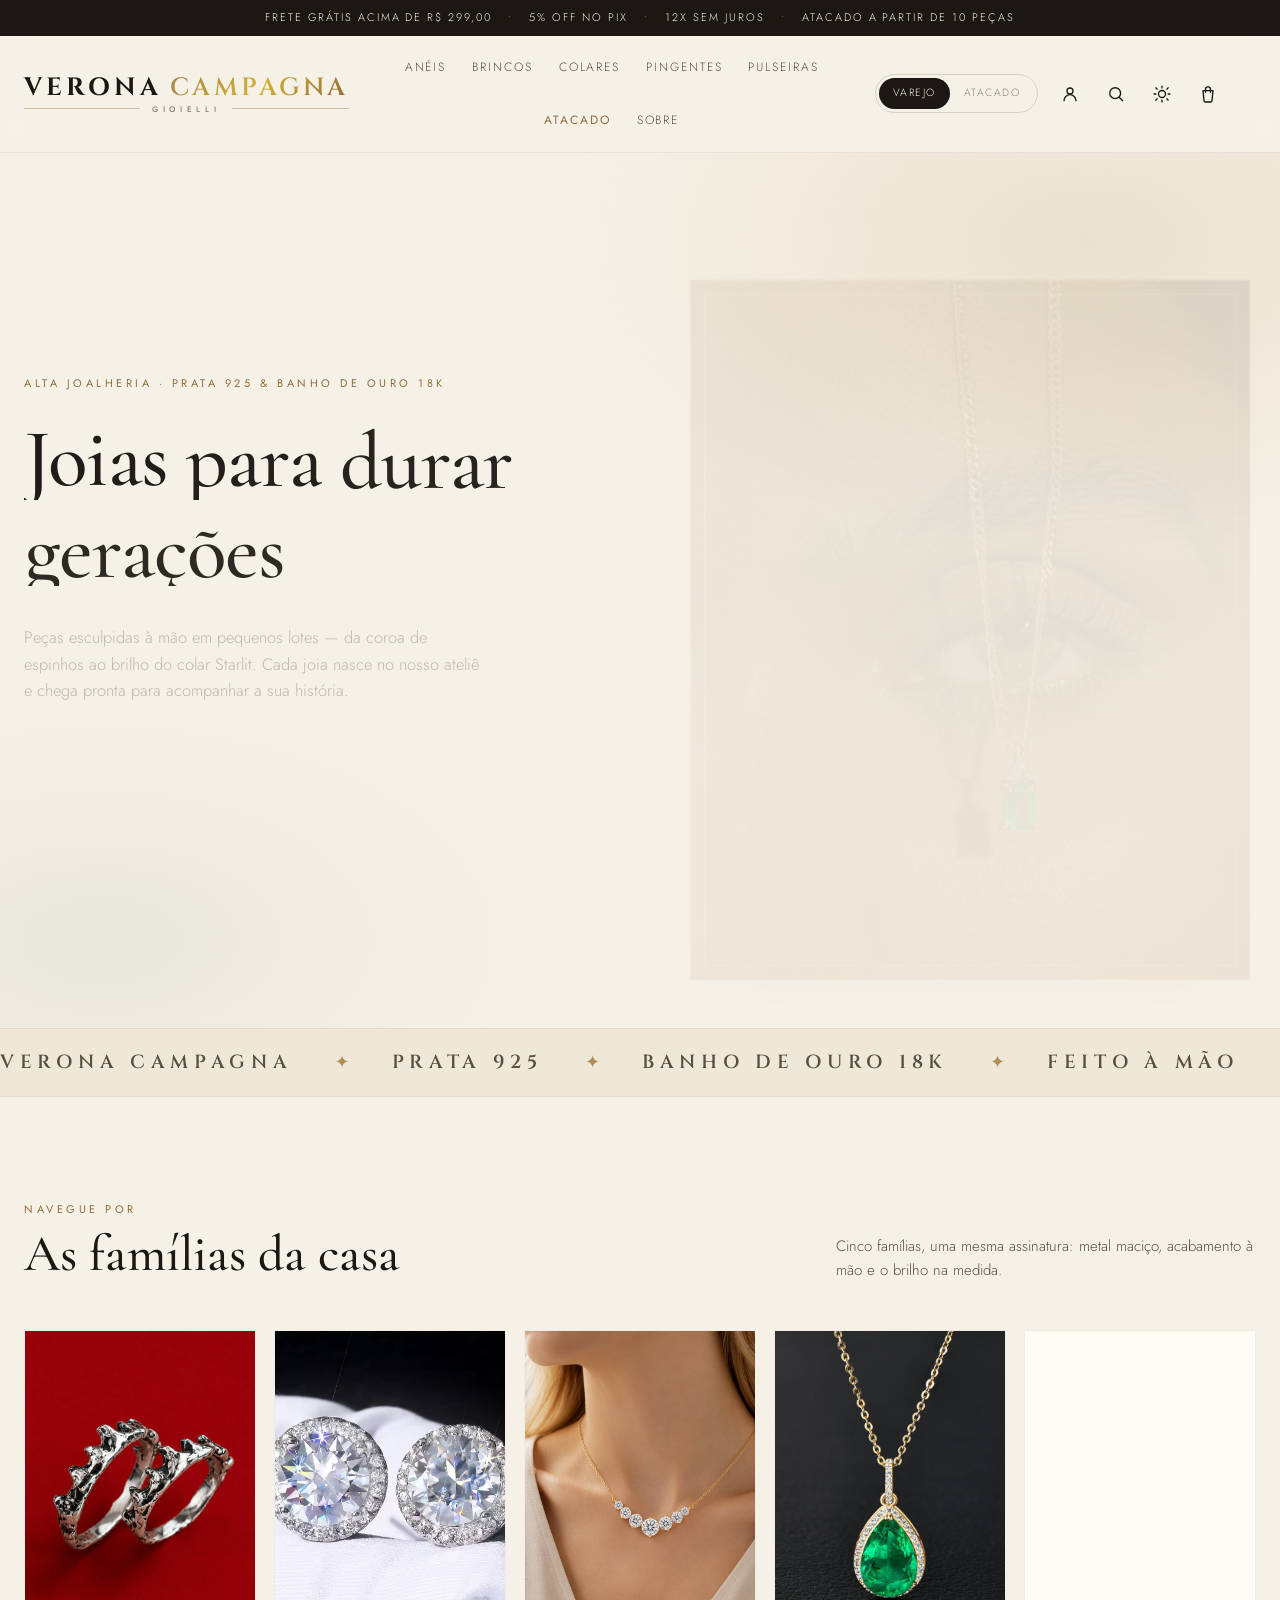
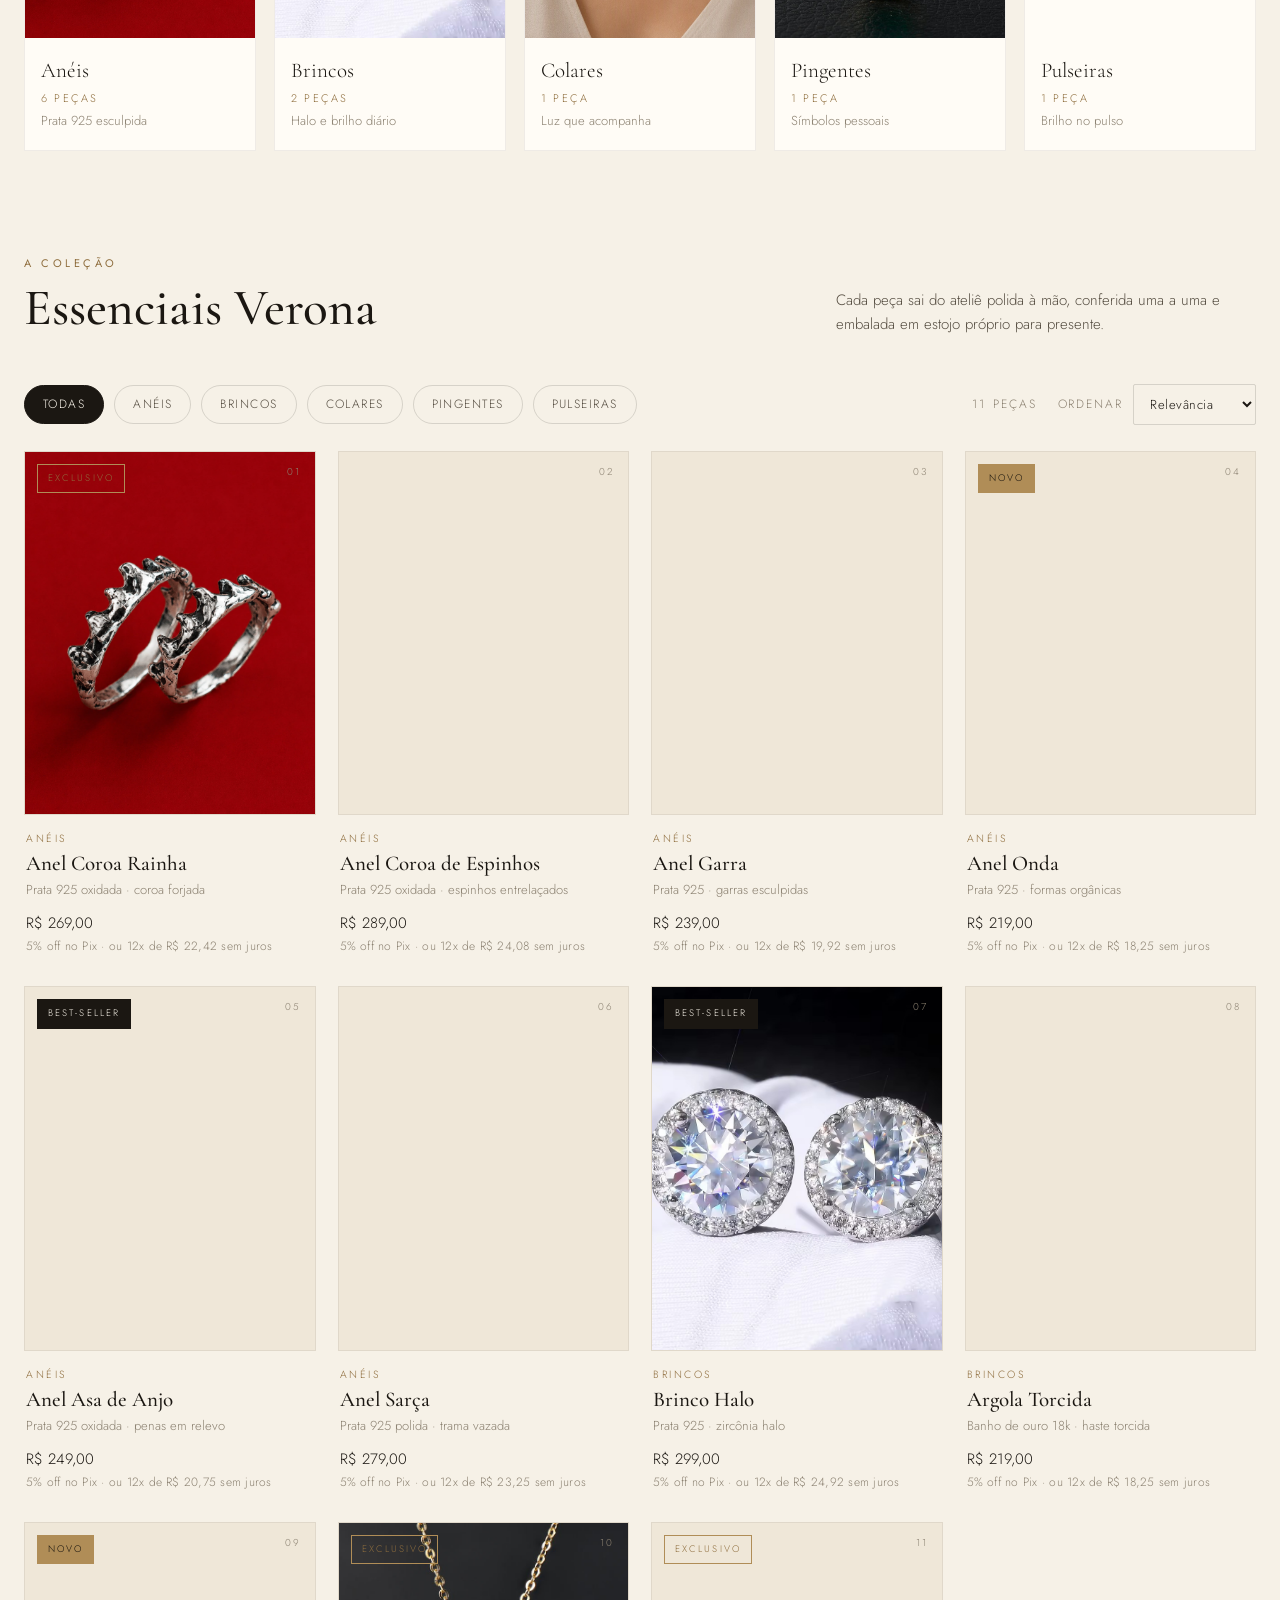
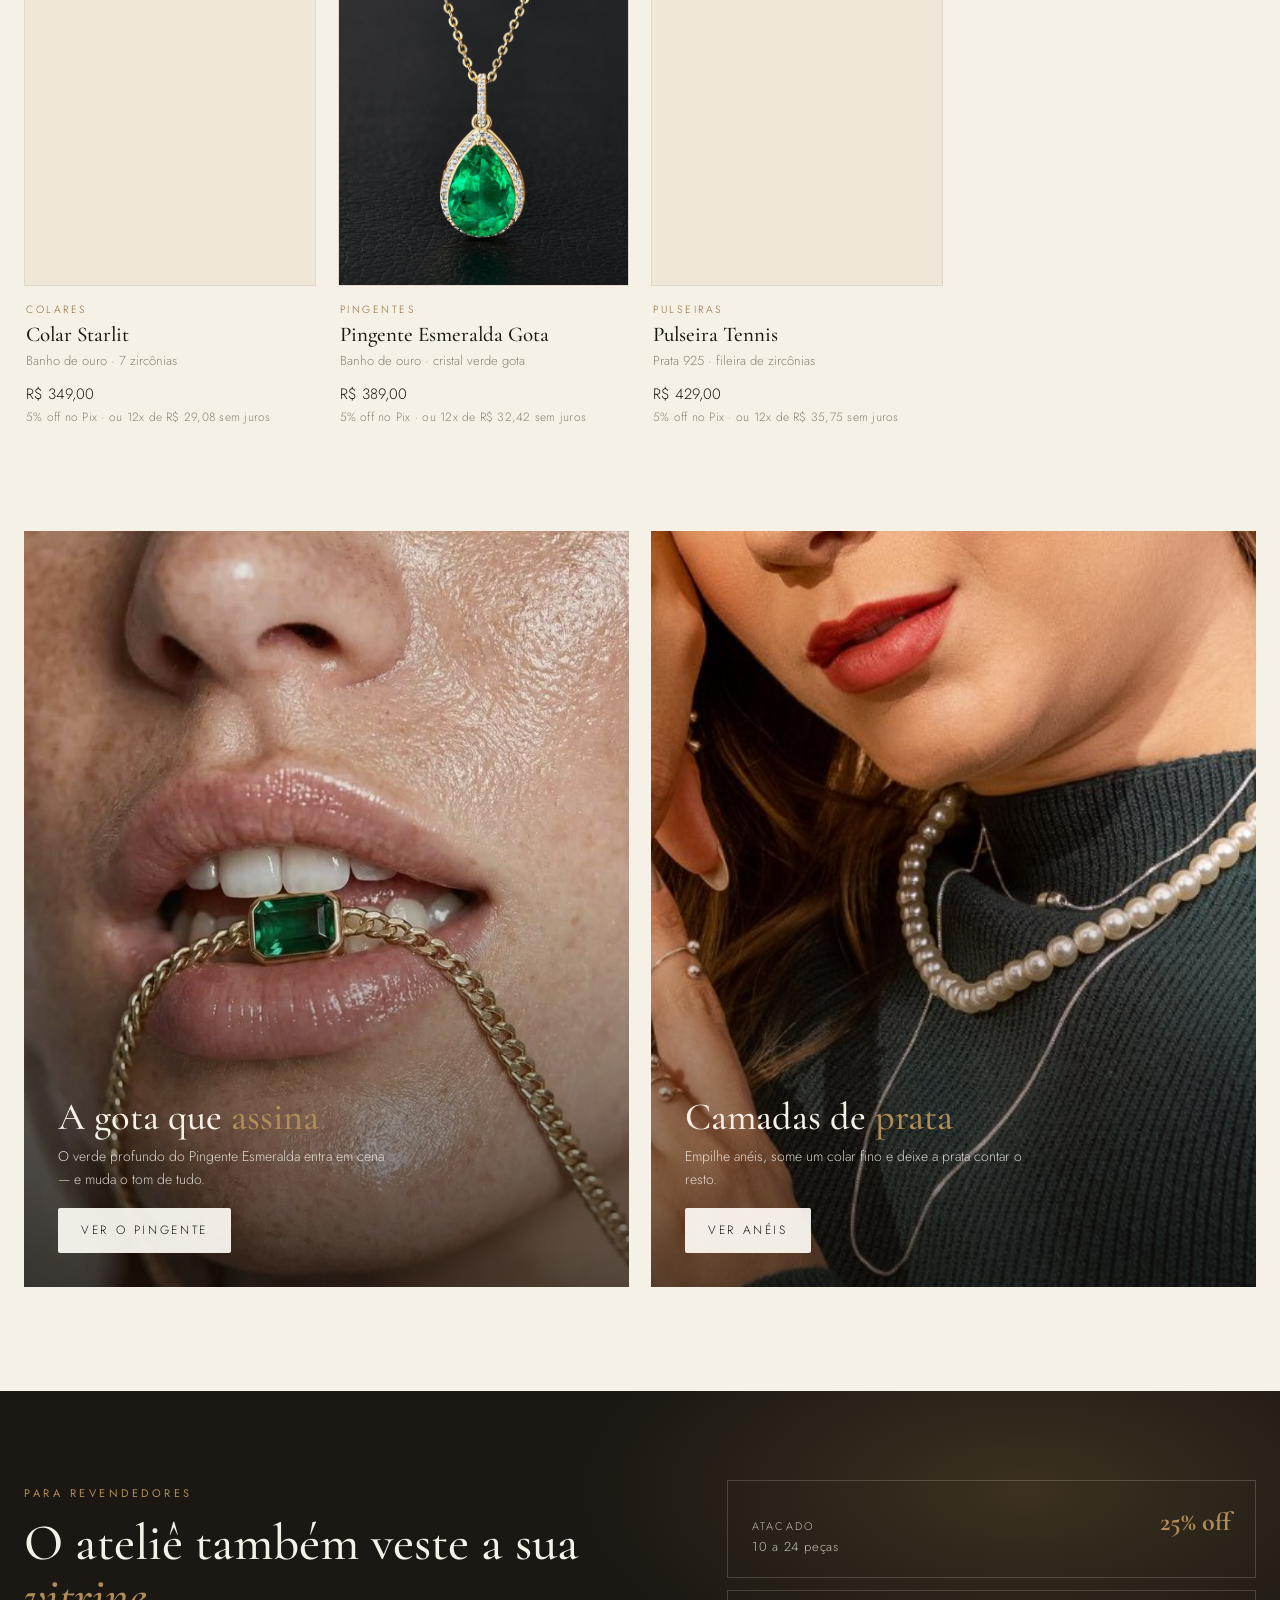
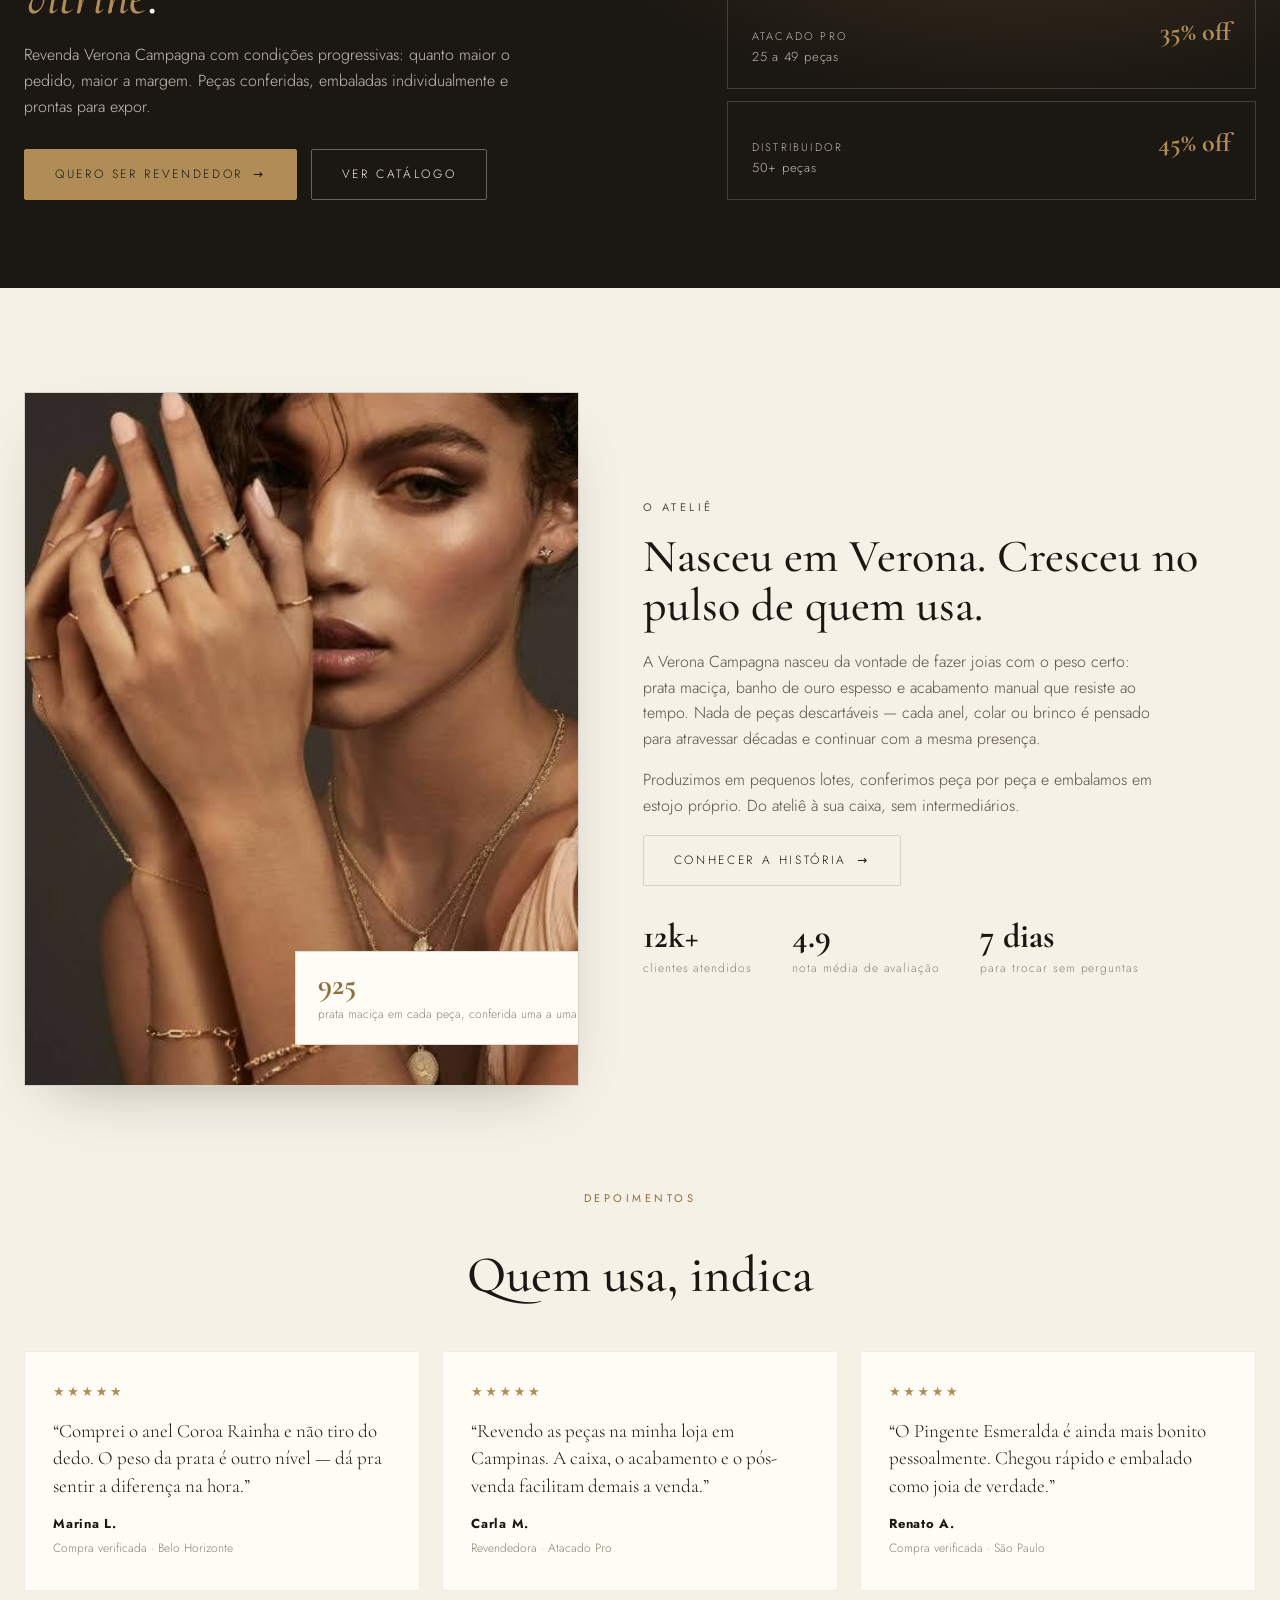
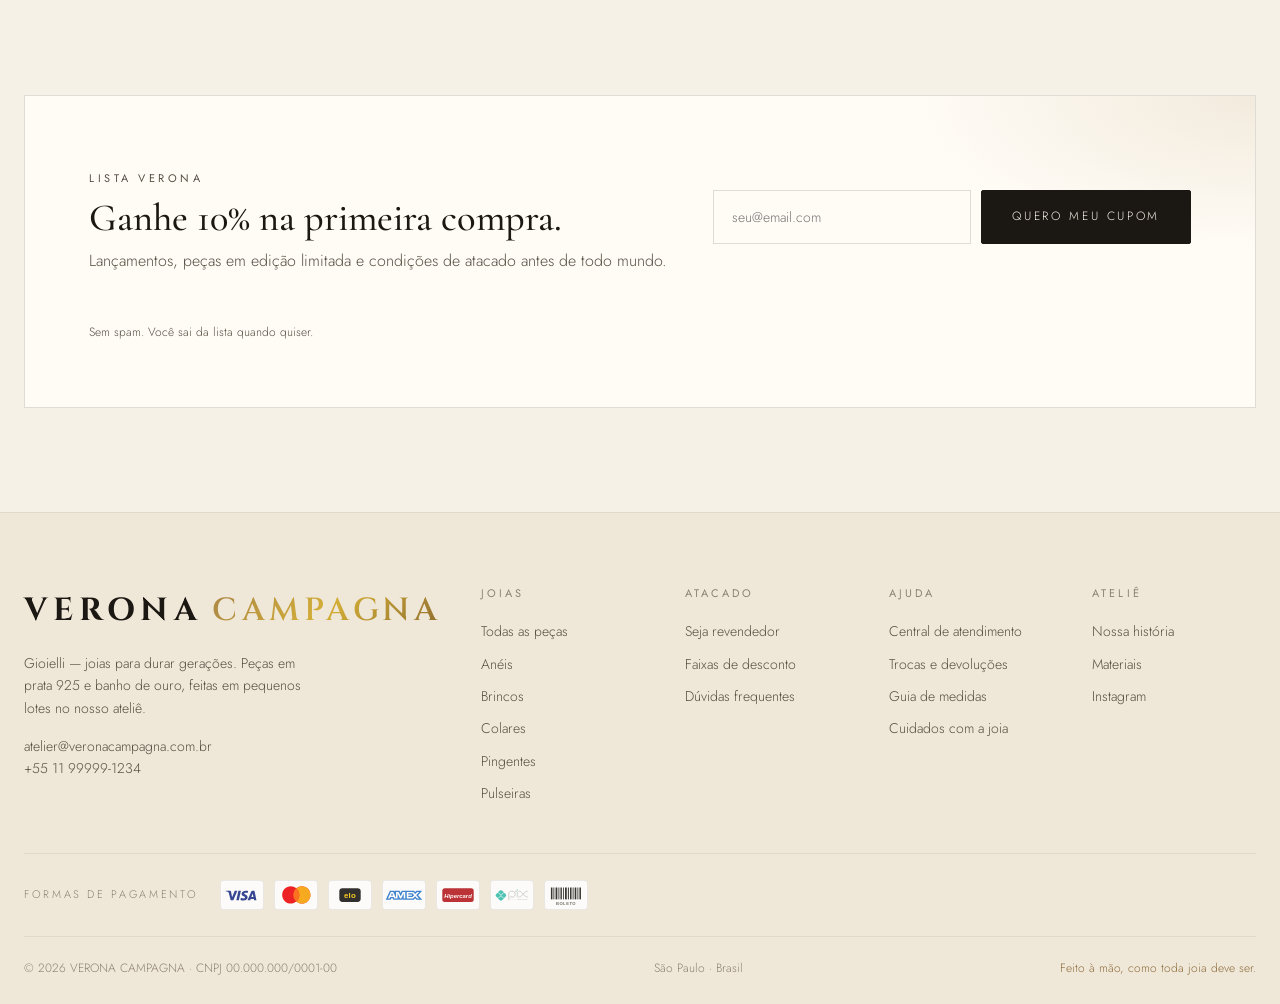
<file: index.html>
<!DOCTYPE html>
<html lang="pt-BR">
<head>
  <meta charset="UTF-8">
  <meta name="viewport" content="width=device-width, initial-scale=1">
  <meta name="theme-color" content="#F6F1E7" media="(prefers-color-scheme: light)">
  <meta name="theme-color" content="#100E0B" media="(prefers-color-scheme: dark)">
  <meta name="color-scheme" content="light dark">
  <title>Verona Campagna — Gioielli · Joias em prata 925 e banho de ouro</title>
  <meta name="description" content="Verona Campagna é joalheria autoral: anéis, brincos, colares, pingentes e pulseiras em prata 925 e banho de ouro 18k, feitos à mão em pequenos lotes. Varejo e atacado a partir de 10 peças.">
  <!-- compartilhamento -->
  <meta property="og:type" content="website">
  <meta property="og:site_name" content="VERONA CAMPAGNA">
  <meta property="og:title" content="Verona Campagna — Gioielli">
  <meta property="og:description" content="Joias autorais em prata 925 e banho de ouro 18k. Frete grátis acima de R$ 299 · 5% off no Pix · atacado a partir de 10 peças.">
  <meta property="og:image" content="images/editorial/modelo-4.jpg">
  <meta property="og:locale" content="pt_BR">
  <meta name="twitter:card" content="summary_large_image">
  <link rel="icon" type="image/svg+xml" href="favicon.svg">
  <link rel="preconnect" href="https://fonts.googleapis.com">
  <link rel="preconnect" href="https://fonts.gstatic.com" crossorigin>
  <link href="https://fonts.googleapis.com/css2?family=Cinzel:wght@500;600;700;800&family=Cormorant+Garamond:ital,wght@0,400;0,500;0,600;1,400;1,500&family=Jost:wght@200;300;400;500;600&display=swap" rel="stylesheet">
  <script>
    (function () {
      try {
        var r = document.documentElement;
        var t = localStorage.getItem('vc_theme');
        if (t === 'dark' || t === 'light') r.dataset.theme = t;
        else r.dataset.theme = matchMedia('(prefers-color-scheme: dark)').matches ? 'dark' : 'light';
        if (localStorage.getItem('vc_intro_v1') === '1') r.classList.add('cached');
      } catch (e) {}
    })();
  </script>
  <link rel="stylesheet" href="styles.css">
</head>
<body data-page="home">
  <a class="skip" href="#main">Pular para o conteúdo</a>
  <div id="siteHeader"></div>

  <main id="main">
    <!-- ============ HERO ============ -->
    <section class="hero" id="top">
      <div class="wrap hero-grid">
        <div class="hero-copy">
          <span class="eyebrow">Alta joalheria · prata 925 &amp; banho de ouro 18k</span>
          <h1 class="hero-title" data-split>Joias para <em>durar</em> gerações</h1>
          <p class="hero-sub">Peças esculpidas à mão em pequenos lotes — da coroa de espinhos ao brilho do colar Starlit. Cada joia nasce no nosso ateliê e chega pronta para acompanhar a sua história.</p>
          <div class="hero-cta">
            <a class="btn btn-dark" href="catalogo.html">Explorar joias <span class="arr">→</span></a>
            <a class="btn btn-ghost" href="atacado.html">Comprar no atacado</a>
          </div>
          <p class="hero-note">Frete grátis acima de R$ 299 · 5% off no Pix · troca em até 7 dias</p>
        </div>

        <div class="hero-media">
          <div class="hero-frame">
            <img src="images/editorial/modelo-4.jpg" alt="Modelo usando joias Verona Campagna" fetchpriority="high" decoding="async">
          </div>
          <div class="hero-badge">
            <strong>Feito à mão <i>·</i> pequenos lotes</strong>
            <span>Prata 925 maciça · banho de ouro 18k</span>
          </div>
        </div>
      </div>
    </section>

    <!-- ============ MARQUEE ============ -->
    <div class="marquee" aria-hidden="true">
      <div class="marquee-track">
        <div class="marquee-group">
          <span>Verona Campagna</span><i>✦</i>
          <span>Prata 925</span><i>✦</i>
          <span>Banho de ouro 18k</span><i>✦</i>
          <span>Feito à mão</span><i>✦</i>
        </div>
        <div class="marquee-group">
          <span>Verona Campagna</span><i>✦</i>
          <span>Prata 925</span><i>✦</i>
          <span>Banho de ouro 18k</span><i>✦</i>
          <span>Feito à mão</span><i>✦</i>
        </div>
      </div>
    </div>

    <!-- ============ CATEGORIAS ============ -->
    <section class="section" id="categorias">
      <div class="wrap">
        <div class="section-head">
          <div>
            <p class="eyebrow" data-reveal>Navegue por</p>
            <h2 data-reveal>As famílias da casa</h2>
          </div>
          <p class="section-sub" data-reveal>Cinco famílias, uma mesma assinatura: metal maciço, acabamento à mão e o brilho na medida.</p>
        </div>
        <div class="cat-grid" id="catGrid"></div>
      </div>
    </section>

    <!-- ============ COLEÇÃO ============ -->
    <section class="section" id="colecao" style="padding-top:0">
      <div class="wrap">
        <div class="section-head">
          <div>
            <p class="eyebrow" data-reveal id="collectionEyebrow">A coleção</p>
            <h2 data-reveal>Essenciais Verona</h2>
          </div>
          <p class="section-sub" data-reveal>Cada peça sai do ateliê polida à mão, conferida uma a uma e embalada em estojo próprio para presente.</p>
        </div>

        <div class="collection-tools" data-reveal>
          <div class="filters" id="filters" role="group" aria-label="Filtrar por categoria">
            <button class="chip is-active" data-filter="all" type="button">Todas</button>
            <button class="chip" data-filter="aneis" type="button">Anéis</button>
            <button class="chip" data-filter="brincos" type="button">Brincos</button>
            <button class="chip" data-filter="colares" type="button">Colares</button>
            <button class="chip" data-filter="pingentes" type="button">Pingentes</button>
            <button class="chip" data-filter="pulseiras" type="button">Pulseiras</button>
          </div>
          <div class="collection-right">
            <span class="collection-count" id="collectionCount"></span>
            <label class="sort-wrap">
              <span class="sort-label">Ordenar</span>
              <select class="sort-select" id="sortSelect" aria-label="Ordenar joias">
                <option value="relevancia">Relevância</option>
                <option value="novidades">Novidades</option>
                <option value="menor">Menor preço</option>
                <option value="maior">Maior preço</option>
              </select>
            </label>
          </div>
        </div>

        <div class="grid" id="grid"></div>
      </div>
    </section>

    <!-- ============ EDITORIAL DUO ============ -->
    <section class="section" style="padding-top:0">
      <div class="wrap duo">
        <article class="duo-card" data-reveal>
          <img src="images/editorial/modelo-3.jpg" alt="Pingente de cristal esmeralda em close" loading="lazy" decoding="async" data-parallax="6">
          <div class="duo-veil" aria-hidden="true"></div>
          <div class="duo-copy">
            <h2>A gota que <strong>assina</strong></h2>
            <p>O verde profundo do Pingente Esmeralda entra em cena — e muda o tom de tudo.</p>
            <a class="btn btn-media" href="produto.html?id=pingente-esmeralda">Ver o pingente</a>
          </div>
        </article>
        <article class="duo-card" data-reveal>
          <img src="images/editorial/modelo-2.jpg" alt="Camadas de prata e anéis sobrepostos" loading="lazy" decoding="async" data-parallax="6">
          <div class="duo-veil" aria-hidden="true"></div>
          <div class="duo-copy">
            <h2>Camadas de <strong>prata</strong></h2>
            <p>Empilhe anéis, some um colar fino e deixe a prata contar o resto.</p>
            <a class="btn btn-media" href="catalogo.html?cat=aneis">Ver anéis</a>
          </div>
        </article>
      </div>
    </section>

    <!-- ============ ATACADO ============ -->
    <section class="wholesale-band" id="atacado">
      <div class="wrap wb-grid">
        <div class="wb-copy" data-reveal>
          <span class="eyebrow">Para revendedores</span>
          <h2>O ateliê também veste a sua <em>vitrine</em>.</h2>
          <p>Revenda Verona Campagna com condições progressivas: quanto maior o pedido, maior a margem. Peças conferidas, embaladas individualmente e prontas para expor.</p>
          <div class="wb-cta">
            <a class="btn btn-gold" href="atacado.html">Quero ser revendedor <span class="arr">→</span></a>
            <a class="btn btn-ghost" href="catalogo.html">Ver catálogo</a>
          </div>
        </div>
        <div class="wb-tiers" data-reveal>
          <div class="wb-tier"><span><em>Atacado</em><br>10 a 24 peças</span><strong>25% off</strong></div>
          <div class="wb-tier"><span><em>Atacado Pro</em><br>25 a 49 peças</span><strong>35% off</strong></div>
          <div class="wb-tier"><span><em>Distribuidor</em><br>50+ peças</span><strong>45% off</strong></div>
        </div>
      </div>
    </section>

    <!-- ============ SOBRE ============ -->
    <section class="section" id="sobre">
      <div class="wrap about-grid">
        <div class="about-media" data-reveal>
          <img src="images/editorial/modelo-1.jpg" alt="Mãos com anéis e colares Verona Campagna" loading="lazy" decoding="async">
          <div class="about-card">
            <strong>925</strong>
            <span>prata maciça em cada peça, conferida uma a uma</span>
          </div>
        </div>
        <div class="about-copy">
          <p class="eyebrow" data-reveal>O ateliê</p>
          <h2 data-reveal>Nasceu em Verona. Cresceu no pulso de quem usa.</h2>
          <p data-reveal>A Verona Campagna nasceu da vontade de fazer joias com o peso certo: prata maciça, banho de ouro espesso e acabamento manual que resiste ao tempo. Nada de peças descartáveis — cada anel, colar ou brinco é pensado para atravessar décadas e continuar com a mesma presença.</p>
          <p data-reveal>Produzimos em pequenos lotes, conferimos peça por peça e embalamos em estojo próprio. Do ateliê à sua caixa, sem intermediários.</p>
          <div class="about-cta">
            <a class="btn btn-ghost" href="sobre.html">Conhecer a história <span class="arr">→</span></a>
          </div>
          <ul class="about-stats" data-reveal>
            <li><strong>12k+</strong><span>clientes atendidos</span></li>
            <li><strong>4.9</strong><span>nota média de avaliação</span></li>
            <li><strong>7 dias</strong><span>para trocar sem perguntas</span></li>
          </ul>
        </div>
      </div>
    </section>

    <!-- ============ DEPOIMENTOS ============ -->
    <section class="section" style="padding-top:0">
      <div class="wrap">
        <div class="section-head center">
          <p class="eyebrow" data-reveal>Depoimentos</p>
          <h2 data-reveal>Quem usa, indica</h2>
        </div>
        <div class="reviews-grid">
          <figure class="review" data-reveal>
            <div class="stars" aria-label="5 de 5 estrelas">★★★★★</div>
            <blockquote>“Comprei o anel Coroa Rainha e não tiro do dedo. O peso da prata é outro nível — dá pra sentir a diferença na hora.”</blockquote>
            <figcaption><strong>Marina L.</strong><span>Compra verificada · Belo Horizonte</span></figcaption>
          </figure>
          <figure class="review" data-reveal>
            <div class="stars" aria-label="5 de 5 estrelas">★★★★★</div>
            <blockquote>“Revendo as peças na minha loja em Campinas. A caixa, o acabamento e o pós-venda facilitam demais a venda.”</blockquote>
            <figcaption><strong>Carla M.</strong><span>Revendedora · Atacado Pro</span></figcaption>
          </figure>
          <figure class="review" data-reveal>
            <div class="stars" aria-label="5 de 5 estrelas">★★★★★</div>
            <blockquote>“O Pingente Esmeralda é ainda mais bonito pessoalmente. Chegou rápido e embalado como joia de verdade.”</blockquote>
            <figcaption><strong>Renato A.</strong><span>Compra verificada · São Paulo</span></figcaption>
          </figure>
        </div>
      </div>
    </section>

    <!-- ============ NEWSLETTER ============ -->
    <section class="section" style="padding-top:0">
      <div class="wrap">
        <div class="news-card" data-reveal>
          <div>
            <p class="eyebrow">Lista Verona</p>
            <h2>Ganhe 10% na primeira compra.</h2>
            <p>Lançamentos, peças em edição limitada e condições de atacado antes de todo mundo.</p>
          </div>
          <form class="news-form" id="newsForm" novalidate>
            <input type="email" id="newsEmail" name="email" placeholder="seu@email.com" autocomplete="email" required aria-label="Seu e-mail">
            <button class="btn btn-dark" type="submit">Quero meu cupom</button>
          </form>
          <p class="news-note" id="newsNote" style="grid-column:1/-1">Sem spam. Você sai da lista quando quiser.</p>
        </div>
      </div>
    </section>
  </main>

  <div id="siteFooter"></div>
  <div id="siteDrawers"></div>
  <div class="scrim" id="scrim"></div>
  <div class="toast" id="toast" role="status" aria-live="polite"><span></span></div>

  <script src="data.js"></script>
  <script src="theme.js"></script>
  <script src="vendor/three.min.js"></script>
  <script src="intro.js"></script>
  <script src="script.js"></script>
  <script src="vendor/gsap.min.js"></script>
  <script src="vendor/ScrollTrigger.min.js"></script>
  <script src="motion.js"></script>
</body>
</html>
</file>
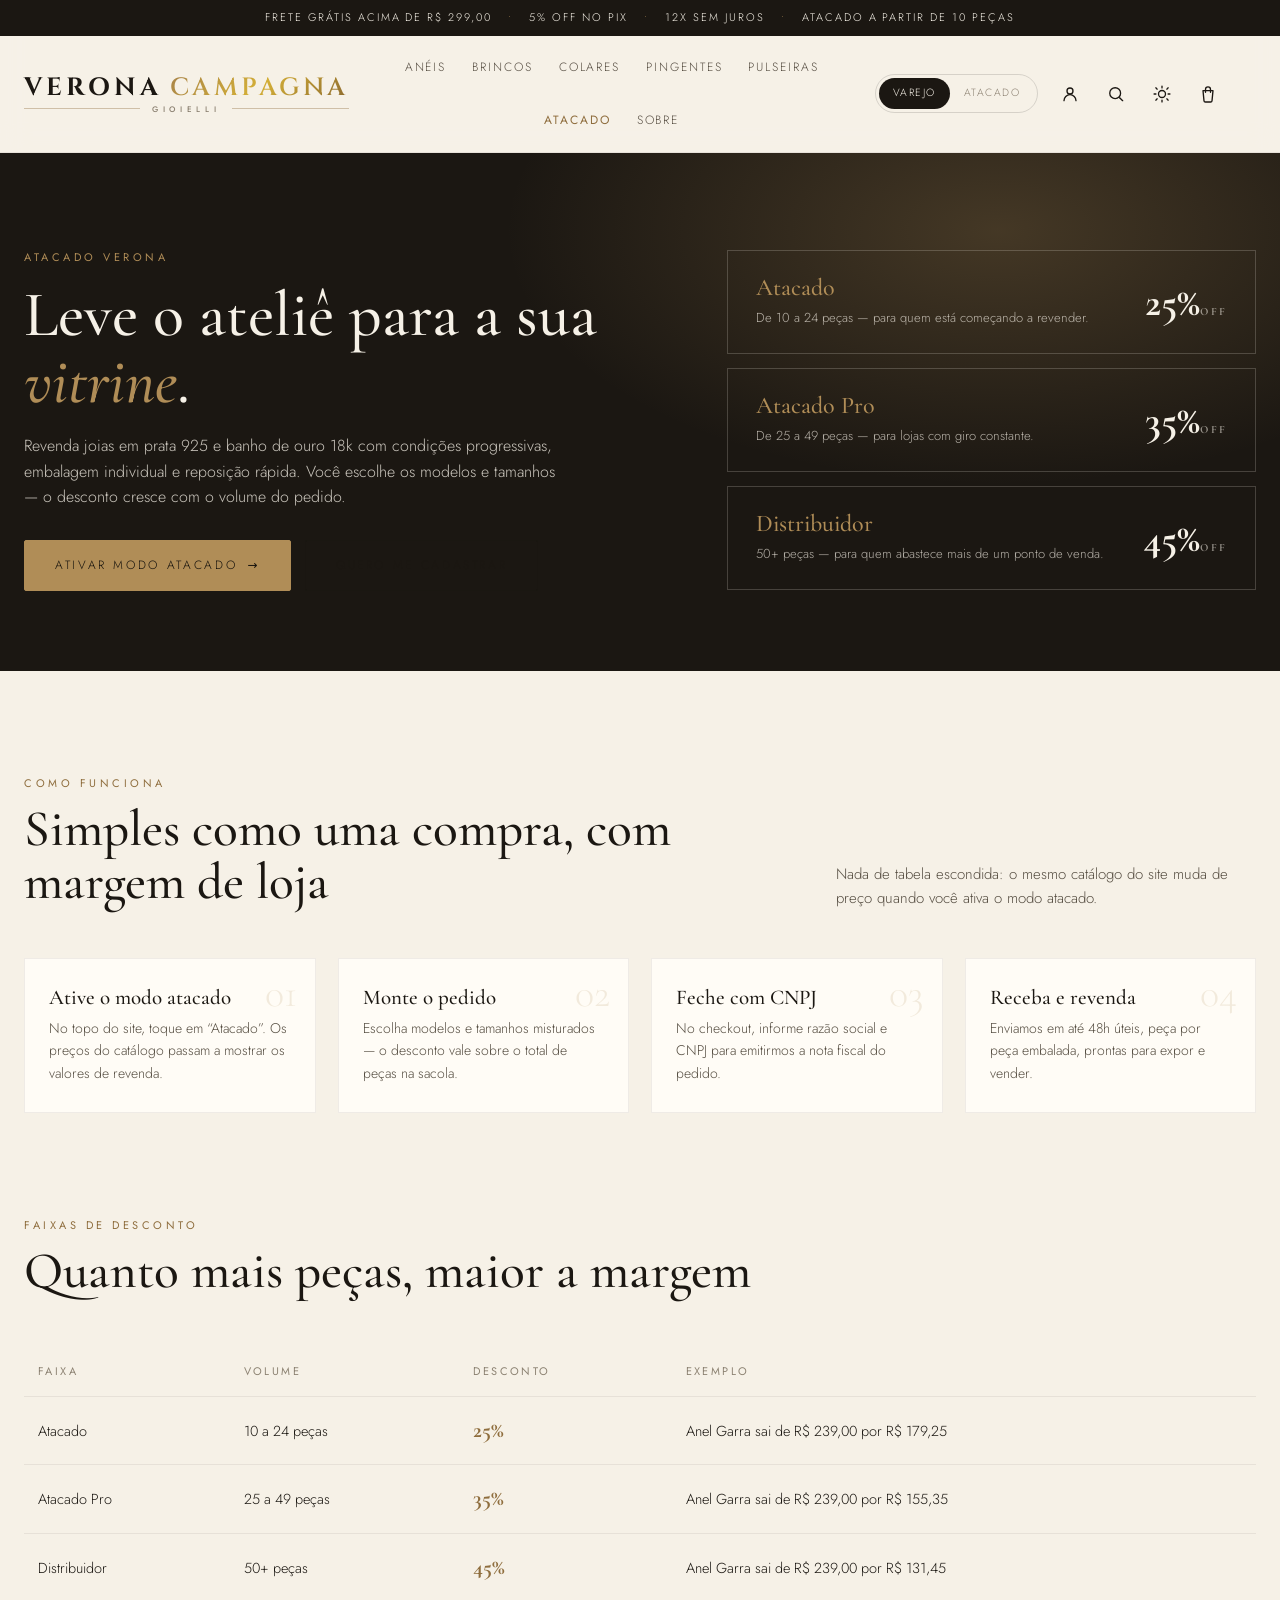
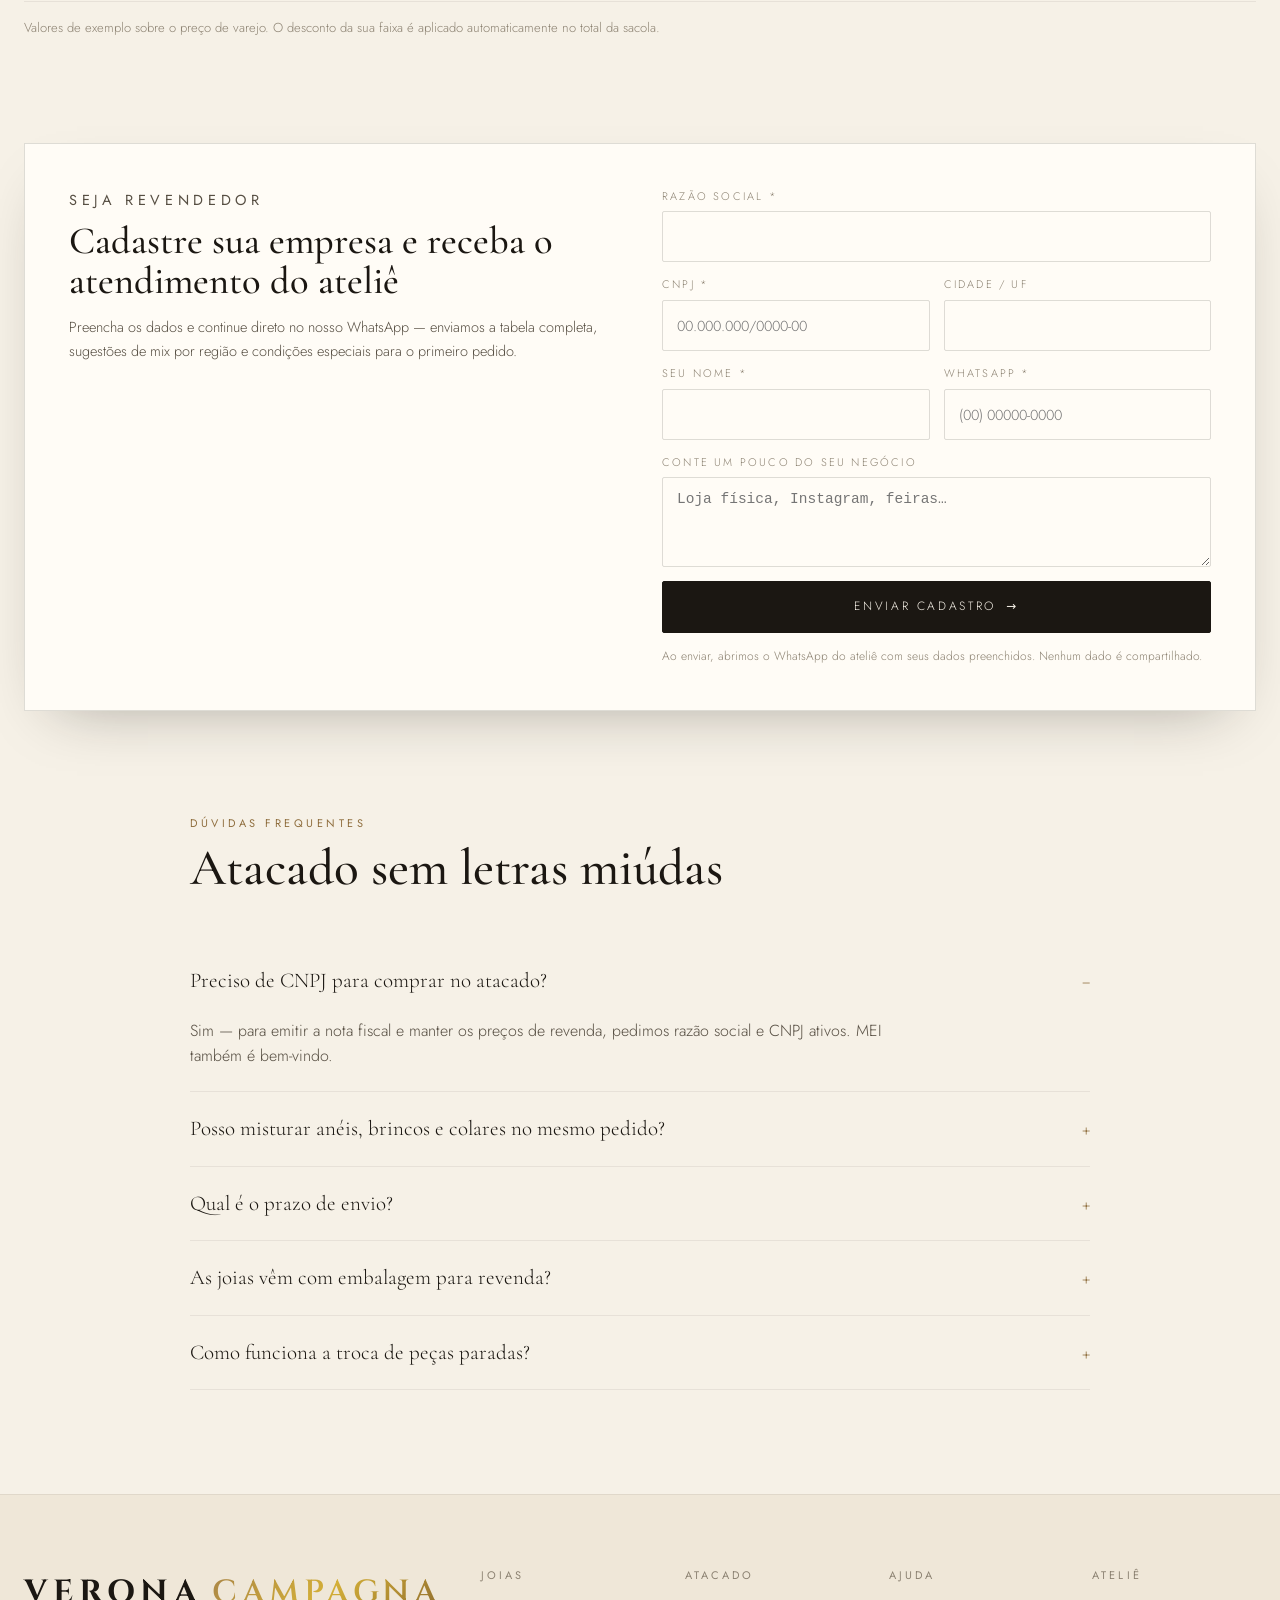
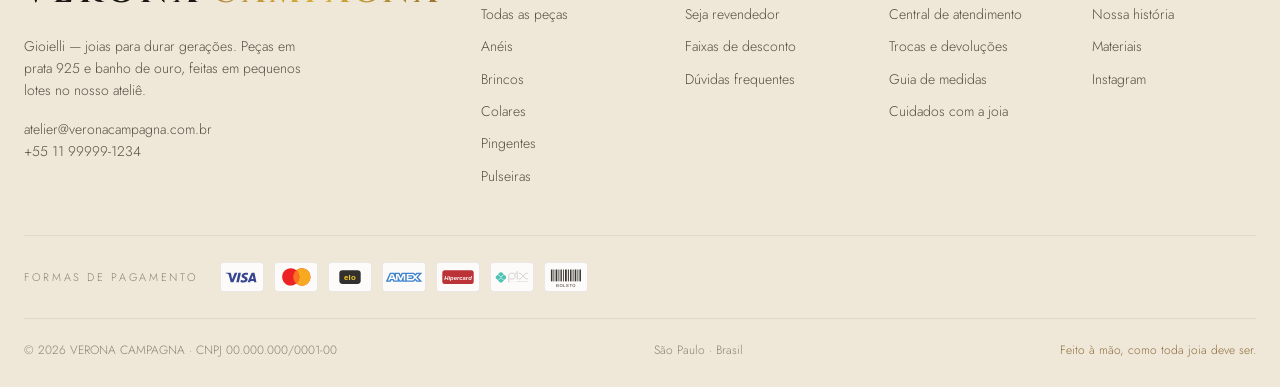
<file: atacado.html>
<!DOCTYPE html>
<html lang="pt-BR">
<head>
  <meta charset="UTF-8">
  <meta name="viewport" content="width=device-width, initial-scale=1">
  <meta name="theme-color" content="#F6F1E7" media="(prefers-color-scheme: light)">
  <meta name="theme-color" content="#100E0B" media="(prefers-color-scheme: dark)">
  <meta name="color-scheme" content="light dark">
  <title>Atacado — Verona Campagna Gioielli</title>
  <meta name="description" content="Revenda Verona Campagna: atacado a partir de 10 peças com até 45% de desconto. Prata 925 e banho de ouro 18k com entrega para todo o Brasil.">
  <meta property="og:type" content="website">
  <meta property="og:site_name" content="VERONA CAMPAGNA">
  <meta property="og:title" content="Atacado — Verona Campagna">
  <meta property="og:description" content="10+ peças 25% off · 25+ peças 35% off · 50+ peças 45% off.">
  <meta property="og:image" content="images/editorial/modelo-3.jpg">
  <meta property="og:locale" content="pt_BR">
  <link rel="icon" type="image/svg+xml" href="favicon.svg">
  <link rel="preconnect" href="https://fonts.googleapis.com">
  <link rel="preconnect" href="https://fonts.gstatic.com" crossorigin>
  <link href="https://fonts.googleapis.com/css2?family=Cinzel:wght@500;600;700;800&family=Cormorant+Garamond:ital,wght@0,400;0,500;0,600;1,400;1,500&family=Jost:wght@200;300;400;500;600&display=swap" rel="stylesheet">
  <script>
    (function () {
      try {
        var r = document.documentElement;
        var t = localStorage.getItem('vc_theme');
        if (t === 'dark' || t === 'light') r.dataset.theme = t;
        else r.dataset.theme = matchMedia('(prefers-color-scheme: dark)').matches ? 'dark' : 'light';
        if (localStorage.getItem('vc_intro_v1') === '1') r.classList.add('cached');
      } catch (e) {}
    })();
  </script>
  <link rel="stylesheet" href="styles.css">
  <link rel="stylesheet" href="pages.css">
</head>
<body data-page="atacado">
  <a class="skip" href="#main">Pular para o conteúdo</a>
  <div id="siteHeader"></div>

  <main id="main">
    <!-- ============ HERO ============ -->
    <section class="ws-hero">
      <div class="wrap ws-hero-inner">
        <div>
          <p class="eyebrow">Atacado Verona</p>
          <h1>Leve o ateliê para a sua <em>vitrine</em>.</h1>
          <p>Revenda joias em prata 925 e banho de ouro 18k com condições progressivas, embalagem individual e reposição rápida. Você escolhe os modelos e tamanhos — o desconto cresce com o volume do pedido.</p>
          <div class="btn-row">
            <button class="btn btn-gold" type="button" id="wsAtivar">Ativar modo atacado <span class="arr">→</span></button>
            <a class="btn btn-ghost" href="#cadastro">Quero me cadastrar</a>
          </div>
        </div>
        <div class="ws-tier-cards">
          <div class="ws-tier-card">
            <h3>Atacado</h3>
            <strong>25%<em>off</em></strong>
            <p>De 10 a 24 peças — para quem está começando a revender.</p>
          </div>
          <div class="ws-tier-card">
            <h3>Atacado Pro</h3>
            <strong>35%<em>off</em></strong>
            <p>De 25 a 49 peças — para lojas com giro constante.</p>
          </div>
          <div class="ws-tier-card">
            <h3>Distribuidor</h3>
            <strong>45%<em>off</em></strong>
            <p>50+ peças — para quem abastece mais de um ponto de venda.</p>
          </div>
        </div>
      </div>
    </section>

    <!-- ============ COMO FUNCIONA ============ -->
    <section class="section">
      <div class="wrap">
        <div class="section-head">
          <div>
            <p class="eyebrow" data-reveal>Como funciona</p>
            <h2 data-reveal>Simples como uma compra, com margem de loja</h2>
          </div>
          <p class="section-sub" data-reveal>Nada de tabela escondida: o mesmo catálogo do site muda de preço quando você ativa o modo atacado.</p>
        </div>
        <div class="ws-steps">
          <article class="ws-step" data-reveal>
            <h3>Ative o modo atacado</h3>
            <p>No topo do site, toque em “Atacado”. Os preços do catálogo passam a mostrar os valores de revenda.</p>
          </article>
          <article class="ws-step" data-reveal>
            <h3>Monte o pedido</h3>
            <p>Escolha modelos e tamanhos misturados — o desconto vale sobre o total de peças na sacola.</p>
          </article>
          <article class="ws-step" data-reveal>
            <h3>Feche com CNPJ</h3>
            <p>No checkout, informe razão social e CNPJ para emitirmos a nota fiscal do pedido.</p>
          </article>
          <article class="ws-step" data-reveal>
            <h3>Receba e revenda</h3>
            <p>Enviamos em até 48h úteis, peça por peça embalada, prontas para expor e vender.</p>
          </article>
        </div>
      </div>
    </section>

    <!-- ============ FAIXAS ============ -->
    <section class="section" id="faixas" style="padding-top:0">
      <div class="wrap">
        <div class="section-head">
          <div>
            <p class="eyebrow" data-reveal>Faixas de desconto</p>
            <h2 data-reveal>Quanto mais peças, maior a margem</h2>
          </div>
        </div>
        <table class="ws-table" data-reveal>
          <thead>
            <tr><th>Faixa</th><th>Volume</th><th>Desconto</th><th>Exemplo</th></tr>
          </thead>
          <tbody>
            <tr>
              <td>Atacado</td><td>10 a 24 peças</td><td><strong>25%</strong></td>
              <td>Anel Garra sai de R$ 239,00 por R$ 179,25</td>
            </tr>
            <tr>
              <td>Atacado Pro</td><td>25 a 49 peças</td><td><strong>35%</strong></td>
              <td>Anel Garra sai de R$ 239,00 por R$ 155,35</td>
            </tr>
            <tr>
              <td>Distribuidor</td><td>50+ peças</td><td><strong>45%</strong></td>
              <td>Anel Garra sai de R$ 239,00 por R$ 131,45</td>
            </tr>
          </tbody>
        </table>
        <p style="margin-top:16px;color:var(--ink-3);font-size:13px" data-reveal>Valores de exemplo sobre o preço de varejo. O desconto da sua faixa é aplicado automaticamente no total da sacola.</p>
      </div>
    </section>

    <!-- ============ CADASTRO ============ -->
    <section class="section" id="cadastro" style="padding-top:0">
      <div class="wrap">
        <div class="ws-form-card" data-reveal>
          <div class="ws-form-copy">
            <p class="eyebrow">Seja revendedor</p>
            <h2>Cadastre sua empresa e receba o atendimento do ateliê</h2>
            <p>Preencha os dados e continue direto no nosso WhatsApp — enviamos a tabela completa, sugestões de mix por região e condições especiais para o primeiro pedido.</p>
          </div>
          <form class="ws-form" id="wsForm" novalidate>
            <div class="field field-full">
              <label for="wsRazao">Razão social *</label>
              <input id="wsRazao" name="razao" autocomplete="organization" required>
            </div>
            <div class="field">
              <label for="wsCnpj">CNPJ *</label>
              <input id="wsCnpj" name="cnpj" inputmode="numeric" placeholder="00.000.000/0000-00" required>
            </div>
            <div class="field">
              <label for="wsCidade">Cidade / UF</label>
              <input id="wsCidade" name="cidade" autocomplete="address-level2">
            </div>
            <div class="field">
              <label for="wsNome">Seu nome *</label>
              <input id="wsNome" name="nome" autocomplete="name" required>
            </div>
            <div class="field">
              <label for="wsZap">WhatsApp *</label>
              <input id="wsZap" name="zap" inputmode="tel" placeholder="(00) 00000-0000" autocomplete="tel" required>
            </div>
            <div class="field field-full">
              <label for="wsObs">Conte um pouco do seu negócio</label>
              <textarea id="wsObs" name="obs" placeholder="Loja física, Instagram, feiras…"></textarea>
            </div>
            <button class="btn btn-dark" type="submit">Enviar cadastro <span class="arr">→</span></button>
            <p class="ws-form-note">Ao enviar, abrimos o WhatsApp do ateliê com seus dados preenchidos. Nenhum dado é compartilhado.</p>
          </form>
        </div>
      </div>
    </section>

    <!-- ============ FAQ ============ -->
    <section class="section" id="duvidas" style="padding-top:0">
      <div class="wrap" style="max-width:900px">
        <div class="section-head">
          <div>
            <p class="eyebrow" data-reveal>Dúvidas frequentes</p>
            <h2 data-reveal>Atacado sem letras miúdas</h2>
          </div>
        </div>
        <div class="ws-faq" data-reveal>
          <details open>
            <summary>Preciso de CNPJ para comprar no atacado?</summary>
            <div class="faq-body">Sim — para emitir a nota fiscal e manter os preços de revenda, pedimos razão social e CNPJ ativos. MEI também é bem-vindo.</div>
          </details>
          <details>
            <summary>Posso misturar anéis, brincos e colares no mesmo pedido?</summary>
            <div class="faq-body">Pode e deve. O desconto é calculado sobre o total de peças da sacola, independentemente dos modelos.</div>
          </details>
          <details>
            <summary>Qual é o prazo de envio?</summary>
            <div class="faq-body">Pedidos confirmados saem do ateliê em até 48h úteis. O prazo de transporte varia de 2 a 7 dias úteis conforme a região; você recebe o código de rastreio por e-mail e WhatsApp.</div>
          </details>
          <details>
            <summary>As joias vêm com embalagem para revenda?</summary>
            <div class="faq-body">Sim. Cada peça vai embalada individualmente em estojo Verona Campagna com porta-joia interno, pronta para vitrine ou entrega ao cliente final.</div>
          </details>
          <details>
            <summary>Como funciona a troca de peças paradas?</summary>
            <div class="faq-body">Peças sem uso podem ser trocadas em até 30 dias por outros modelos, pagando apenas o frete da troca. Fale com o ateliê pelo WhatsApp para organizar.</div>
          </details>
        </div>
      </div>
    </section>
  </main>

  <div id="siteFooter"></div>
  <div id="siteDrawers"></div>
  <div class="scrim" id="scrim"></div>
  <div class="toast" id="toast" role="status" aria-live="polite"><span></span></div>

  <script src="data.js"></script>
  <script src="theme.js"></script>
  <script src="pages.js"></script>
  <script src="vendor/gsap.min.js"></script>
  <script src="vendor/ScrollTrigger.min.js"></script>
  <script src="motion.js"></script>
</body>
</html>
</file>
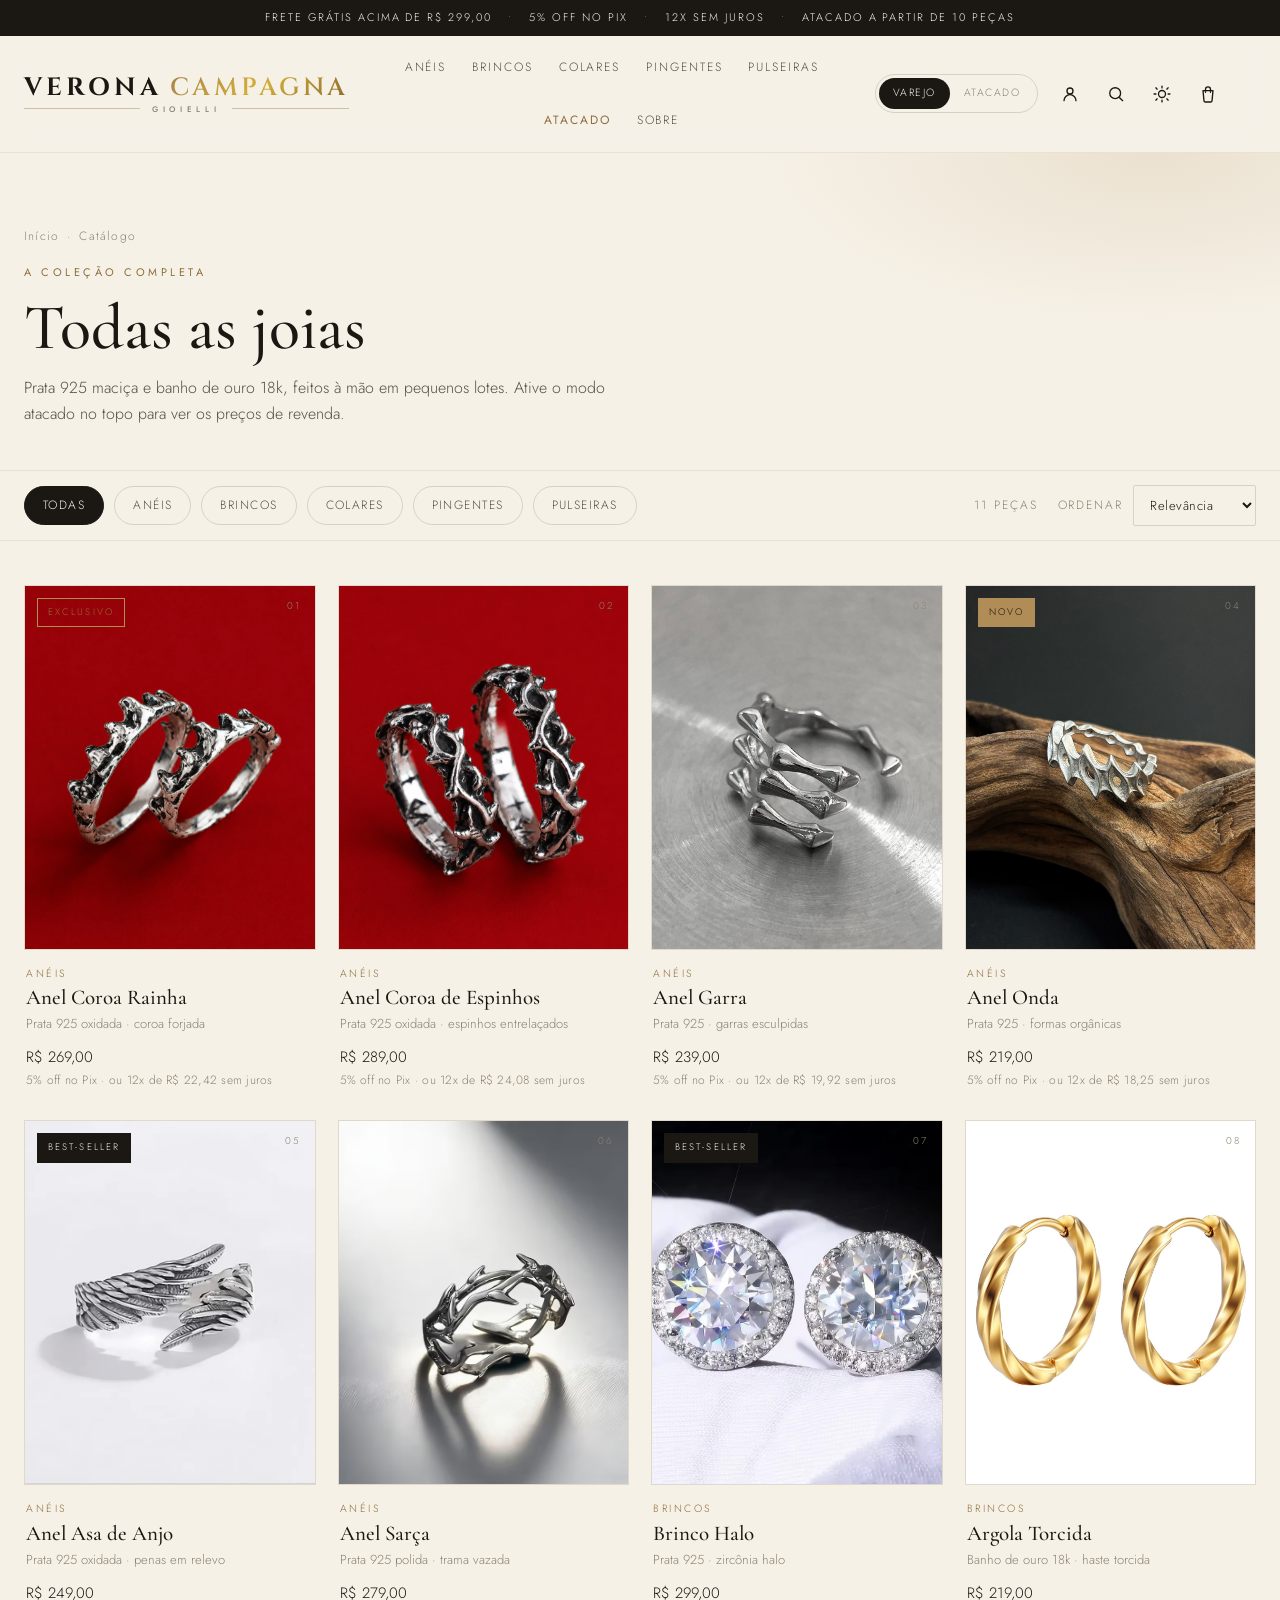
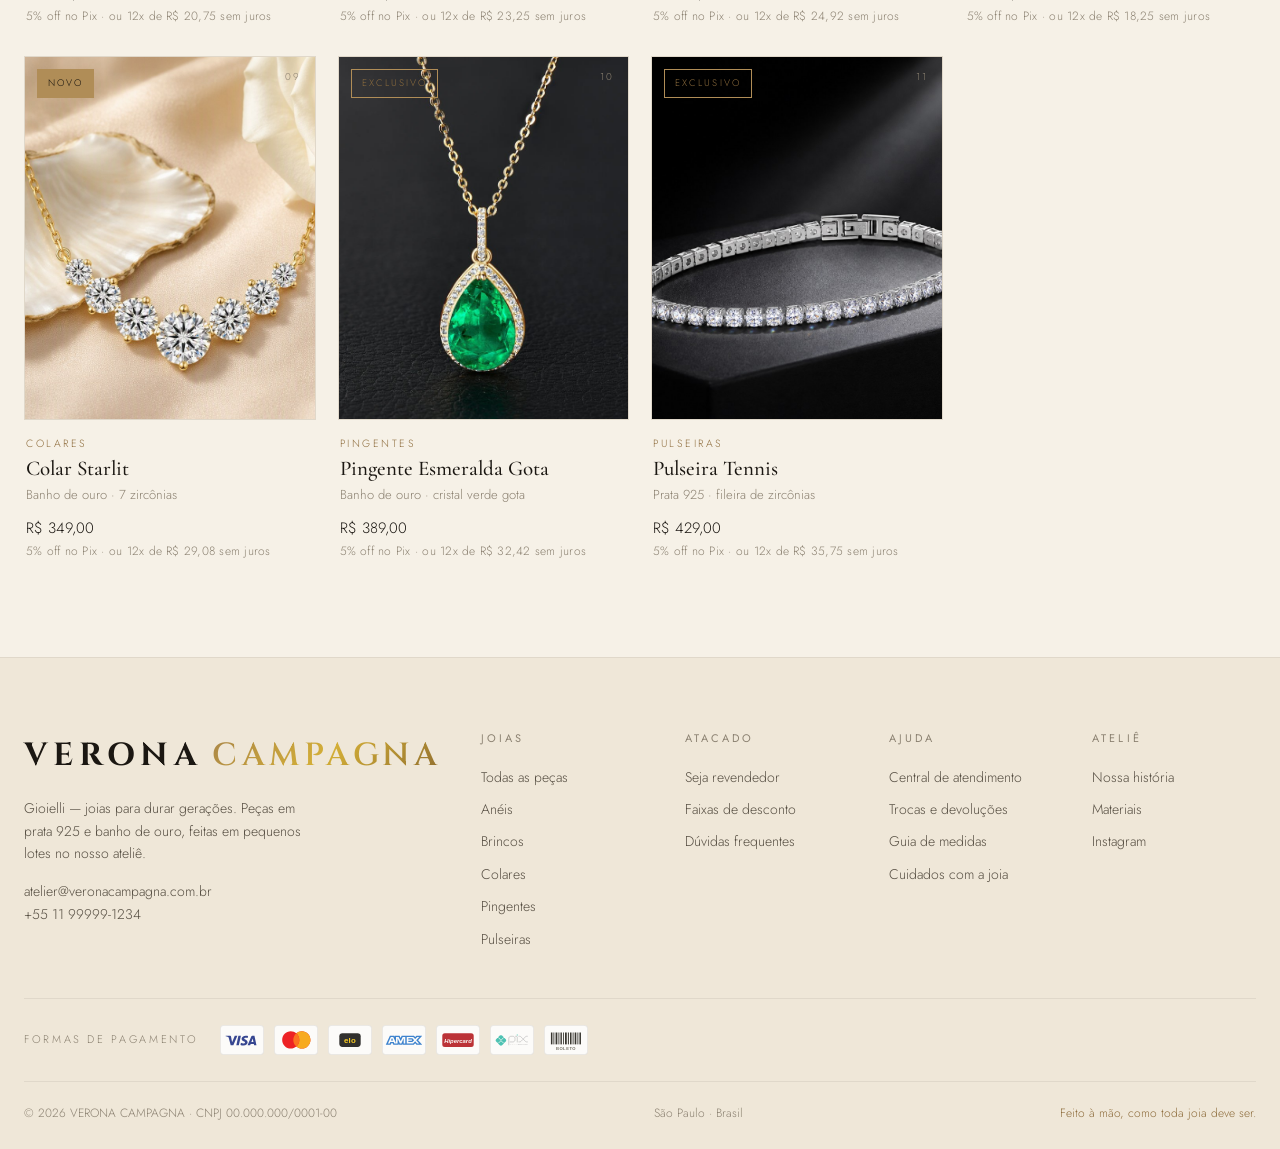
<file: catalogo.html>
<!DOCTYPE html>
<html lang="pt-BR">
<head>
  <meta charset="UTF-8">
  <meta name="viewport" content="width=device-width, initial-scale=1">
  <meta name="theme-color" content="#F6F1E7" media="(prefers-color-scheme: light)">
  <meta name="theme-color" content="#100E0B" media="(prefers-color-scheme: dark)">
  <meta name="color-scheme" content="light dark">
  <title>Catálogo — Verona Campagna Gioielli</title>
  <meta name="description" content="Explore todas as joias Verona Campagna: anéis, brincos, colares, pingentes e pulseiras em prata 925 e banho de ouro 18k. Preços de varejo e atacado.">
  <meta property="og:type" content="website">
  <meta property="og:site_name" content="VERONA CAMPAGNA">
  <meta property="og:title" content="Catálogo — Verona Campagna">
  <meta property="og:description" content="Anéis, brincos, colares, pingentes e pulseiras em prata 925 e banho de ouro 18k.">
  <meta property="og:image" content="images/editorial/modelo-1.jpg">
  <meta property="og:locale" content="pt_BR">
  <link rel="icon" type="image/svg+xml" href="favicon.svg">
  <link rel="preconnect" href="https://fonts.googleapis.com">
  <link rel="preconnect" href="https://fonts.gstatic.com" crossorigin>
  <link href="https://fonts.googleapis.com/css2?family=Cinzel:wght@500;600;700;800&family=Cormorant+Garamond:ital,wght@0,400;0,500;0,600;1,400;1,500&family=Jost:wght@200;300;400;500;600&display=swap" rel="stylesheet">
  <script>
    (function () {
      try {
        var r = document.documentElement;
        var t = localStorage.getItem('vc_theme');
        if (t === 'dark' || t === 'light') r.dataset.theme = t;
        else r.dataset.theme = matchMedia('(prefers-color-scheme: dark)').matches ? 'dark' : 'light';
        if (localStorage.getItem('vc_intro_v1') === '1') r.classList.add('cached');
      } catch (e) {}
    })();
  </script>
  <link rel="stylesheet" href="styles.css">
  <link rel="stylesheet" href="pages.css">
</head>
<body data-page="catalogo">
  <a class="skip" href="#main">Pular para o conteúdo</a>
  <div id="siteHeader"></div>

  <main id="main">
    <section class="page-hero">
      <div class="wrap">
        <p class="crumbs"><a href="index.html">Início</a><span>Catálogo</span></p>
        <p class="eyebrow" id="catEyebrow">Todas as joias</p>
        <h1 id="catTitle">Catálogo</h1>
        <p class="page-sub" id="catSub">Prata 925 maciça e banho de ouro 18k, feitos à mão em pequenos lotes. Ative o modo atacado no topo para ver os preços de revenda.</p>
      </div>
    </section>

    <div class="cat-toolbar">
      <div class="wrap cat-toolbar-inner">
        <div class="filters" id="filters" role="group" aria-label="Filtrar por categoria">
          <button class="chip is-active" data-filter="all" type="button">Todas</button>
          <button class="chip" data-filter="aneis" type="button">Anéis</button>
          <button class="chip" data-filter="brincos" type="button">Brincos</button>
          <button class="chip" data-filter="colares" type="button">Colares</button>
          <button class="chip" data-filter="pingentes" type="button">Pingentes</button>
          <button class="chip" data-filter="pulseiras" type="button">Pulseiras</button>
        </div>
        <div class="collection-right">
          <span class="cat-count" id="catCount"></span>
          <label class="sort-wrap">
            <span class="sort-label">Ordenar</span>
            <select class="sort-select" id="sortSelect" aria-label="Ordenar joias">
              <option value="relevancia">Relevância</option>
              <option value="novidades">Novidades</option>
              <option value="menor">Menor preço</option>
              <option value="maior">Maior preço</option>
            </select>
          </label>
        </div>
      </div>
    </div>

    <section class="cat-section">
      <div class="wrap">
        <div class="grid" id="grid"></div>
      </div>
    </section>
  </main>

  <div id="siteFooter"></div>
  <div id="siteDrawers"></div>
  <div class="scrim" id="scrim"></div>
  <div class="toast" id="toast" role="status" aria-live="polite"><span></span></div>

  <script src="data.js"></script>
  <script src="theme.js"></script>
  <script src="pages.js"></script>
  <script src="vendor/gsap.min.js"></script>
  <script src="vendor/ScrollTrigger.min.js"></script>
  <script src="motion.js"></script>
</body>
</html>
</file>
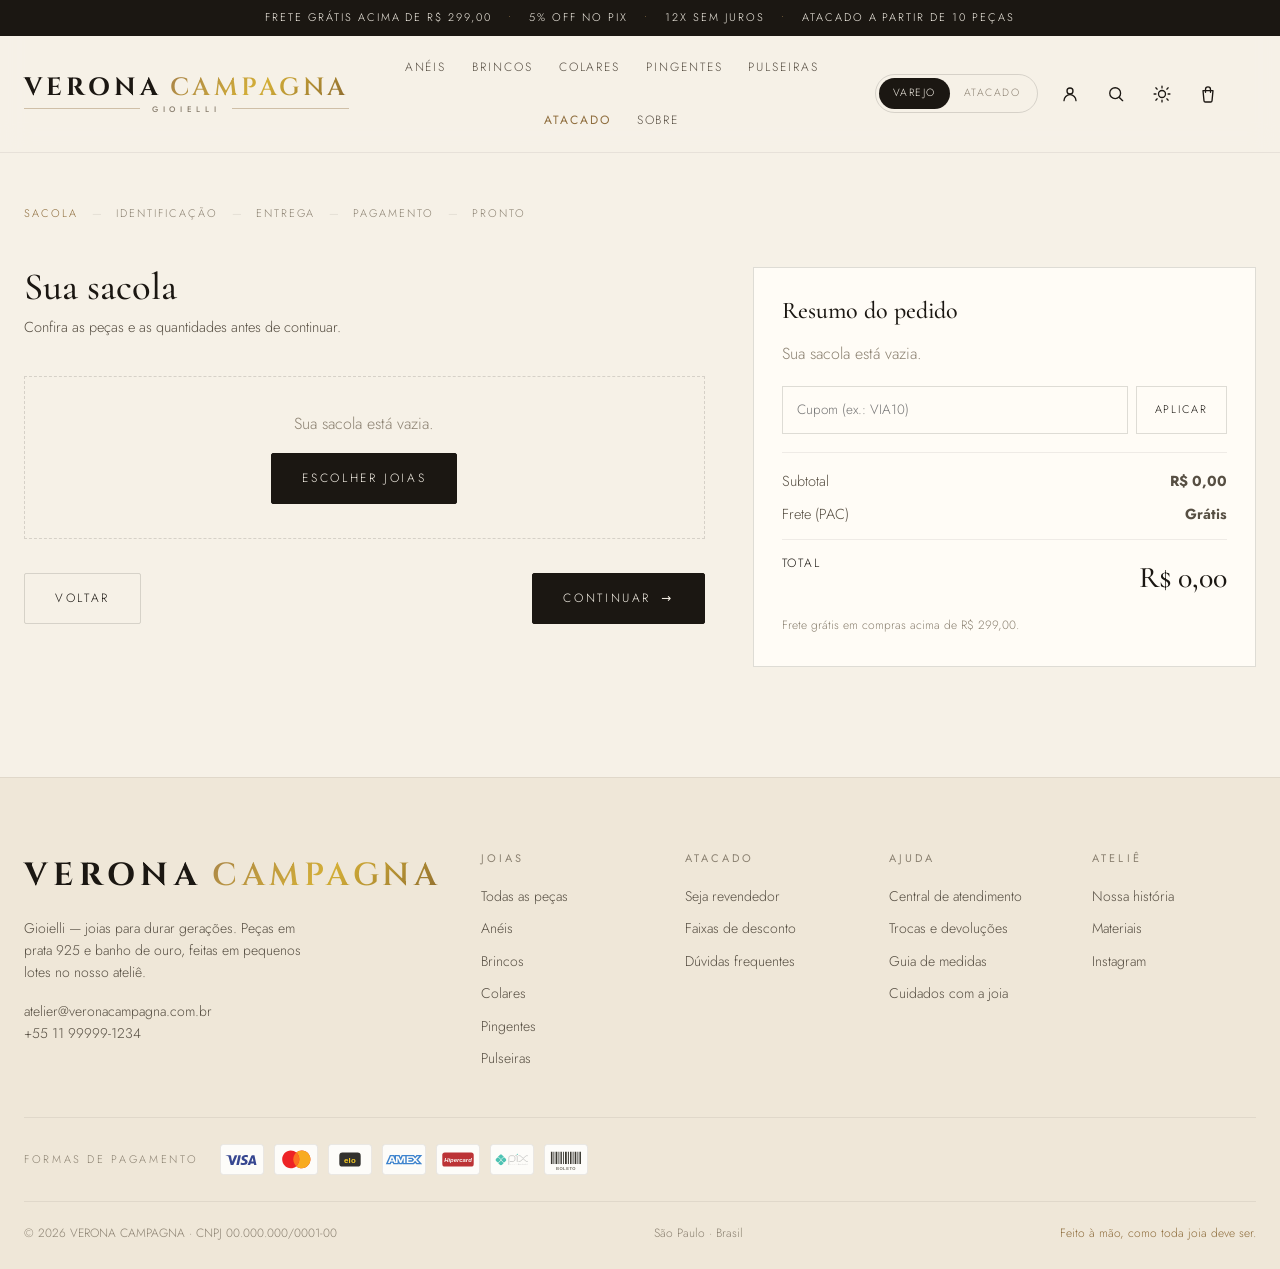
<file: checkout.html>
<!DOCTYPE html>
<html lang="pt-BR">
<head>
  <meta charset="UTF-8">
  <meta name="viewport" content="width=device-width, initial-scale=1">
  <meta name="theme-color" content="#F6F1E7" media="(prefers-color-scheme: light)">
  <meta name="theme-color" content="#100E0B" media="(prefers-color-scheme: dark)">
  <meta name="color-scheme" content="light dark">
  <title>Checkout — Verona Campagna Gioielli</title>
  <meta name="robots" content="noindex">
  <link rel="icon" type="image/svg+xml" href="favicon.svg">
  <link rel="preconnect" href="https://fonts.googleapis.com">
  <link rel="preconnect" href="https://fonts.gstatic.com" crossorigin>
  <link href="https://fonts.googleapis.com/css2?family=Cinzel:wght@500;600;700;800&family=Cormorant+Garamond:ital,wght@0,400;0,500;0,600;1,400;1,500&family=Jost:wght@200;300;400;500;600&display=swap" rel="stylesheet">
  <script>
    (function () {
      try {
        var r = document.documentElement;
        var t = localStorage.getItem('vc_theme');
        if (t === 'dark' || t === 'light') r.dataset.theme = t;
        else r.dataset.theme = matchMedia('(prefers-color-scheme: dark)').matches ? 'dark' : 'light';
        if (localStorage.getItem('vc_intro_v1') === '1') r.classList.add('cached');
      } catch (e) {}
    })();
  </script>
  <link rel="stylesheet" href="styles.css">
  <link rel="stylesheet" href="pages.css">
  <link rel="stylesheet" href="pay.css">
</head>
<body data-page="checkout">
  <a class="skip" href="#main">Pular para o conteúdo</a>
  <div id="siteHeader"></div>

  <main id="main">
    <section class="ck">
      <div class="wrap">
        <ol class="ck-steps" id="ckSteps">
          <li data-step="1" class="is-active">Sacola</li>
          <li data-step="2">Identificação</li>
          <li data-step="3">Entrega</li>
          <li data-step="4">Pagamento</li>
          <li data-step="5">Pronto</li>
        </ol>

        <div class="ck-grid">
          <div class="ck-main">
            <!-- ===== 1 · SACOLA ===== -->
            <section class="ck-step is-active" data-panel="1">
              <h1 class="ck-title">Sua sacola</h1>
              <p class="ck-sub" id="ckBagSub">Confira as peças e as quantidades antes de continuar.</p>
              <div class="ck-rows" id="ckItems"></div>
            </section>

            <!-- ===== 2 · IDENTIFICAÇÃO ===== -->
            <section class="ck-step" data-panel="2">
              <h1 class="ck-title">Quem recebe a joia?</h1>
              <p class="ck-sub" id="ckIdSub">Preencha seus dados — usamos apenas para o pedido e a nota fiscal.</p>
              <div class="ck-rows">
                <div class="field">
                  <label for="ckNome">Nome completo *</label>
                  <input id="ckNome" name="nome" autocomplete="name" required>
                </div>
                <div class="ck-row2">
                  <div class="field">
                    <label for="ckEmail">E-mail *</label>
                    <input id="ckEmail" name="email" type="email" autocomplete="email" required>
                  </div>
                  <div class="field">
                    <label for="ckZap">WhatsApp *</label>
                    <input id="ckZap" name="zap" inputmode="tel" placeholder="(00) 00000-0000" autocomplete="tel" required>
                  </div>
                </div>
                <div class="field" id="ckRazaoField" hidden>
                  <label for="ckRazao">Razão social *</label>
                  <input id="ckRazao" name="razao" autocomplete="organization">
                </div>
                <div class="ck-row2">
                  <div class="field">
                    <label for="ckDoc" id="ckDocLabel">CPF *</label>
                    <input id="ckDoc" name="doc" inputmode="numeric" placeholder="000.000.000-00" required>
                  </div>
                </div>
              </div>
            </section>

            <!-- ===== 3 · ENTREGA ===== -->
            <section class="ck-step" data-panel="3">
              <h1 class="ck-title">Onde entregamos?</h1>
              <p class="ck-sub">Digite o CEP para completarmos o endereço automaticamente.</p>
              <div class="ck-rows">
                <div class="ck-row2">
                  <div class="field">
                    <label for="ckCep">CEP *</label>
                    <input id="ckCep" name="cep" inputmode="numeric" placeholder="00000-000" autocomplete="postal-code" required>
                  </div>
                  <div class="field">
                    <label for="ckNumero">Número *</label>
                    <input id="ckNumero" name="numero" inputmode="numeric" required>
                  </div>
                </div>
                <div class="field">
                  <label for="ckRua">Endereço *</label>
                  <input id="ckRua" name="rua" autocomplete="street-address" required>
                </div>
                <div class="ck-row3">
                  <div class="field">
                    <label for="ckBairro">Bairro *</label>
                    <input id="ckBairro" name="bairro" required>
                  </div>
                  <div class="field">
                    <label for="ckCidade">Cidade *</label>
                    <input id="ckCidade" name="cidade" autocomplete="address-level2" required>
                  </div>
                  <div class="field">
                    <label for="ckUf">UF *</label>
                    <input id="ckUf" name="uf" maxlength="2" autocomplete="address-level1" required>
                  </div>
                </div>
                <div class="field">
                  <label for="ckCompl">Complemento (opcional)</label>
                  <input id="ckCompl" name="complemento" placeholder="Apto, bloco, referência…">
                </div>

                <div class="ck-choice" id="ckShip">
                  <label class="ck-radio is-active">
                    <input type="radio" name="ship" value="pac" checked>
                    <span class="info"><strong>Entrega padrão</strong><em>3 a 7 dias úteis depois do envio</em></span>
                    <span class="val" id="shipPac">R$ 19,90</span>
                  </label>
                  <label class="ck-radio">
                    <input type="radio" name="ship" value="sedex">
                    <span class="info"><strong>Entrega expressa</strong><em>1 a 3 dias úteis depois do envio</em></span>
                    <span class="val" id="shipSedex">R$ 34,90</span>
                  </label>
                </div>
              </div>
            </section>

            <!-- ===== 4 · PAGAMENTO ===== -->
            <section class="ck-step" data-panel="4">
              <h1 class="ck-title">Como prefere pagar?</h1>
              <p class="ck-sub">Ambiente demonstrativo: nenhum dado de cartão é enviado ou armazenado.</p>

              <div class="ck-choice" id="ckPay">
                <label class="ck-radio is-active">
                  <input type="radio" name="pay" value="pix" checked>
                  <span class="info"><strong>Pix</strong><em>aprovação imediata · 5% de desconto</em></span>
                  <span class="val" id="payPixVal">—</span>
                </label>

                <label class="ck-radio">
                  <input type="radio" name="pay" value="card">
                  <span class="info"><strong>Cartão de crédito</strong><em>até 12x sem juros</em>
                    <span class="ck-pay-icons">
                      <img src="images/pay/visa.svg" alt="Visa">
                      <img src="images/pay/mastercard.svg" alt="Mastercard">
                      <img src="images/pay/elo.svg" alt="Elo">
                      <img src="images/pay/amex.svg" alt="Amex">
                      <img src="images/pay/hipercard.svg" alt="Hipercard">
                    </span>
                  </span>
                  <span class="val" id="payCardVal">—</span>
                </label>

                <label class="ck-radio">
                  <input type="radio" name="pay" value="boleto">
                  <span class="info"><strong>Boleto bancário</strong><em>vencimento em 2 dias úteis</em></span>
                  <span class="val" id="payBoletoVal">—</span>
                </label>
              </div>

              <div class="ck-pix" id="ckPix">
                <span class="qr" aria-hidden="true">
                  <svg viewBox="0 0 100 100" fill="none" stroke="var(--ink)" stroke-width="5">
                    <rect x="8" y="8" width="26" height="26"/><rect x="66" y="8" width="26" height="26"/><rect x="8" y="66" width="26" height="26"/>
                    <path d="M46 8h10v10H46zM62 30h14v8H62zM46 30h8v16h-8zM8 46h16v10H8zM34 46h10v10H34zM54 54h14v10H54zM76 46h16v16H76zM46 70h12v10H46zM66 70h10v22H66zM30 84h16v8H30zM84 70h8v14h-8z"/>
                  </svg>
                </span>
                <p><strong>5% de desconto à vista</strong> O código Pix será gerado ao confirmar o pedido. Você também pode copiar o código e pagar no app do seu banco.</p>
              </div>

              <div class="ck-card-form" id="ckCard" hidden>
                <div class="ck-visa-art">
                  <div class="row1">
                    <span class="chip" aria-hidden="true"></span>
                    <span class="brandword">VERONA <em>CAMPAGNA</em></span>
                  </div>
                  <span class="num" id="ccNum">•••• •••• •••• ••••</span>
                  <div class="bottom">
                    <span id="ccHolder">NOME NO CARTÃO</span>
                    <span id="ccExp">••/••</span>
                  </div>
                </div>
                <div class="field">
                  <label for="ccNumber">Número do cartão *</label>
                  <input id="ccNumber" inputmode="numeric" placeholder="0000 0000 0000 0000" autocomplete="cc-number">
                </div>
                <div class="field">
                  <label for="ccName">Nome impresso no cartão *</label>
                  <input id="ccName" autocomplete="cc-name">
                </div>
                <div class="ck-row3">
                  <div class="field">
                    <label for="ccExp">Validade *</label>
                    <input id="ccExp" inputmode="numeric" placeholder="MM/AA" autocomplete="cc-exp">
                  </div>
                  <div class="field">
                    <label for="ccCvv">CVV *</label>
                    <input id="ccCvv" inputmode="numeric" placeholder="000" autocomplete="cc-csc">
                  </div>
                  <div class="field">
                    <label for="ccParcelas">Parcelas *</label>
                    <select id="ccParcelas"></select>
                  </div>
                </div>
                <p class="ck-sub" id="ccBrandNote" style="margin:0"></p>
              </div>
            </section>

            <!-- ===== 5 · PRONTO ===== -->
            <section class="ck-step" data-panel="5">
              <div class="ck-done">
                <div class="seal" aria-hidden="true">✦</div>
                <h2>Pedido recebido!</h2>
                <p id="ckDoneSub">Obrigado por confiar no nosso ateliê. Enviamos a confirmação por e-mail e WhatsApp.</p>
                <div class="ck-order-box" id="ckOrderBox"></div>
                <div class="btn-row">
                  <a class="btn btn-dark" id="ckWhats" href="#" target="_blank" rel="noopener">Falar com o ateliê</a>
                  <a class="btn btn-ghost" href="catalogo.html">Continuar comprando</a>
                </div>
              </div>
            </section>

            <div class="ck-nav" id="ckNav">
              <button class="btn btn-ghost" type="button" id="ckBack">Voltar</button>
              <button class="btn btn-dark" type="button" id="ckNext">Continuar <span class="arr">→</span></button>
            </div>
          </div>

          <!-- ===== RESUMO ===== -->
          <aside class="ck-summary" id="ckSummary" aria-label="Resumo do pedido"></aside>
        </div>
      </div>
    </section>
  </main>

  <div id="siteFooter"></div>
  <div id="siteDrawers"></div>
  <div class="scrim" id="scrim"></div>
  <div class="toast" id="toast" role="status" aria-live="polite"><span></span></div>

  <script src="data.js"></script>
  <script src="theme.js"></script>
  <script src="pay-core.js"></script>
  <script src="checkout.js"></script>
</body>
</html>
</file>
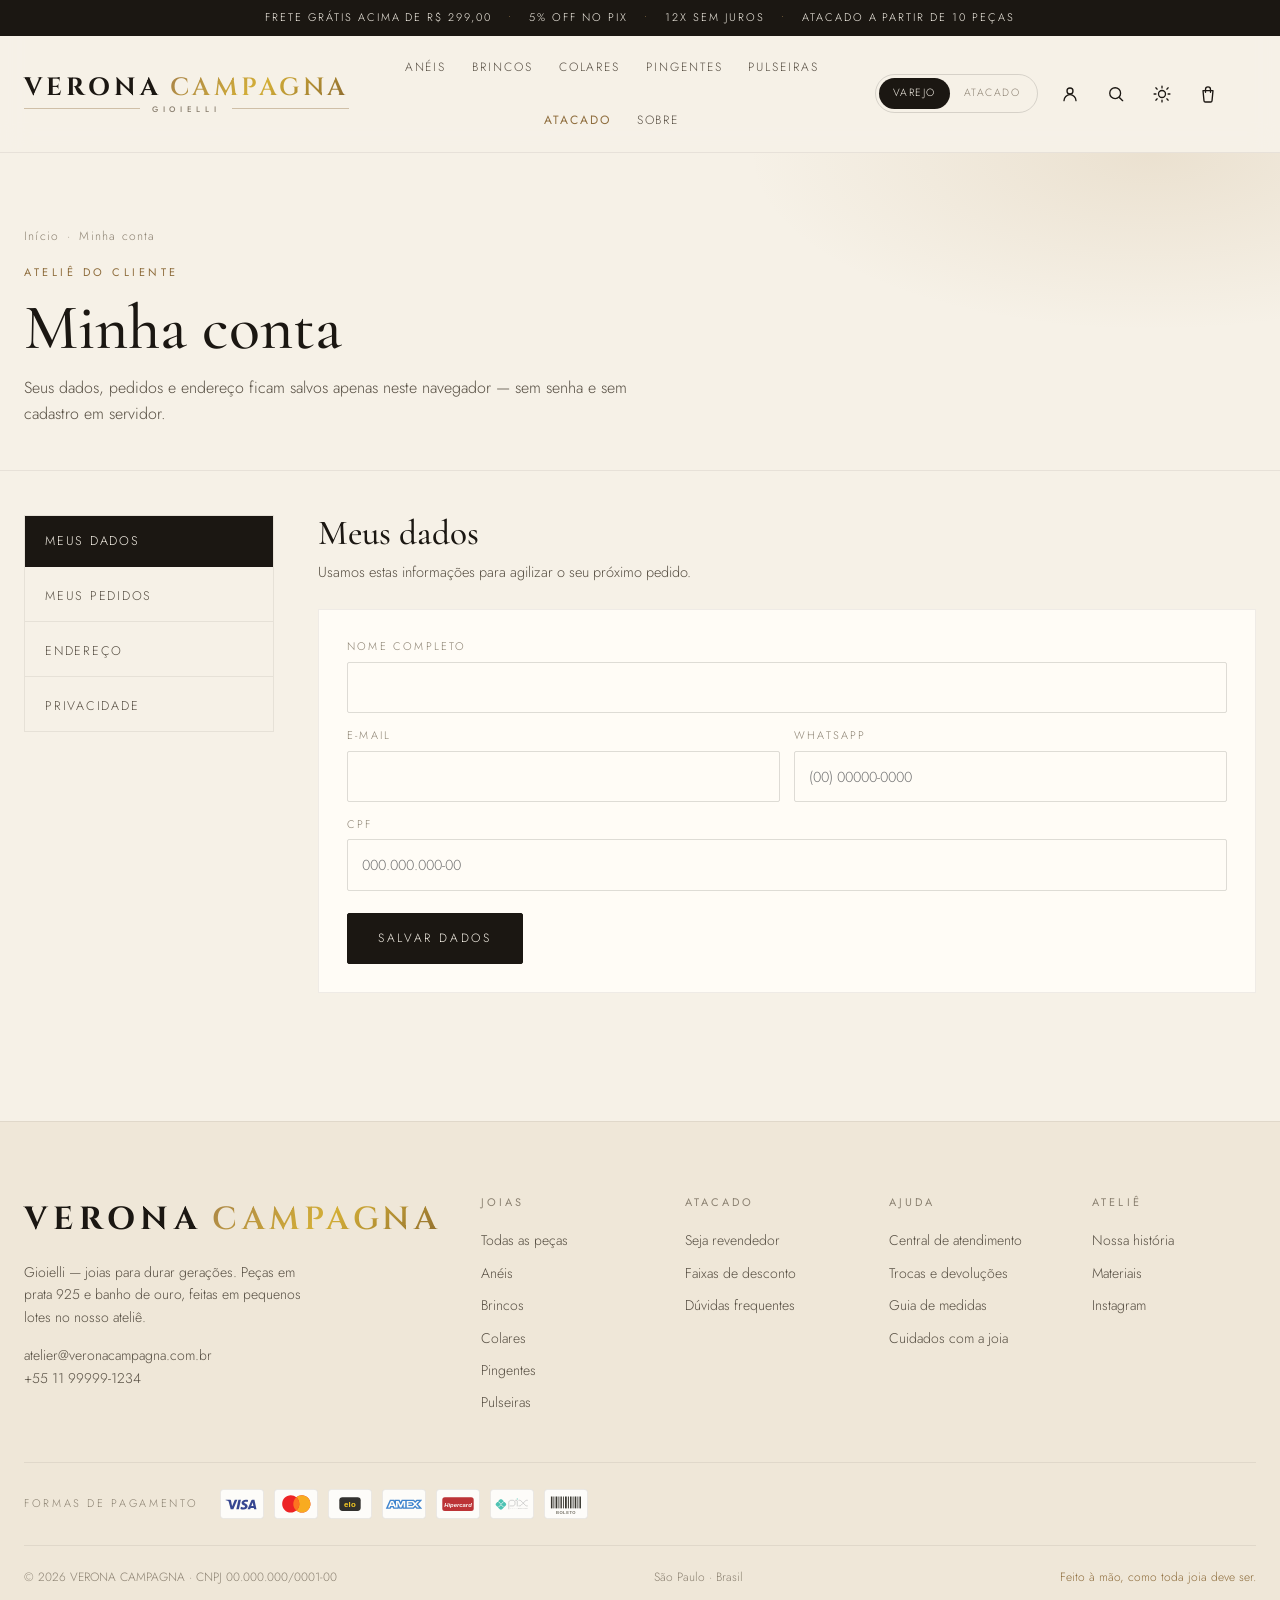
<file: conta.html>
<!DOCTYPE html>
<html lang="pt-BR">
<head>
  <meta charset="UTF-8">
  <meta name="viewport" content="width=device-width, initial-scale=1">
  <meta name="theme-color" content="#F6F1E7" media="(prefers-color-scheme: light)">
  <meta name="theme-color" content="#100E0B" media="(prefers-color-scheme: dark)">
  <meta name="color-scheme" content="light dark">
  <title>Minha conta — Verona Campagna Gioielli</title>
  <meta name="robots" content="noindex">
  <link rel="icon" type="image/svg+xml" href="favicon.svg">
  <link rel="preconnect" href="https://fonts.googleapis.com">
  <link rel="preconnect" href="https://fonts.gstatic.com" crossorigin>
  <link href="https://fonts.googleapis.com/css2?family=Cinzel:wght@500;600;700;800&family=Cormorant+Garamond:ital,wght@0,400;0,500;0,600;1,400;1,500&family=Jost:wght@200;300;400;500;600&display=swap" rel="stylesheet">
  <script>
    (function () {
      try {
        var r = document.documentElement;
        var t = localStorage.getItem('vc_theme');
        if (t === 'dark' || t === 'light') r.dataset.theme = t;
        else r.dataset.theme = matchMedia('(prefers-color-scheme: dark)').matches ? 'dark' : 'light';
        if (localStorage.getItem('vc_intro_v1') === '1') r.classList.add('cached');
      } catch (e) {}
    })();
  </script>
  <link rel="stylesheet" href="styles.css">
  <link rel="stylesheet" href="pages.css">
  <link rel="stylesheet" href="pay.css">
</head>
<body data-page="conta">
  <a class="skip" href="#main">Pular para o conteúdo</a>
  <div id="siteHeader"></div>

  <main id="main">
    <section class="page-hero">
      <div class="wrap">
        <p class="crumbs"><a href="index.html">Início</a><span>Minha conta</span></p>
        <p class="eyebrow">Ateliê do cliente</p>
        <h1>Minha conta</h1>
        <p class="page-sub">Seus dados, pedidos e endereço ficam salvos apenas neste navegador — sem senha e sem cadastro em servidor.</p>
      </div>
    </section>

    <section class="ac">
      <div class="wrap ac-grid">
        <nav class="ac-nav" aria-label="Seções da conta">
          <button type="button" class="is-active" data-ac="dados">Meus dados</button>
          <button type="button" data-ac="pedidos">Meus pedidos</button>
          <button type="button" data-ac="endereco">Endereço</button>
          <button type="button" data-ac="privacidade">Privacidade</button>
        </nav>

        <div>
          <!-- dados -->
          <section class="ac-panel is-active" data-panel="dados">
            <h2>Meus dados</h2>
            <p class="ac-sub">Usamos estas informações para agilizar o seu próximo pedido.</p>
            <form class="ac-card" id="pfForm">
              <div class="ck-rows">
                <div class="field"><label for="pfNome">Nome completo</label><input id="pfNome"></div>
                <div class="ck-row2">
                  <div class="field"><label for="pfEmail">E-mail</label><input id="pfEmail" type="email"></div>
                  <div class="field"><label for="pfZap">WhatsApp</label><input id="pfZap" inputmode="tel" placeholder="(00) 00000-0000"></div>
                </div>
                <div class="field"><label for="pfDoc">CPF</label><input id="pfDoc" inputmode="numeric" placeholder="000.000.000-00"></div>
              </div>
              <button class="btn btn-dark" type="submit" style="margin-top:22px">Salvar dados</button>
            </form>
          </section>

          <!-- pedidos -->
          <section class="ac-panel" data-panel="pedidos">
            <h2>Meus pedidos</h2>
            <p class="ac-sub">Histórico dos pedidos feitos neste navegador.</p>
            <div id="odList"></div>
          </section>

          <!-- endereço -->
          <section class="ac-panel" data-panel="endereco">
            <h2>Endereço de entrega</h2>
            <p class="ac-sub">Preenchemos o checkout automaticamente com estes dados.</p>
            <div id="adWrap"></div>
          </section>

          <!-- privacidade -->
          <section class="ac-panel" data-panel="privacidade">
            <h2>Privacidade</h2>
            <p class="ac-sub">Transparência total: seus dados ficam só no seu navegador.</p>
            <div class="ac-card">
              <h3>O que guardamos aqui</h3>
              <ul class="ac-list" style="gap:8px">
                <li>• Dados de contato e endereço (para agilizar o checkout)</li>
                <li>• Histórico de pedidos feitos neste navegador</li>
                <li>• Preferências de tema e modo de preço (varejo/atacado)</li>
              </ul>
              <p style="margin-top:14px;color:var(--ink-3);font-size:13px">Nenhum dado de cartão é armazenado — quando você paga com cartão, guardamos apenas bandeira e os 4 últimos dígitos, como em uma nota fiscal.</p>
            </div>
            <div class="ac-card">
              <h3>Zona de risco</h3>
              <p style="color:var(--ink-2);font-size:14px;margin-bottom:16px">Apagar os dados remove permanentemente pedidos, perfil e preferências deste navegador.</p>
              <button class="btn btn-ghost" type="button" id="wipeBtn" style="border-color:var(--red);color:var(--red)">Apagar meus dados</button>
            </div>
          </section>
        </div>
      </div>
    </section>
  </main>

  <div id="siteFooter"></div>
  <div id="siteDrawers"></div>
  <div class="scrim" id="scrim"></div>
  <div class="toast" id="toast" role="status" aria-live="polite"><span></span></div>

  <script src="data.js"></script>
  <script src="theme.js"></script>
  <script src="pay-core.js"></script>
  <script src="conta.js"></script>
</body>
</html>
</file>
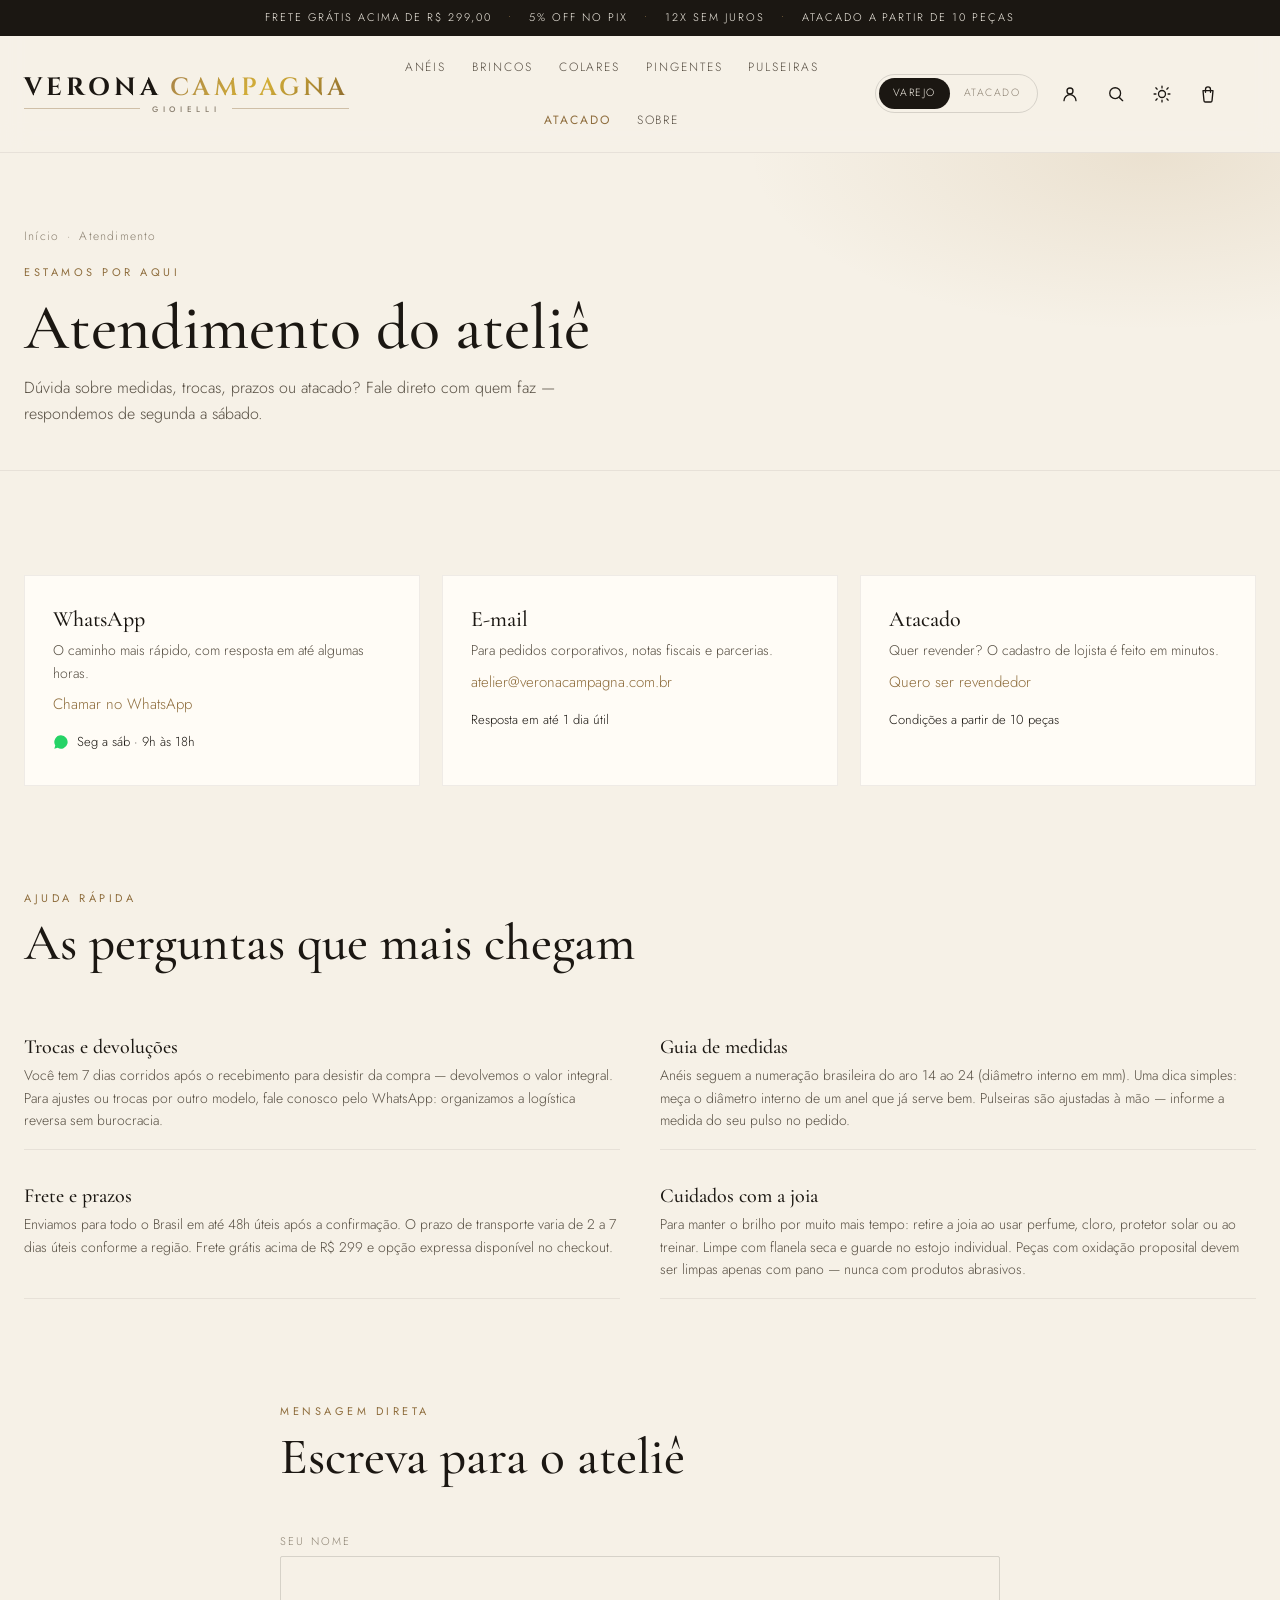
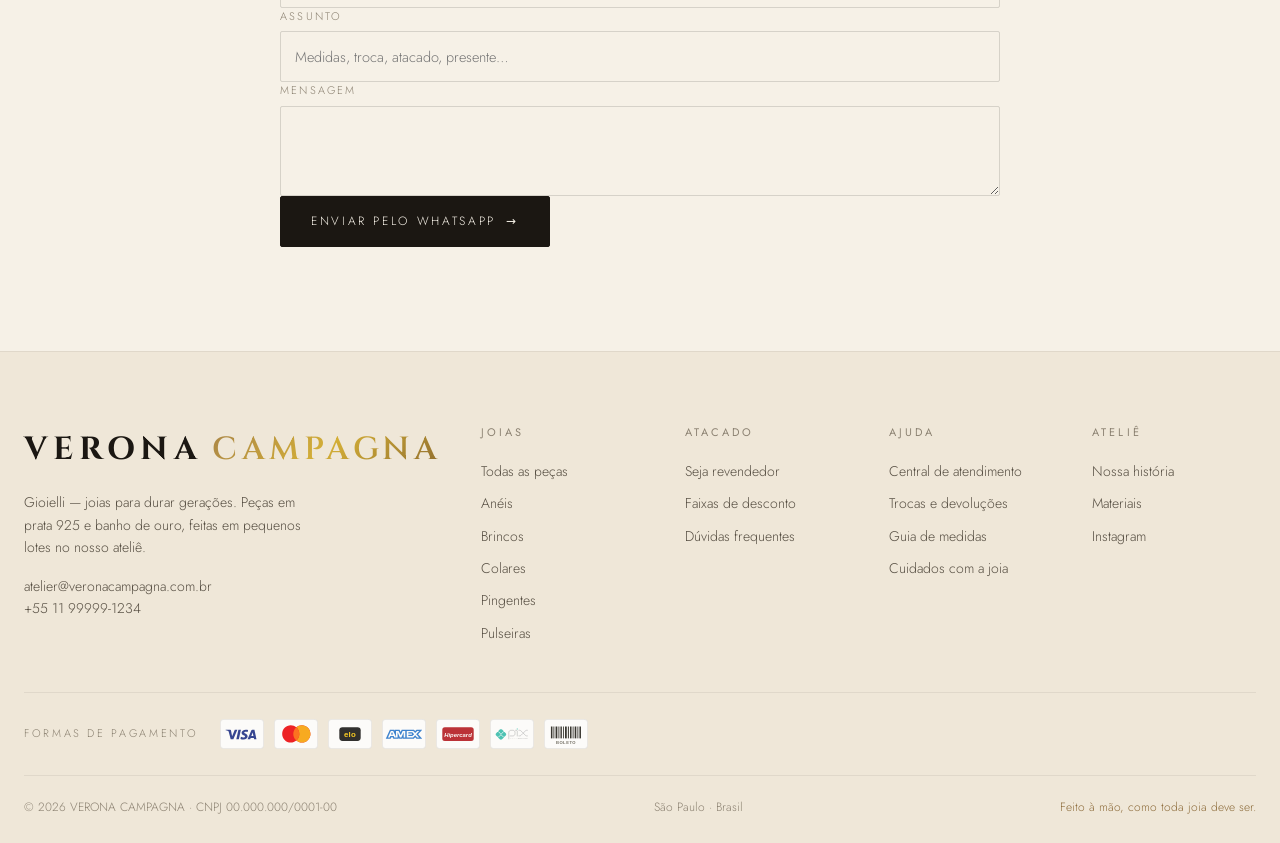
<file: contato.html>
<!DOCTYPE html>
<html lang="pt-BR">
<head>
  <meta charset="UTF-8">
  <meta name="viewport" content="width=device-width, initial-scale=1">
  <meta name="theme-color" content="#F6F1E7" media="(prefers-color-scheme: light)">
  <meta name="theme-color" content="#100E0B" media="(prefers-color-scheme: dark)">
  <meta name="color-scheme" content="light dark">
  <title>Atendimento — Verona Campagna Gioielli</title>
  <meta name="description" content="Fale com o ateliê Verona Campagna: medidas, trocas, prazos e cuidados com as joias.">
  <meta property="og:type" content="website">
  <meta property="og:site_name" content="VERONA CAMPAGNA">
  <meta property="og:title" content="Atendimento — Verona Campagna">
  <meta property="og:locale" content="pt_BR">
  <link rel="icon" type="image/svg+xml" href="favicon.svg">
  <link rel="preconnect" href="https://fonts.googleapis.com">
  <link rel="preconnect" href="https://fonts.gstatic.com" crossorigin>
  <link href="https://fonts.googleapis.com/css2?family=Cinzel:wght@500;600;700;800&family=Cormorant+Garamond:ital,wght@0,400;0,500;0,600;1,400;1,500&family=Jost:wght@200;300;400;500;600&display=swap" rel="stylesheet">
  <script>
    (function () {
      try {
        var r = document.documentElement;
        var t = localStorage.getItem('vc_theme');
        if (t === 'dark' || t === 'light') r.dataset.theme = t;
        else r.dataset.theme = matchMedia('(prefers-color-scheme: dark)').matches ? 'dark' : 'light';
        if (localStorage.getItem('vc_intro_v1') === '1') r.classList.add('cached');
      } catch (e) {}
    })();
  </script>
  <link rel="stylesheet" href="styles.css">
  <link rel="stylesheet" href="pages.css">
</head>
<body data-page="contato">
  <a class="skip" href="#main">Pular para o conteúdo</a>
  <div id="siteHeader"></div>

  <main id="main">
    <section class="page-hero">
      <div class="wrap">
        <p class="crumbs"><a href="index.html">Início</a><span>Atendimento</span></p>
        <p class="eyebrow">Estamos por aqui</p>
        <h1>Atendimento do ateliê</h1>
        <p class="page-sub">Dúvida sobre medidas, trocas, prazos ou atacado? Fale direto com quem faz — respondemos de segunda a sábado.</p>
      </div>
    </section>

    <section class="section">
      <div class="wrap contact-grid">
        <article class="contact-card" data-reveal>
          <h3>WhatsApp</h3>
          <p>O caminho mais rápido, com resposta em até algumas horas.</p>
          <a class="contact-strong" id="waLink" href="#" target="_blank" rel="noopener">Chamar no WhatsApp</a>
          <span class="wa-link"><svg viewBox="0 0 24 24" fill="currentColor" aria-hidden="true"><path d="M12 2a10 10 0 0 0-8.6 15.1L2 22l5-1.3A10 10 0 1 0 12 2Z"/></svg> Seg a sáb · 9h às 18h</span>
        </article>
        <article class="contact-card" data-reveal>
          <h3>E-mail</h3>
          <p>Para pedidos corporativos, notas fiscais e parcerias.</p>
          <a class="contact-strong" id="mailLink" href="mailto:atelier@veronacampagna.com.br">atelier@veronacampagna.com.br</a>
          <span class="wa-link">Resposta em até 1 dia útil</span>
        </article>
        <article class="contact-card" data-reveal>
          <h3>Atacado</h3>
          <p>Quer revender? O cadastro de lojista é feito em minutos.</p>
          <a class="contact-strong" href="atacado.html#cadastro">Quero ser revendedor</a>
          <span class="wa-link">Condições a partir de 10 peças</span>
        </article>
      </div>
    </section>

    <section class="section" style="padding-top:0" id="ajuda">
      <div class="wrap">
        <div class="section-head">
          <div>
            <p class="eyebrow" data-reveal>Ajuda rápida</p>
            <h2 data-reveal>As perguntas que mais chegam</h2>
          </div>
        </div>

        <div class="help-list">
          <div class="help-item" id="trocas" data-reveal>
            <h3>Trocas e devoluções</h3>
            <p>Você tem 7 dias corridos após o recebimento para desistir da compra — devolvemos o valor integral. Para ajustes ou trocas por outro modelo, fale conosco pelo WhatsApp: organizamos a logística reversa sem burocracia.</p>
          </div>
          <div class="help-item" id="medidas" data-reveal>
            <h3>Guia de medidas</h3>
            <p>Anéis seguem a numeração brasileira do aro 14 ao 24 (diâmetro interno em mm). Uma dica simples: meça o diâmetro interno de um anel que já serve bem. Pulseiras são ajustadas à mão — informe a medida do seu pulso no pedido.</p>
          </div>
          <div class="help-item" id="prazos" data-reveal>
            <h3>Frete e prazos</h3>
            <p>Enviamos para todo o Brasil em até 48h úteis após a confirmação. O prazo de transporte varia de 2 a 7 dias úteis conforme a região. Frete grátis acima de R$ 299 e opção expressa disponível no checkout.</p>
          </div>
          <div class="help-item" id="cuidados" data-reveal>
            <h3>Cuidados com a joia</h3>
            <p>Para manter o brilho por muito mais tempo: retire a joia ao usar perfume, cloro, protetor solar ou ao treinar. Limpe com flanela seca e guarde no estojo individual. Peças com oxidação proposital devem ser limpas apenas com pano — nunca com produtos abrasivos.</p>
          </div>
        </div>
      </div>
    </section>

    <section class="section" style="padding-top:0">
      <div class="wrap" style="max-width:720px">
        <div class="section-head">
          <div>
            <p class="eyebrow" data-reveal>Mensagem direta</p>
            <h2 data-reveal>Escreva para o ateliê</h2>
          </div>
        </div>
        <form class="ck-rows" id="ctForm" data-reveal novalidate>
          <div class="field">
            <label for="ctNome">Seu nome</label>
            <input id="ctNome" name="nome" autocomplete="name" required>
          </div>
          <div class="field">
            <label for="ctAssunto">Assunto</label>
            <input id="ctAssunto" name="assunto" placeholder="Medidas, troca, atacado, presente…">
          </div>
          <div class="field">
            <label for="ctMsg">Mensagem</label>
            <textarea id="ctMsg" name="msg" required></textarea>
          </div>
          <button class="btn btn-dark" type="submit">Enviar pelo WhatsApp <span class="arr">→</span></button>
        </form>
      </div>
    </section>
  </main>

  <div id="siteFooter"></div>
  <div id="siteDrawers"></div>
  <div class="scrim" id="scrim"></div>
  <div class="toast" id="toast" role="status" aria-live="polite"><span></span></div>

  <script src="data.js"></script>
  <script src="theme.js"></script>
  <script src="pages.js"></script>
  <script>
    (function () {
      const wa = document.getElementById('waLink');
      if (wa) wa.href = 'https://wa.me/' + VC.brand.whatsapp + '?text=' + encodeURIComponent('Olá, Verona Campagna! Vim pelo site e preciso de ajuda.');
      const mail = document.getElementById('mailLink');
      if (mail) mail.href = 'mailto:' + VC.brand.email;
    })();
  </script>
  <script src="vendor/gsap.min.js"></script>
  <script src="vendor/ScrollTrigger.min.js"></script>
  <script src="motion.js"></script>
</body>
</html>
</file>
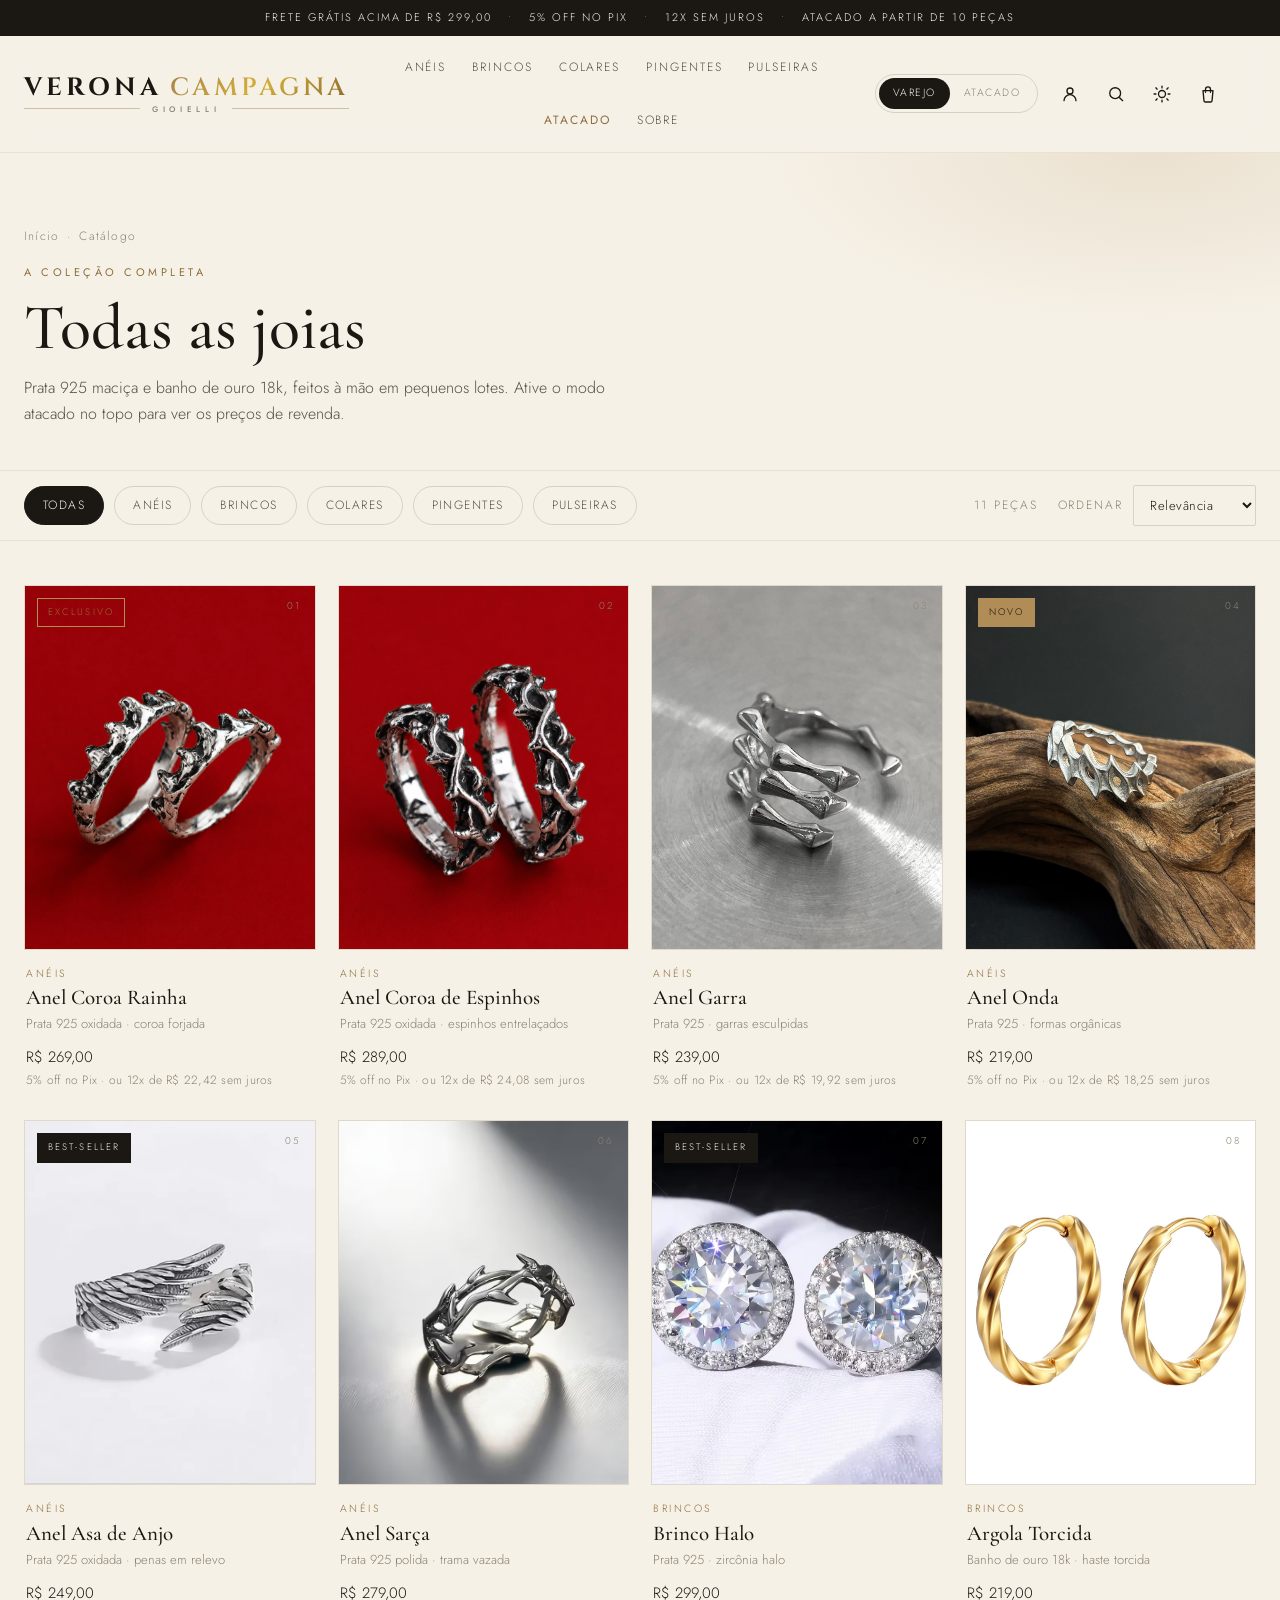
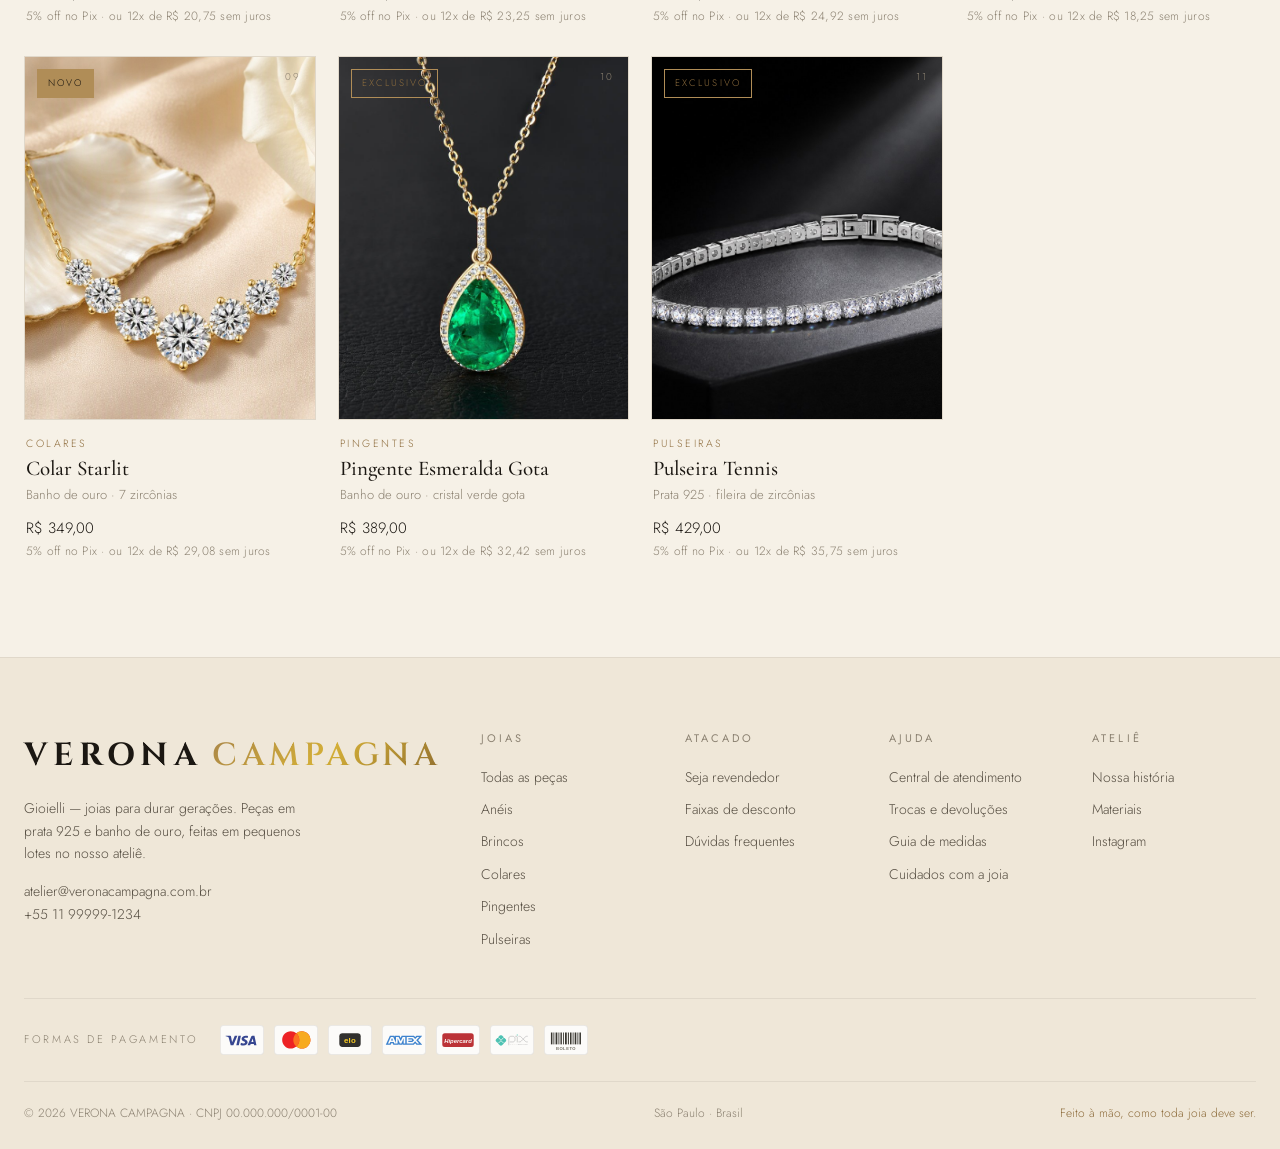
<file: produto.html>
<!DOCTYPE html>
<html lang="pt-BR">
<head>
  <meta charset="UTF-8">
  <meta name="viewport" content="width=device-width, initial-scale=1">
  <meta name="theme-color" content="#F6F1E7" media="(prefers-color-scheme: light)">
  <meta name="theme-color" content="#100E0B" media="(prefers-color-scheme: dark)">
  <meta name="color-scheme" content="light dark">
  <title>Joia — Verona Campagna Gioielli</title>
  <meta name="description" content="Detalhes da joia Verona Campagna: prata 925 e banho de ouro, varejo e atacado.">
  <meta property="og:type" content="product">
  <meta property="og:site_name" content="VERONA CAMPAGNA">
  <meta property="og:title" content="Joia — Verona Campagna">
  <meta name="robots" content="noindex">
  <link rel="icon" type="image/svg+xml" href="favicon.svg">
  <link rel="preconnect" href="https://fonts.googleapis.com">
  <link rel="preconnect" href="https://fonts.gstatic.com" crossorigin>
  <link href="https://fonts.googleapis.com/css2?family=Cinzel:wght@500;600;700;800&family=Cormorant+Garamond:ital,wght@0,400;0,500;0,600;1,400;1,500&family=Jost:wght@200;300;400;500;600&display=swap" rel="stylesheet">
  <script>
    (function () {
      try {
        var r = document.documentElement;
        var t = localStorage.getItem('vc_theme');
        if (t === 'dark' || t === 'light') r.dataset.theme = t;
        else r.dataset.theme = matchMedia('(prefers-color-scheme: dark)').matches ? 'dark' : 'light';
        if (localStorage.getItem('vc_intro_v1') === '1') r.classList.add('cached');
      } catch (e) {}
    })();
  </script>
  <link rel="stylesheet" href="styles.css">
  <link rel="stylesheet" href="pages.css">
</head>
<body data-page="produto">
  <a class="skip" href="#main">Pular para o conteúdo</a>
  <div id="siteHeader"></div>

  <main id="main">
    <section class="pd">
      <div class="wrap">
        <p class="crumbs"><a href="index.html">Início</a><span><a href="catalogo.html">Catálogo</a></span><span id="pdCrumb">Joia</span></p>
        <div class="pd-grid">
          <div class="pd-gallery">
            <div class="pd-thumbs" id="pdThumbs"></div>
            <div class="pd-main" id="pdMain"></div>
          </div>
          <div class="pd-info" id="pdInfo"></div>
        </div>
      </div>
    </section>

    <section class="pd-related section">
      <div class="wrap">
        <div class="section-head">
          <div>
            <p class="eyebrow" data-reveal>Continue explorando</p>
            <h2 data-reveal>Você também vai gostar</h2>
          </div>
        </div>
        <div class="grid" id="pdRelated"></div>
      </div>
    </section>
  </main>

  <div id="siteFooter"></div>
  <div id="siteDrawers"></div>
  <div class="scrim" id="scrim"></div>
  <div class="toast" id="toast" role="status" aria-live="polite"><span></span></div>

  <script src="data.js"></script>
  <script src="theme.js"></script>
  <script src="produto.js"></script>
  <script src="vendor/gsap.min.js"></script>
  <script src="vendor/ScrollTrigger.min.js"></script>
  <script src="motion.js"></script>
</body>
</html>
</file>
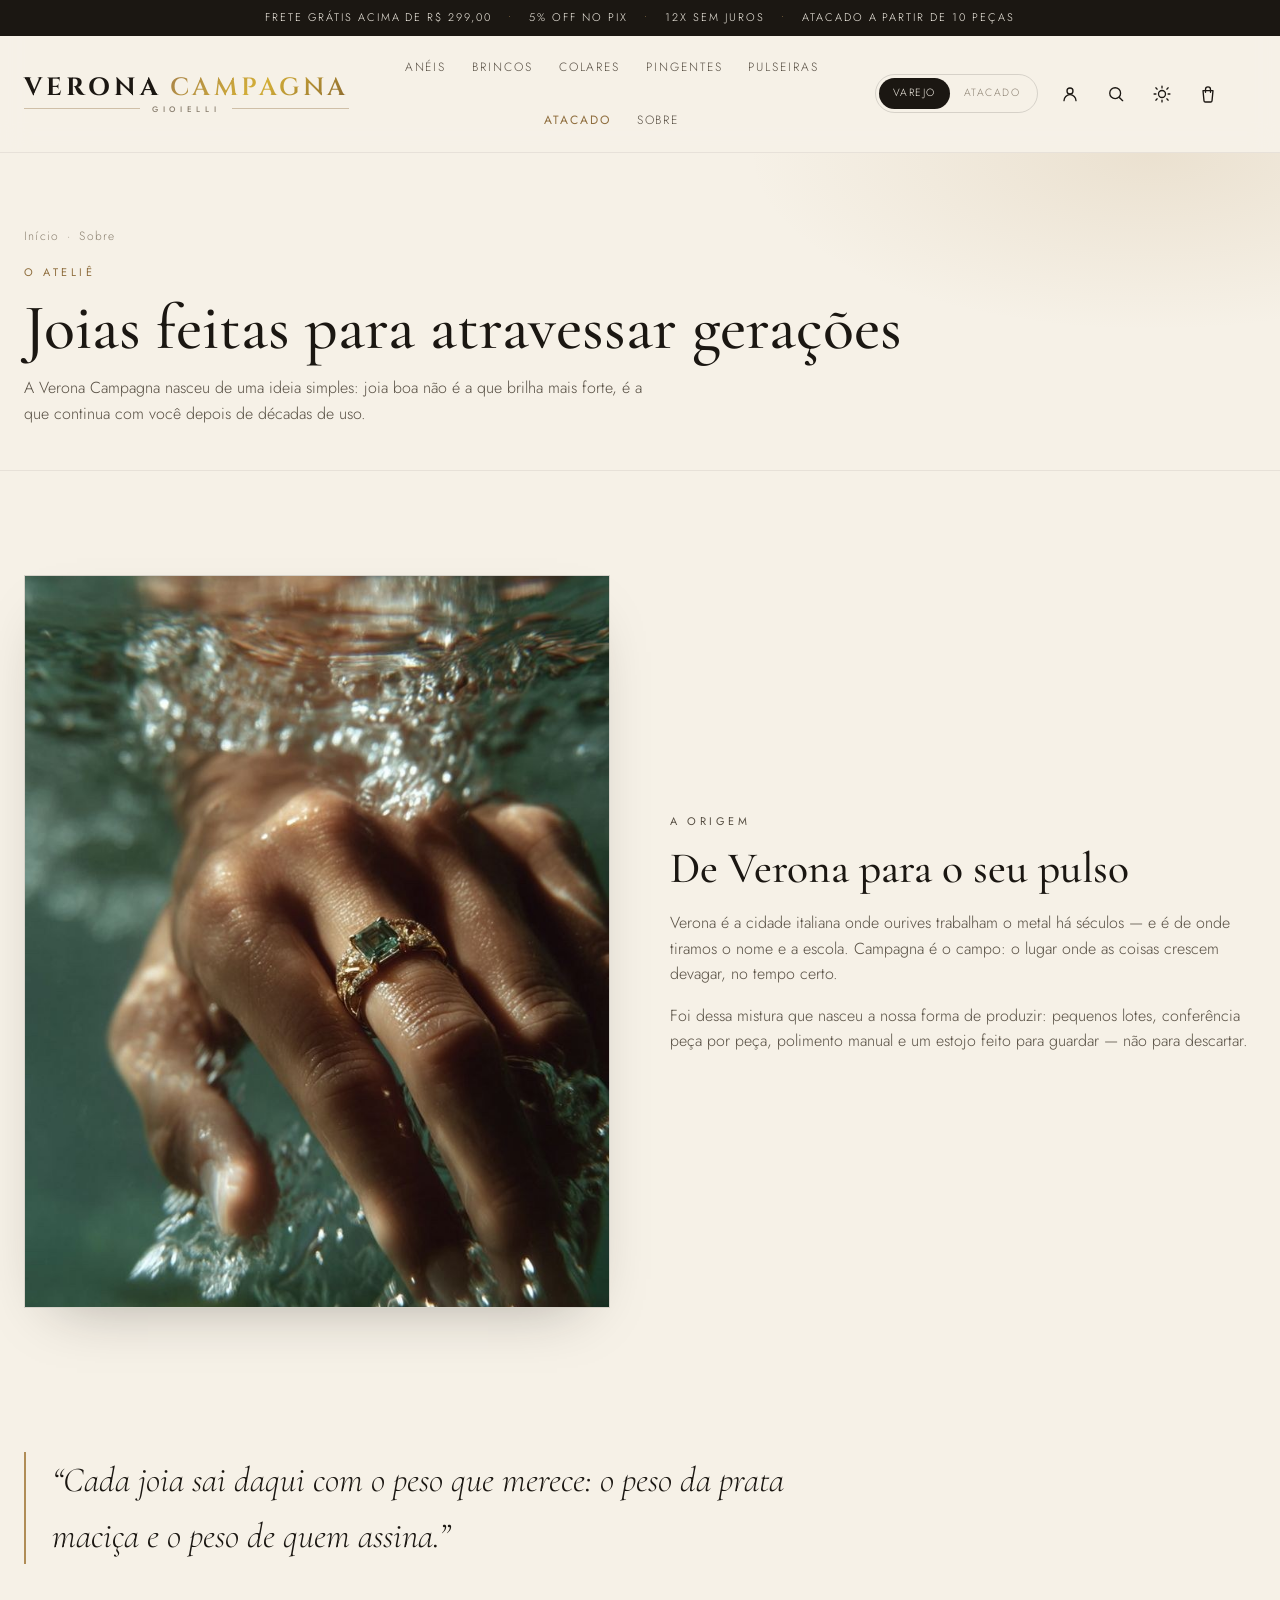
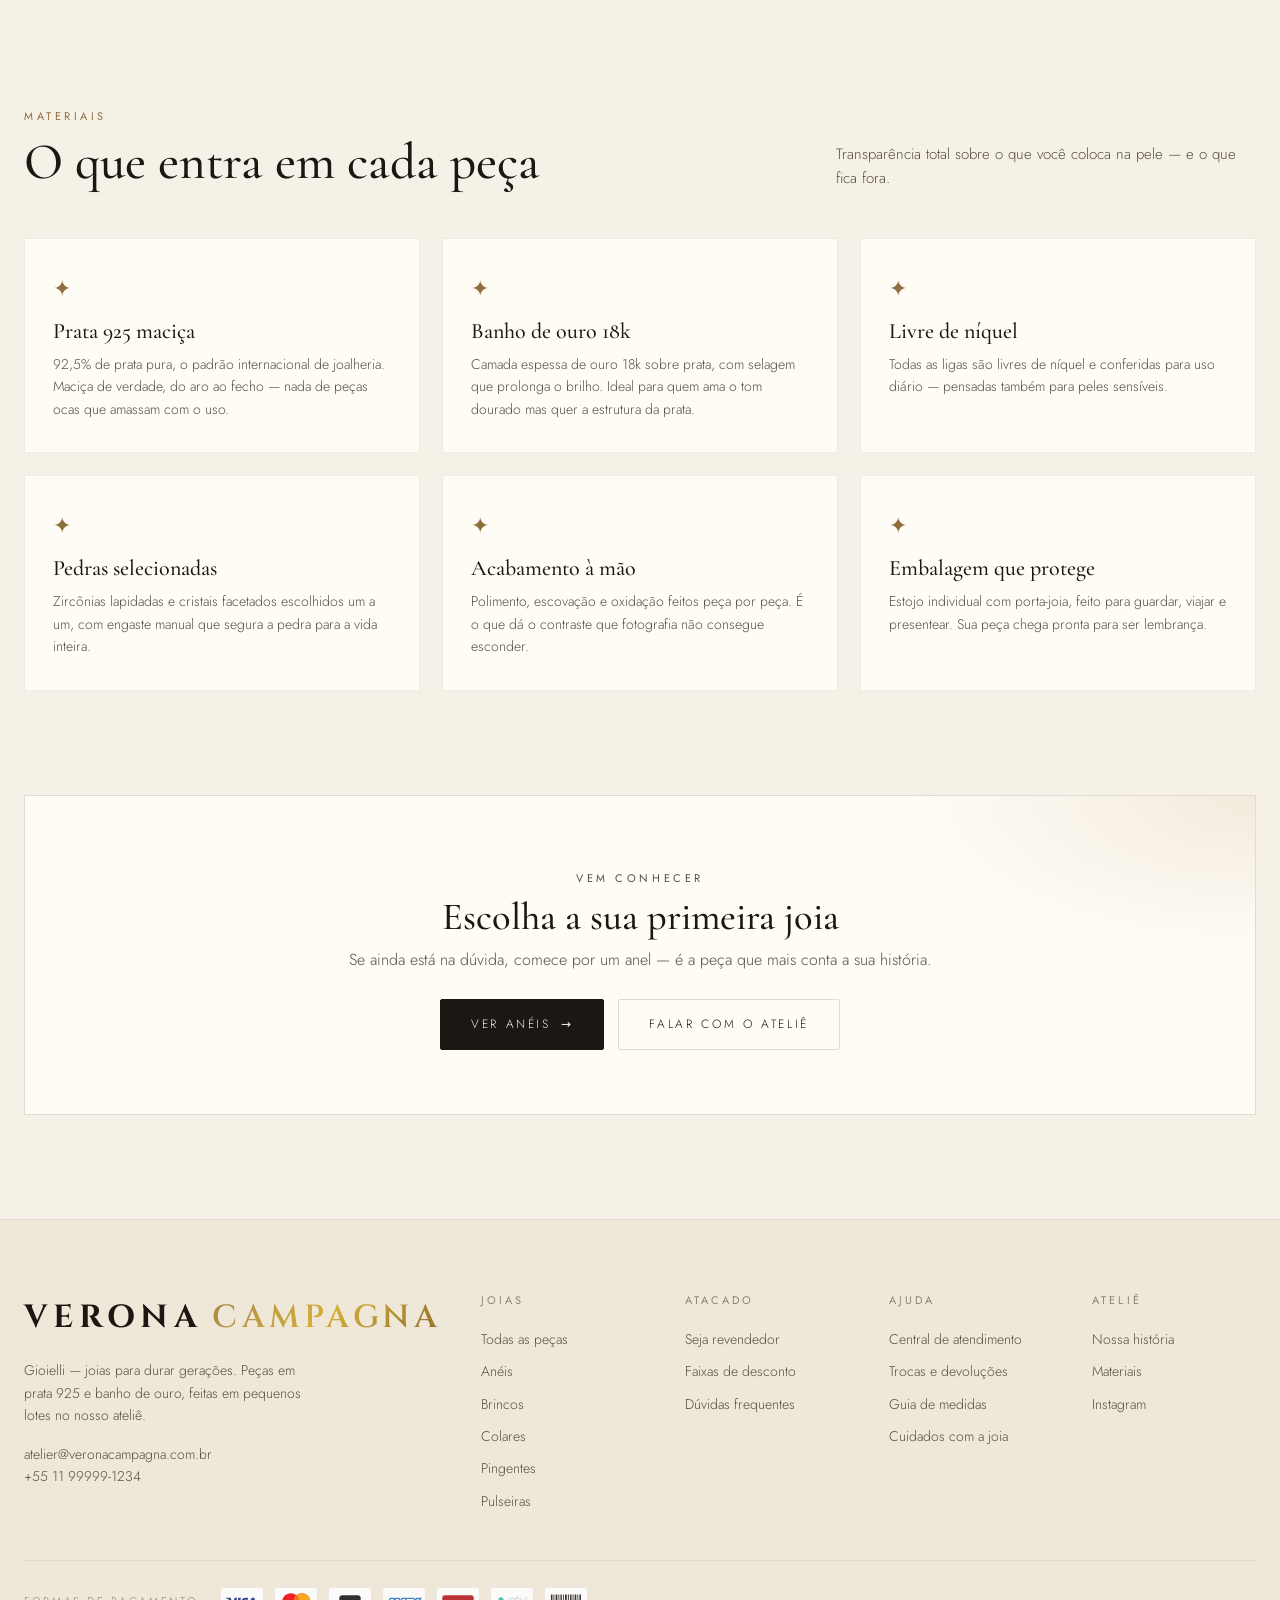
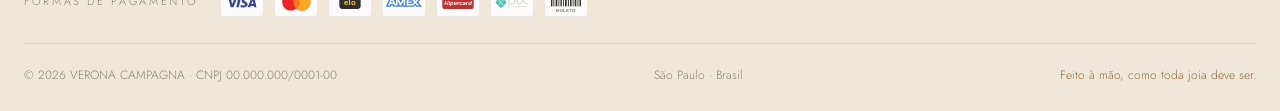
<file: sobre.html>
<!DOCTYPE html>
<html lang="pt-BR">
<head>
  <meta charset="UTF-8">
  <meta name="viewport" content="width=device-width, initial-scale=1">
  <meta name="theme-color" content="#F6F1E7" media="(prefers-color-scheme: light)">
  <meta name="theme-color" content="#100E0B" media="(prefers-color-scheme: dark)">
  <meta name="color-scheme" content="light dark">
  <title>Sobre — Verona Campagna Gioielli</title>
  <meta name="description" content="A história do ateliê Verona Campagna: prata 925, banho de ouro 18k e joias feitas à mão em pequenos lotes.">
  <meta property="og:type" content="website">
  <meta property="og:site_name" content="VERONA CAMPAGNA">
  <meta property="og:title" content="Sobre — Verona Campagna">
  <meta property="og:description" content="Joias feitas à mão, pensadas para atravessar gerações.">
  <meta property="og:image" content="images/editorial/modelo-1.jpg">
  <meta property="og:locale" content="pt_BR">
  <link rel="icon" type="image/svg+xml" href="favicon.svg">
  <link rel="preconnect" href="https://fonts.googleapis.com">
  <link rel="preconnect" href="https://fonts.gstatic.com" crossorigin>
  <link href="https://fonts.googleapis.com/css2?family=Cinzel:wght@500;600;700;800&family=Cormorant+Garamond:ital,wght@0,400;0,500;0,600;1,400;1,500&family=Jost:wght@200;300;400;500;600&display=swap" rel="stylesheet">
  <script>
    (function () {
      try {
        var r = document.documentElement;
        var t = localStorage.getItem('vc_theme');
        if (t === 'dark' || t === 'light') r.dataset.theme = t;
        else r.dataset.theme = matchMedia('(prefers-color-scheme: dark)').matches ? 'dark' : 'light';
        if (localStorage.getItem('vc_intro_v1') === '1') r.classList.add('cached');
      } catch (e) {}
    })();
  </script>
  <link rel="stylesheet" href="styles.css">
  <link rel="stylesheet" href="pages.css">
</head>
<body data-page="sobre">
  <a class="skip" href="#main">Pular para o conteúdo</a>
  <div id="siteHeader"></div>

  <main id="main">
    <section class="page-hero">
      <div class="wrap">
        <p class="crumbs"><a href="index.html">Início</a><span>Sobre</span></p>
        <p class="eyebrow">O ateliê</p>
        <h1>Joias feitas para atravessar gerações</h1>
        <p class="page-sub">A Verona Campagna nasceu de uma ideia simples: joia boa não é a que brilha mais forte, é a que continua com você depois de décadas de uso.</p>
      </div>
    </section>

    <section class="section">
      <div class="wrap story-grid">
        <div class="story-media" data-reveal>
          <img src="images/editorial/modelo-5.jpg" alt="Detalhe editorial das joias Verona Campagna" loading="lazy" decoding="async">
        </div>
        <div class="story-copy">
          <p class="eyebrow" data-reveal>A origem</p>
          <h2 data-reveal>De Verona para o seu pulso</h2>
          <p data-reveal>Verona é a cidade italiana onde ourives trabalham o metal há séculos — e é de onde tiramos o nome e a escola. Campagna é o campo: o lugar onde as coisas crescem devagar, no tempo certo.</p>
          <p data-reveal>Foi dessa mistura que nasceu a nossa forma de produzir: pequenos lotes, conferência peça por peça, polimento manual e um estojo feito para guardar — não para descartar.</p>
        </div>
      </div>
    </section>

    <section class="section" style="padding-top:0">
      <div class="wrap">
        <blockquote class="story-quote" data-reveal>“Cada joia sai daqui com o peso que merece: o peso da prata maciça e o peso de quem assina.”</blockquote>
      </div>
    </section>

    <section class="section" id="materiais" style="padding-top:0">
      <div class="wrap">
        <div class="section-head">
          <div>
            <p class="eyebrow" data-reveal>Materiais</p>
            <h2 data-reveal>O que entra em cada peça</h2>
          </div>
          <p class="section-sub" data-reveal>Transparência total sobre o que você coloca na pele — e o que fica fora.</p>
        </div>
        <div class="values-grid">
          <article class="value-card" data-reveal>
            <i>✦</i>
            <h3>Prata 925 maciça</h3>
            <p>92,5% de prata pura, o padrão internacional de joalheria. Maciça de verdade, do aro ao fecho — nada de peças ocas que amassam com o uso.</p>
          </article>
          <article class="value-card" data-reveal>
            <i>✦</i>
            <h3>Banho de ouro 18k</h3>
            <p>Camada espessa de ouro 18k sobre prata, com selagem que prolonga o brilho. Ideal para quem ama o tom dourado mas quer a estrutura da prata.</p>
          </article>
          <article class="value-card" data-reveal>
            <i>✦</i>
            <h3>Livre de níquel</h3>
            <p>Todas as ligas são livres de níquel e conferidas para uso diário — pensadas também para peles sensíveis.</p>
          </article>
          <article class="value-card" data-reveal>
            <i>✦</i>
            <h3>Pedras selecionadas</h3>
            <p>Zircônias lapidadas e cristais facetados escolhidos um a um, com engaste manual que segura a pedra para a vida inteira.</p>
          </article>
          <article class="value-card" data-reveal>
            <i>✦</i>
            <h3>Acabamento à mão</h3>
            <p>Polimento, escovação e oxidação feitos peça por peça. É o que dá o contraste que fotografia não consegue esconder.</p>
          </article>
          <article class="value-card" data-reveal>
            <i>✦</i>
            <h3>Embalagem que protege</h3>
            <p>Estojo individual com porta-joia, feito para guardar, viajar e presentear. Sua peça chega pronta para ser lembrança.</p>
          </article>
        </div>
      </div>
    </section>

    <section class="section" style="padding-top:0">
      <div class="wrap">
        <div class="news-card" data-reveal style="grid-template-columns:1fr;text-align:center">
          <div>
            <p class="eyebrow">Vem conhecer</p>
            <h2>Escolha a sua primeira joia</h2>
            <p style="margin-inline:auto">Se ainda está na dúvida, comece por um anel — é a peça que mais conta a sua história.</p>
            <div style="display:flex;gap:14px;justify-content:center;margin-top:26px;flex-wrap:wrap">
              <a class="btn btn-dark" href="catalogo.html?cat=aneis">Ver anéis <span class="arr">→</span></a>
              <a class="btn btn-ghost" href="contato.html">Falar com o ateliê</a>
            </div>
          </div>
        </div>
      </div>
    </section>
  </main>

  <div id="siteFooter"></div>
  <div id="siteDrawers"></div>
  <div class="scrim" id="scrim"></div>
  <div class="toast" id="toast" role="status" aria-live="polite"><span></span></div>

  <script src="data.js"></script>
  <script src="theme.js"></script>
  <script src="pages.js"></script>
  <script src="vendor/gsap.min.js"></script>
  <script src="vendor/ScrollTrigger.min.js"></script>
  <script src="motion.js"></script>
</body>
</html>
</file>
<file: styles.css>
/* ============================================================
   VERONA CAMPAGNA — Gioielli
   Estilos base: tokens, chrome, home, cards, carrinho, intro 3D.
   ============================================================ */

@import url('https://fonts.googleapis.com/css2?family=Cinzel:wght@500;600;700;800&display=swap');

/* ---------------- tokens ---------------- */
:root {
  --bg: #F6F1E7;
  --bg-2: #EFE7D8;
  --surface: #FFFCF6;
  --ink: #1B1712;
  --ink-2: #574F43;
  --ink-3: #8C8272;
  --line: rgba(27, 23, 18, .14);
  --line-2: rgba(27, 23, 18, .07);
  --gold: #B08D57;
  --gold-2: #8F6E3E;
  --gold-soft: rgba(176, 141, 87, .16);
  --emerald: #0F5132;
  --red: #7E2B2B;
  --shadow: 0 24px 60px -32px rgba(27, 23, 18, .38);
  --serif: 'Cormorant Garamond', 'Times New Roman', Georgia, serif;
  --font-brand: 'Cinzel', 'Bodoni Moda', 'Cormorant Garamond', Georgia, serif;
  --sans: 'Jost', system-ui, -apple-system, 'Segoe UI', sans-serif;
  --wrap: 1240px;
  --radius: 2px;
}

[data-theme='dark'] {
  --bg: #100E0B;
  --bg-2: #16130F;
  --surface: #1A1611;
  --ink: #F4EEE2;
  --ink-2: #C7BCA9;
  --ink-3: #8F8574;
  --line: rgba(244, 238, 226, .16);
  --line-2: rgba(244, 238, 226, .07);
  --gold: #D3B075;
  --gold-2: #B08D57;
  --gold-soft: rgba(211, 176, 117, .14);
  --shadow: 0 30px 70px -36px rgba(0, 0, 0, .8);
}

* { margin: 0; padding: 0; box-sizing: border-box; }

html { scroll-behavior: smooth; }

body {
  font-family: var(--sans);
  font-weight: 300;
  font-size: 16px;
  line-height: 1.6;
  color: var(--ink);
  background: var(--bg);
  -webkit-font-smoothing: antialiased;
  overflow-x: hidden;
}

body.no-scroll { overflow: hidden; }
body.intro-lock { overflow: hidden; }

img { display: block; max-width: 100%; }
a { color: inherit; text-decoration: none; }
button { font: inherit; color: inherit; background: none; border: 0; cursor: pointer; }
input, select { font: inherit; color: inherit; }
ul { list-style: none; }

::selection { background: var(--gold); color: #fff; }

:focus-visible { outline: 2px solid var(--gold); outline-offset: 3px; }

.wrap { width: min(var(--wrap), 100% - 48px); margin-inline: auto; }

.skip {
  position: absolute; left: -999px; top: 0; z-index: 999;
  background: var(--ink); color: var(--bg); padding: 10px 16px;
}
.skip:focus { left: 10px; top: 10px; }

/* ---------------- tipografia ---------------- */
h1, h2, h3, .serif { font-family: var(--serif); font-weight: 500; line-height: 1.05; }

.eyebrow {
  font-size: 11px; letter-spacing: .32em; text-transform: uppercase;
  color: var(--gold-2); font-weight: 400;
}
[data-theme='dark'] .eyebrow { color: var(--gold); }

.section { padding: 104px 0; }
.section-head { display: flex; align-items: flex-end; justify-content: space-between; gap: 32px; margin-bottom: 48px; }
.section-head h2 { font-size: clamp(2rem, 4vw, 3.2rem); margin-top: 10px; }
.section-head .section-sub { max-width: 420px; color: var(--ink-2); font-size: 15px; }
.section-head.center { flex-direction: column; align-items: center; text-align: center; }
.section-head.center .section-sub { max-width: 520px; }

/* ---------------- botões ---------------- */
.btn {
  display: inline-flex; align-items: center; gap: 10px;
  padding: 15px 30px; border-radius: var(--radius);
  font-size: 12px; letter-spacing: .22em; text-transform: uppercase;
  background: var(--ink); color: var(--bg);
  border: 1px solid var(--ink);
  transition: transform .35s cubic-bezier(.2, .8, .2, 1), background .3s, color .3s, border-color .3s;
}
.btn:hover { background: var(--gold-2); border-color: var(--gold-2); color: #fff; }
.btn .arr { transition: transform .3s; }
.btn:hover .arr { transform: translateX(4px); }

.btn-ghost { background: transparent; color: var(--ink); border-color: var(--line); }
.btn-ghost:hover { border-color: var(--gold); background: transparent; color: var(--gold-2); }

.btn-gold { background: var(--gold); border-color: var(--gold); color: #17130D; }
.btn-gold:hover { background: var(--gold-2); border-color: var(--gold-2); color: #fff; }

.btn.full { width: 100%; justify-content: center; }

.btn-media {
  background: rgba(255, 252, 246, .92); color: #1B1712;
  border-color: transparent;
}
.btn-media:hover { background: var(--gold); color: #fff; border-color: var(--gold); }

/* ---------------- anúncio + header ---------------- */
.announce { background: var(--ink); color: var(--bg); font-size: 11px; letter-spacing: .18em; text-transform: uppercase; }
.announce-inner { display: flex; justify-content: center; gap: 16px; padding: 9px 0; flex-wrap: wrap; }
.announce .dot { color: var(--gold); }

.site-header {
  position: sticky; top: 0; z-index: 60;
  background: color-mix(in srgb, var(--bg) 88%, transparent);
  backdrop-filter: blur(14px);
  -webkit-backdrop-filter: blur(14px);
  border-bottom: 1px solid var(--line-2);
}
.header-inner {
  display: grid; grid-template-columns: auto auto 1fr auto; align-items: center;
  gap: 28px; padding: 18px 0;
}
.burger { display: none; flex-direction: column; gap: 5px; padding: 6px; }
.burger span { width: 22px; height: 1.5px; background: var(--ink); transition: transform .3s; }

.brand {
  display: inline-flex;
  flex-direction: column;
  line-height: 1;
  text-decoration: none;
  transition: transform .3s cubic-bezier(.2, .8, .2, 1), opacity .3s;
}
.brand:hover {
  transform: translateY(-1px);
  opacity: .95;
}

.brand-word {
  font-family: var(--font-brand);
  font-size: 25px;
  font-weight: 700;
  letter-spacing: .16em;
  text-transform: uppercase;
  white-space: nowrap;
  color: var(--ink);
  display: inline-flex;
  align-items: baseline;
  gap: .3em;
}

.brand-word em {
  font-style: normal;
  font-weight: 600;
  letter-spacing: .14em;
  background: linear-gradient(135deg, #A88448 0%, #D4AF37 50%, #8C6A2E 100%);
  -webkit-background-clip: text;
  -webkit-text-fill-color: transparent;
  color: var(--gold-2);
  transition: filter .3s ease;
}

[data-theme='dark'] .brand-word em {
  background: linear-gradient(135deg, #FFE7A3 0%, #D4AF37 50%, #F5CE68 100%);
  -webkit-background-clip: text;
  -webkit-text-fill-color: transparent;
  text-shadow: 0 0 14px rgba(212, 175, 55, .28);
}

.brand:hover .brand-word em {
  filter: brightness(1.12);
}

.brand-sub {
  display: flex;
  align-items: center;
  justify-content: center;
  gap: 12px;
  width: 100%;
  font-family: var(--sans);
  font-size: 8px;
  font-weight: 500;
  letter-spacing: .58em;
  text-transform: uppercase;
  color: var(--ink-3);
  margin-top: 5px;
}

.brand-sub::before,
.brand-sub::after {
  content: '';
  flex: 1;
  height: 1px;
  background: var(--gold-2);
  opacity: .38;
}

[data-theme='dark'] .brand-sub::before,
[data-theme='dark'] .brand-sub::after {
  background: var(--gold);
  opacity: .35;
}

.brand-word.big {
  font-size: 32px;
  letter-spacing: .18em;
}

.mainnav { display: flex; gap: 26px; justify-content: center; flex-wrap: wrap; }
.mainnav a {
  font-size: 12px; letter-spacing: .16em; text-transform: uppercase; color: var(--ink-2);
  padding: 4px 0; position: relative;
}
.mainnav a::after {
  content: ''; position: absolute; left: 0; right: 100%; bottom: 0;
  height: 1px; background: var(--gold); transition: right .35s cubic-bezier(.2, .8, .2, 1);
}
.mainnav a:hover { color: var(--ink); }
.mainnav a:hover::after { right: 0; }
.mainnav .nav-atacado { color: var(--gold-2); font-weight: 400; }
[data-theme='dark'] .mainnav .nav-atacado { color: var(--gold); }

.header-actions { display: flex; align-items: center; gap: 6px; }
.icon-btn {
  width: 40px; height: 40px; display: inline-flex; align-items: center; justify-content: center;
  border-radius: 50%; color: var(--ink); transition: background .25s, color .25s;
}
.icon-btn:hover { background: var(--gold-soft); color: var(--gold-2); }
.icon-btn svg { width: 20px; height: 20px; }

.theme-toggle .ico-moon { display: none; }
[data-theme='dark'] .theme-toggle .ico-sun { display: none; }
[data-theme='dark'] .theme-toggle .ico-moon { display: block; }

.cart-btn { position: relative; }
.cart-count {
  position: absolute; top: 2px; right: 2px;
  min-width: 17px; height: 17px; padding: 0 4px;
  display: inline-flex; align-items: center; justify-content: center;
  font-size: 10px; background: var(--gold-2); color: #fff; border-radius: 20px;
  transition: transform .3s;
}
[data-theme='dark'] .cart-count { background: var(--gold); color: #17130D; }
.cart-count.zero { display: none; }
.cart-count.bump { animation: bump .45s ease; }
@keyframes bump { 40% { transform: scale(1.45); } }

.mode-toggle {
  display: inline-flex; border: 1px solid var(--line); border-radius: 40px;
  padding: 3px; margin-right: 6px;
}
.mode-toggle button {
  font-size: 10.5px; letter-spacing: .14em; text-transform: uppercase;
  padding: 7px 14px; border-radius: 40px; color: var(--ink-3); transition: all .3s;
}
.mode-toggle button[aria-pressed='true'] { background: var(--ink); color: var(--bg); }
.mode-toggle button[data-mode='atacado'][aria-pressed='true'] { background: var(--gold); color: #17130D; }

/* menu mobile */
.mobile-menu {
  position: fixed; inset: 0; z-index: 90; background: var(--bg);
  display: flex; flex-direction: column; justify-content: center; gap: 8px;
  padding: 80px 40px 40px; visibility: hidden; opacity: 0;
  transition: opacity .35s, visibility .35s;
}
.mobile-menu.open { visibility: visible; opacity: 1; }
.mobile-menu nav { display: flex; flex-direction: column; gap: 6px; }
.mobile-menu nav a {
  font-family: var(--serif); font-size: 30px; padding: 6px 0;
  border-bottom: 1px solid var(--line-2);
}
.mobile-foot { margin-top: 36px; display: flex; flex-direction: column; gap: 4px; color: var(--ink-3); font-size: 13px; letter-spacing: .06em; }

/* ---------------- hero ---------------- */
.hero { position: relative; padding: 88px 0 72px; overflow: hidden; }
.hero::before {
  content: ''; position: absolute; inset: 0;
  background:
    radial-gradient(60% 50% at 85% 10%, var(--gold-soft), transparent 70%),
    radial-gradient(50% 40% at 8% 90%, rgba(15, 81, 50, .06), transparent 70%);
  pointer-events: none;
}
.hero-grid {
  position: relative; display: grid; grid-template-columns: 1.02fr .98fr;
  gap: 64px; align-items: center;
}
.hero-copy .eyebrow { display: block; margin-bottom: 22px; }
.hero-title { font-size: clamp(2.7rem, 6.4vw, 5.2rem); letter-spacing: -0.01em; }
.hero-title em { font-style: italic; color: var(--gold-2); }
[data-theme='dark'] .hero-title em { color: var(--gold); }
.hero-title .word { display: inline-block; overflow: hidden; vertical-align: bottom; }
.hero-title .word > span { display: inline-block; }
.hero-sub { margin-top: 24px; max-width: 460px; color: var(--ink-2); font-size: 16.5px; }
.hero-cta { display: flex; gap: 14px; margin-top: 36px; flex-wrap: wrap; }
.hero-note { margin-top: 26px; font-size: 12.5px; letter-spacing: .05em; color: var(--ink-3); }

.hero-media { position: relative; }
.hero-frame {
  position: relative; aspect-ratio: 4 / 5; overflow: hidden;
  border: 1px solid var(--line); border-radius: var(--radius);
  box-shadow: var(--shadow);
}
.hero-frame img { width: 100%; height: 100%; object-fit: cover; }
.hero-frame::after {
  content: ''; position: absolute; inset: 14px; border: 1px solid rgba(255, 252, 246, .35);
  pointer-events: none;
}
.hero-badge {
  position: absolute; left: -26px; bottom: 44px;
  background: var(--surface); border: 1px solid var(--line);
  padding: 16px 20px; box-shadow: var(--shadow); max-width: 230px;
}
.hero-badge strong { display: block; font-family: var(--serif); font-size: 19px; letter-spacing: .02em; }
.hero-badge span { font-size: 12px; color: var(--ink-3); letter-spacing: .04em; }
.hero-badge i { color: var(--gold-2); font-style: normal; }

/* ---------------- marquee ---------------- */
.marquee { border-block: 1px solid var(--line-2); overflow: hidden; padding: 18px 0; background: var(--bg-2); }
.marquee-track { display: flex; width: max-content; animation: marquee 34s linear infinite; }
.marquee-group { display: flex; align-items: center; gap: 42px; padding-right: 42px; }
.marquee-group span {
  font-family: var(--font-brand); font-size: 19px; letter-spacing: .3em;
  font-weight: 600;
  text-transform: uppercase; color: var(--ink-2); white-space: nowrap;
}
.marquee-group i { color: var(--gold); font-style: normal; font-size: 18px; }
@keyframes marquee { to { transform: translateX(-50%); } }

/* ---------------- categorias ---------------- */
.cat-grid { display: grid; grid-template-columns: repeat(5, 1fr); gap: 18px; }
.cat-card { position: relative; display: block; overflow: hidden; border: 1px solid var(--line-2); background: var(--surface); }
.cat-media { display: block; aspect-ratio: 3 / 4; overflow: hidden; }
.cat-media img { width: 100%; height: 100%; object-fit: cover; transition: transform 1.1s cubic-bezier(.2, .8, .2, 1); }
.cat-card:hover .cat-media img { transform: scale(1.06); }
.cat-body { display: flex; flex-direction: column; gap: 3px; padding: 16px 16px 18px; }
.cat-name { font-family: var(--serif); font-size: 21px; }
.cat-count { font-size: 11px; letter-spacing: .2em; text-transform: uppercase; color: var(--gold-2); }
[data-theme='dark'] .cat-count { color: var(--gold); }
.cat-tag { font-size: 13px; color: var(--ink-3); }

/* ---------------- coleção ---------------- */
.collection-tools { display: flex; align-items: center; justify-content: space-between; gap: 24px; margin-bottom: 26px; flex-wrap: wrap; }
.filters { display: flex; gap: 10px; flex-wrap: wrap; }
.chip {
  padding: 9px 18px; border: 1px solid var(--line); border-radius: 40px;
  font-size: 12px; letter-spacing: .12em; text-transform: uppercase; color: var(--ink-2);
  transition: all .3s;
}
.chip:hover { border-color: var(--gold); color: var(--gold-2); }
.chip.is-active { background: var(--ink); color: var(--bg); border-color: var(--ink); }
.collection-right { display: flex; align-items: center; gap: 20px; }
.collection-count { font-size: 12px; letter-spacing: .18em; text-transform: uppercase; color: var(--ink-3); }
.sort-wrap { display: flex; align-items: center; gap: 10px; }
.sort-label { font-size: 12px; letter-spacing: .16em; text-transform: uppercase; color: var(--ink-3); }
.sort-select {
  border: 1px solid var(--line); background: transparent; padding: 9px 12px;
  border-radius: var(--radius); font-size: 13px; letter-spacing: .04em;
}

.grid { display: grid; grid-template-columns: repeat(4, 1fr); gap: 30px 22px; }
.grid-empty { color: var(--ink-3); grid-column: 1 / -1; padding: 40px 0; text-align: center; }

/* ---------------- card ---------------- */
.card { position: relative; }
.card-media {
  position: relative; aspect-ratio: 4 / 5; overflow: hidden;
  background: var(--bg-2); border: 1px solid var(--line-2);
}
.card-photo { width: 100%; height: 100%; object-fit: cover; transition: transform 1.1s cubic-bezier(.2, .8, .2, 1), opacity .5s; }
.card-photo.alt { position: absolute; inset: 0; opacity: 0; }
.card:hover .card-photo { transform: scale(1.05); }
.card:hover .card-photo.alt { opacity: 1; }

.card-badge {
  position: absolute; top: 12px; left: 12px; z-index: 2;
  font-size: 9.5px; letter-spacing: .22em; text-transform: uppercase;
  padding: 6px 10px; background: var(--surface); border: 1px solid var(--line);
}
.card-badge.best { background: var(--ink); color: var(--bg); border-color: var(--ink); }
.card-badge.new { background: var(--gold); color: #17130D; border-color: var(--gold); }
.card-badge.exclusive { background: transparent; color: var(--gold-2); border-color: var(--gold); }

.card-index {
  position: absolute; top: 12px; right: 14px; z-index: 2;
  font-size: 10px; letter-spacing: .18em; color: var(--ink-3);
}

.card-quick {
  position: absolute; left: 12px; right: 12px; bottom: 12px; z-index: 2;
  display: flex; gap: 8px; opacity: 0; transform: translateY(10px);
  transition: opacity .35s, transform .35s;
}
.card:hover .card-quick { opacity: 1; transform: none; }
.quick-view, .quick-add {
  flex: 1; text-align: center; padding: 11px 10px;
  font-size: 10.5px; letter-spacing: .18em; text-transform: uppercase;
  background: rgba(255, 252, 246, .95); color: #1B1712; border: 1px solid transparent;
  transition: background .3s, color .3s;
}
.quick-add { background: rgba(27, 23, 18, .92); color: #F6F1E7; }
.quick-view:hover { background: var(--gold); color: #fff; }
.quick-add:hover { background: var(--gold-2); color: #fff; }

.card-info { padding: 16px 2px 0; display: flex; flex-direction: column; gap: 4px; }
.card-cat { font-size: 10.5px; letter-spacing: .24em; text-transform: uppercase; color: var(--gold-2); }
[data-theme='dark'] .card-cat { color: var(--gold); }
.card-info h3 { font-size: 21px; line-height: 1.15; }
.card-info h3 a:hover { color: var(--gold-2); }
.card-meta { font-size: 13px; color: var(--ink-3); }

.price { font-size: 15px; margin-top: 6px; display: flex; flex-direction: column; gap: 2px; }
.price s { color: var(--ink-3); font-size: 13px; margin-right: 6px; }
.price .price-off { color: var(--red); font-weight: 400; margin-left: 8px; font-size: 12.5px; }
.price-hint { font-size: 12px; color: var(--ink-3); letter-spacing: .02em; }

.price--wholesale .price-now { font-size: 18px; font-weight: 500; color: var(--emerald); }
[data-theme='dark'] .price--wholesale .price-now { color: #5FBF8C; }
.price--wholesale .price-unit { font-size: 12px; color: var(--ink-3); font-style: normal; margin-left: 4px; }
.price--wholesale .price-old { font-size: 13px; color: var(--ink-3); }
.price--wholesale .price-old b { color: var(--gold-2); margin-left: 8px; font-weight: 500; letter-spacing: .04em; }
[data-theme='dark'] .price--wholesale .price-old b { color: var(--gold); }

/* reveal (primeira visita) */
[data-reveal] { opacity: 0; transform: translateY(26px); transition: opacity .9s cubic-bezier(.2, .8, .2, 1), transform .9s cubic-bezier(.2, .8, .2, 1); }
[data-reveal].in { opacity: 1; transform: none; }
html.cached [data-reveal], html.motion-off [data-reveal], html.cached [data-parallax] { opacity: 1 !important; transform: none !important; transition: none !important; }

/* ---------------- editorial (duo) ---------------- */
.duo { display: grid; grid-template-columns: 1fr 1fr; gap: 22px; }
.duo-card { position: relative; overflow: hidden; aspect-ratio: 4 / 5; }
.duo-card img { width: 100%; height: 100%; object-fit: cover; transition: transform 1.4s cubic-bezier(.2, .8, .2, 1); }
.duo-card:hover img { transform: scale(1.05); }
.duo-veil { position: absolute; inset: 0; background: linear-gradient(to top, rgba(15, 12, 8, .62), transparent 58%); }
.duo-copy { position: absolute; left: 34px; right: 34px; bottom: 34px; color: #F6F1E7; }
.duo-copy h2 { font-size: clamp(1.8rem, 3vw, 2.6rem); }
.duo-copy h2 strong { font-weight: 500; color: var(--gold); }
.duo-copy p { font-size: 14px; opacity: .85; margin: 8px 0 18px; max-width: 340px; }
.duo-copy .btn-media { padding: 12px 22px; }

/* ---------------- sobre ---------------- */
.about-grid { display: grid; grid-template-columns: .95fr 1.05fr; gap: 64px; align-items: center; }
.about-media { position: relative; aspect-ratio: 4 / 5; overflow: hidden; border: 1px solid var(--line); box-shadow: var(--shadow); }
.about-media img { width: 100%; height: 100%; object-fit: cover; }
.about-card {
  position: absolute; right: -22px; bottom: 40px; background: var(--surface);
  border: 1px solid var(--line); padding: 18px 22px; box-shadow: var(--shadow);
}
.about-card strong { font-family: var(--serif); font-size: 30px; display: block; line-height: 1; color: var(--gold-2); }
[data-theme='dark'] .about-card strong { color: var(--gold); }
.about-card span { font-size: 12px; color: var(--ink-3); }
.about-copy h2 { font-size: clamp(2rem, 3.6vw, 3rem); margin: 12px 0 20px; }
.about-copy p { color: var(--ink-2); margin-bottom: 16px; max-width: 520px; }
.about-stats { display: flex; gap: 40px; margin-top: 34px; flex-wrap: wrap; }
.about-stats li strong { font-family: var(--serif); font-size: 34px; display: block; line-height: 1; }
.about-stats li span { font-size: 12px; letter-spacing: .08em; color: var(--ink-3); }

/* ---------------- atacado (banda home) ---------------- */
.wholesale-band { background: var(--ink); color: var(--bg); position: relative; overflow: hidden; }
.wholesale-band::before {
  content: ''; position: absolute; inset: 0;
  background: radial-gradient(50% 60% at 80% 20%, rgba(176, 141, 87, .22), transparent 70%);
}
[data-theme='dark'] .wholesale-band { background: #0B0906; }
.wb-grid { position: relative; display: grid; grid-template-columns: 1.1fr .9fr; gap: 56px; align-items: center; padding: 88px 0; }
.wb-copy .eyebrow { color: var(--gold); }
.wb-copy h2 { font-size: clamp(2rem, 4vw, 3.2rem); margin: 12px 0 18px; }
.wb-copy h2 em { font-style: italic; color: var(--gold); }
.wb-copy p { color: rgba(246, 241, 231, .78); max-width: 520px; }
.wb-cta { display: flex; gap: 14px; margin-top: 30px; flex-wrap: wrap; }
.wholesale-band .btn-gold { color: #17130D; }
.wholesale-band .btn-ghost { color: var(--bg); border-color: rgba(246, 241, 231, .35); }
.wholesale-band .btn-ghost:hover { color: var(--gold); border-color: var(--gold); }
.wb-tiers { display: flex; flex-direction: column; gap: 12px; }
.wb-tier {
  display: flex; align-items: baseline; justify-content: space-between; gap: 18px;
  border: 1px solid rgba(246, 241, 231, .18); padding: 20px 24px;
  transition: border-color .3s, background .3s;
}
.wb-tier:hover { border-color: var(--gold); background: rgba(176, 141, 87, .07); }
.wb-tier strong { font-family: var(--serif); font-size: 26px; color: var(--gold); }
.wb-tier span { font-size: 13px; letter-spacing: .06em; color: rgba(246, 241, 231, .75); }
.wb-tier em { font-style: normal; font-size: 11px; letter-spacing: .2em; text-transform: uppercase; }

/* ---------------- depoimentos ---------------- */
.reviews-grid { display: grid; grid-template-columns: repeat(3, 1fr); gap: 22px; }
.review {
  background: var(--surface); border: 1px solid var(--line-2);
  padding: 30px 28px; display: flex; flex-direction: column; gap: 14px;
}
.review .stars { color: var(--gold); letter-spacing: .2em; font-size: 13px; }
.review blockquote { font-family: var(--serif); font-size: 19px; line-height: 1.45; }
.review figcaption strong { display: block; font-size: 13px; letter-spacing: .06em; }
.review figcaption span { font-size: 12px; color: var(--ink-3); }

/* ---------------- newsletter ---------------- */
.news-card {
  position: relative; border: 1px solid var(--line); background: var(--surface);
  padding: 64px; display: grid; grid-template-columns: 1.1fr .9fr; gap: 40px; align-items: center;
  overflow: hidden;
}
.news-card::before {
  content: ''; position: absolute; inset: 0;
  background: radial-gradient(40% 70% at 100% 0%, var(--gold-soft), transparent 70%);
  pointer-events: none;
}
.news-card h2 { font-size: clamp(1.8rem, 3vw, 2.6rem); margin-top: 10px; }
.news-card p { color: var(--ink-2); margin-top: 10px; }
.news-form { display: flex; gap: 10px; position: relative; }
.news-form input {
  flex: 1; border: 1px solid var(--line); background: transparent;
  padding: 15px 18px; font-size: 14px;
}
.news-note { font-size: 12px; color: var(--ink-3); margin-top: 12px; }

/* ---------------- rodapé ---------------- */
.site-footer { border-top: 1px solid var(--line-2); background: var(--bg-2); }
.footer-grid { display: grid; grid-template-columns: 1.4fr 1fr 1fr 1fr 1fr; gap: 40px; padding: 72px 0 48px; }
.footer-brand p { font-size: 14px; color: var(--ink-2); margin-top: 16px; max-width: 300px; }
.footer-contact { margin-top: 14px; font-size: 13.5px; }
.footer-contact a:hover { color: var(--gold-2); }
.footer-col { display: flex; flex-direction: column; gap: 10px; }
.footer-col h4 {
  font-size: 11px; letter-spacing: .28em; text-transform: uppercase;
  color: var(--ink-3); font-weight: 400; margin-bottom: 8px;
}
.footer-col a { font-size: 14px; color: var(--ink-2); transition: color .25s; }
.footer-col a:hover { color: var(--gold-2); }
.footer-pay { display: flex; align-items: center; gap: 22px; padding: 26px 0; border-top: 1px solid var(--line-2); flex-wrap: wrap; }
.footer-pay-label { font-size: 11px; letter-spacing: .24em; text-transform: uppercase; color: var(--ink-3); }
.pay-list { display: flex; gap: 10px; flex-wrap: wrap; }
.pay-list img { width: 44px; height: auto; opacity: .85; }
.footer-bottom {
  display: flex; justify-content: space-between; gap: 18px; flex-wrap: wrap;
  padding: 22px 0 26px; border-top: 1px solid var(--line-2);
  font-size: 12px; color: var(--ink-3);
}
.footer-love { color: var(--gold-2); }

/* ---------------- carrinho ---------------- */
.scrim {
  position: fixed; inset: 0; z-index: 100; background: rgba(12, 10, 7, .5);
  opacity: 0; visibility: hidden; transition: opacity .4s, visibility .4s;
}
.scrim.show { opacity: 1; visibility: visible; }

.cart {
  position: fixed; top: 0; right: 0; bottom: 0; z-index: 110;
  width: min(430px, 100%); background: var(--bg);
  border-left: 1px solid var(--line);
  display: flex; flex-direction: column;
  transform: translateX(102%); transition: transform .5s cubic-bezier(.2, .8, .2, 1);
}
.cart.open { transform: none; }
.cart-head {
  display: flex; align-items: center; justify-content: space-between;
  padding: 22px 24px; border-bottom: 1px solid var(--line-2);
}
.cart-head h3 { font-size: 24px; }
.cart-head span { color: var(--ink-3); font-size: 16px; }
.icon-x { font-size: 15px; padding: 8px; color: var(--ink-3); transition: color .25s; }
.icon-x:hover { color: var(--ink); }

.cart-mode { padding: 14px 24px; border-bottom: 1px solid var(--line-2); display: flex; flex-direction: column; gap: 8px; }
.cart-mode-tag {
  display: inline-block; font-size: 10px; letter-spacing: .24em; text-transform: uppercase;
  background: var(--gold); color: #17130D; padding: 4px 10px; margin-right: 8px;
}
.cart-mode-tag.retail { background: var(--line); color: var(--ink-2); }
.cart-mode-note { font-size: 12px; color: var(--ink-2); }
.tier-bar { display: block; height: 4px; background: var(--line-2); border-radius: 4px; overflow: hidden; }
.tier-bar i { display: block; height: 100%; background: var(--gold); transition: width .5s; }

.cart-body { flex: 1; overflow-y: auto; padding: 10px 24px; }
.cart-empty { text-align: center; padding: 60px 0; display: flex; flex-direction: column; gap: 20px; align-items: center; color: var(--ink-3); }

.cart-item { display: grid; grid-template-columns: 84px 1fr auto; gap: 16px; padding: 18px 0; border-bottom: 1px solid var(--line-2); }
.cart-thumb { aspect-ratio: 4 / 5; overflow: hidden; border: 1px solid var(--line-2); }
.cart-thumb img { width: 100%; height: 100%; object-fit: cover; }
.cart-info { display: flex; flex-direction: column; gap: 3px; }
.cart-name { font-family: var(--serif); font-size: 18px; }
.cart-name:hover { color: var(--gold-2); }
.cart-meta { font-size: 12px; color: var(--ink-3); }
.cart-unit { font-size: 13px; }
.cart-unit em { color: var(--emerald); font-style: normal; }
.cart-qty { display: inline-flex; align-items: center; gap: 2px; margin-top: 6px; border: 1px solid var(--line); width: max-content; }
.cart-qty button { width: 30px; height: 30px; font-size: 15px; color: var(--ink-2); }
.cart-qty button:hover { color: var(--gold-2); background: var(--gold-soft); }
.cart-qty span { min-width: 30px; text-align: center; font-size: 14px; }
.cart-line { display: flex; flex-direction: column; align-items: flex-end; justify-content: space-between; gap: 10px; }
.cart-line strong { font-weight: 500; }
.cart-remove { font-size: 11px; letter-spacing: .08em; color: var(--ink-3); text-decoration: underline; }
.cart-remove:hover { color: var(--red); }

.cart-foot { border-top: 1px solid var(--line-2); padding: 18px 24px 24px; display: flex; flex-direction: column; gap: 14px; }
.ship-bar { height: 4px; background: var(--line-2); overflow: hidden; }
.ship-bar i { display: block; height: 100%; background: var(--gold); transition: width .5s; }
.ship p { font-size: 13px; color: var(--ink-2); margin-top: 8px; }
.cart-total { display: flex; justify-content: space-between; align-items: baseline; }
.cart-total span { font-size: 13px; letter-spacing: .14em; text-transform: uppercase; color: var(--ink-3); }
.cart-total strong { font-family: var(--serif); font-size: 28px; }
.cart-save { font-size: 13px; color: var(--emerald); }
[data-theme='dark'] .cart-save { color: #5FBF8C; }
.cart-note { font-size: 11.5px; color: var(--ink-3); text-align: center; }

/* ---------------- busca ---------------- */
.search {
  position: fixed; inset: 0; z-index: 120; background: color-mix(in srgb, var(--bg) 97%, transparent);
  backdrop-filter: blur(10px);
  display: flex; align-items: flex-start; justify-content: center;
  padding: 12vh 24px 40px; opacity: 0; visibility: hidden;
  transition: opacity .35s, visibility .35s;
}
.search.open { opacity: 1; visibility: visible; }
.search-close { position: absolute; top: 24px; right: 28px; font-size: 20px; }
.search-inner { width: min(680px, 100%); }
.search-eyebrow { font-size: 11px; letter-spacing: .32em; text-transform: uppercase; color: var(--gold-2); }
[data-theme='dark'] .search-eyebrow { color: var(--gold); }
.search-label { display: block; font-family: var(--serif); font-size: clamp(1.8rem, 3.4vw, 2.6rem); margin: 10px 0 22px; }
.search-input {
  width: 100%; border: 0; border-bottom: 1px solid var(--line); background: transparent;
  font-family: var(--serif); font-size: 26px; padding: 12px 2px;
}
.search-input:focus { outline: none; border-color: var(--gold); }
.search-sugg { display: flex; gap: 8px; margin-top: 20px; flex-wrap: wrap; }
.search-results { margin-top: 26px; display: flex; flex-direction: column; }
.search-hit { display: flex; align-items: center; gap: 16px; padding: 12px 0; border-bottom: 1px solid var(--line-2); }
.search-hit img { width: 54px; height: 68px; object-fit: cover; }
.search-hit-info { display: flex; flex-direction: column; }
.search-hit-info strong { font-family: var(--serif); font-size: 19px; font-weight: 500; }
.search-hit-info em { font-style: normal; font-size: 13px; color: var(--ink-3); }
.search-hit:hover strong { color: var(--gold-2); }
.search-none { color: var(--ink-3); padding: 20px 0; }

/* ---------------- toast ---------------- */
.toast {
  position: fixed; left: 50%; bottom: 30px; z-index: 130;
  transform: translate(-50%, 20px); opacity: 0; visibility: hidden;
  background: var(--ink); color: var(--bg);
  padding: 14px 24px; font-size: 13.5px; letter-spacing: .04em;
  transition: opacity .35s, transform .35s, visibility .35s;
  max-width: min(90vw, 460px); text-align: center;
}
.toast.show { opacity: 1; visibility: visible; transform: translate(-50%, 0); }

/* ---------------- intro 3D ---------------- */
.intro {
  position: fixed; inset: 0; z-index: 200;
  background: radial-gradient(70% 60% at 50% 42%, #17120B 0%, #0E0B07 60%, #090704 100%);
  display: flex; align-items: center; justify-content: center;
  transition: opacity .6s ease, visibility .6s;
}
.intro.done { opacity: 0; visibility: hidden; pointer-events: none; }
.intro-canvas { position: absolute; inset: 0; width: 100%; height: 100%; }
.intro-word {
  position: relative; z-index: 2; text-align: center; color: #F2E8D5;
  opacity: 0; transform: translateY(14px); transition: opacity 1.1s ease, transform 1.1s ease;
  pointer-events: none;
}
.intro--show .intro-word { opacity: 1; transform: none; }
.intro-name {
  display: block;
  font-family: var(--font-brand);
  font-size: clamp(2.3rem, 6.8vw, 4.8rem);
  font-weight: 700;
  letter-spacing: .22em;
  text-transform: uppercase;
}
.intro-name em {
  font-style: normal;
  font-weight: 600;
  background: linear-gradient(135deg, #FFF1BA 0%, #D4AF37 50%, #E6C265 100%);
  -webkit-background-clip: text;
  -webkit-text-fill-color: transparent;
  text-shadow: 0 0 24px rgba(212, 175, 55, .4);
}
.intro-sub {
  display: inline-flex;
  align-items: center;
  justify-content: center;
  gap: 14px;
  margin-top: 16px;
  font-family: var(--sans);
  font-size: 11px;
  font-weight: 400;
  letter-spacing: .7em;
  text-transform: uppercase;
  color: rgba(242, 232, 213, .75);
}
.intro-sub::before,
.intro-sub::after {
  content: '';
  width: 32px;
  height: 1px;
  background: rgba(211, 176, 117, .45);
}
.intro--css .intro-word { opacity: 1; transform: none; }
.intro-skip {
  position: absolute; bottom: 34px; right: 34px; z-index: 3;
  color: rgba(242, 232, 213, .75); font-size: 11px; letter-spacing: .3em; text-transform: uppercase;
  border: 1px solid rgba(242, 232, 213, .25); padding: 12px 20px;
  transition: color .3s, border-color .3s;
}
.intro-skip:hover { color: #D3B075; border-color: #D3B075; }

/* ---------------- responsivo ---------------- */
@media (max-width: 1100px) {
  .cat-grid { grid-template-columns: repeat(3, 1fr); }
  .grid { grid-template-columns: repeat(3, 1fr); }
  .footer-grid { grid-template-columns: 1.4fr 1fr 1fr; }
  .mainnav { display: none; }
  .burger { display: flex; }
  .header-inner { grid-template-columns: auto 1fr auto; }
  .brand { justify-self: center; }
  .mode-toggle { display: none; }
  .wb-grid { grid-template-columns: 1fr; gap: 40px; }
}

@media (max-width: 860px) {
  .section { padding: 76px 0; }
  .hero { padding: 56px 0 48px; }
  .hero-grid { grid-template-columns: 1fr; gap: 44px; }
  .hero-badge { left: 12px; bottom: 22px; }
  .duo { grid-template-columns: 1fr; }
  .about-grid { grid-template-columns: 1fr; gap: 44px; }
  .about-card { right: 14px; }
  .news-card { grid-template-columns: 1fr; padding: 40px 28px; }
  .news-form { flex-direction: column; }
  .reviews-grid { grid-template-columns: 1fr; }
  .cat-grid { grid-template-columns: repeat(2, 1fr); }
  .grid { grid-template-columns: repeat(2, 1fr); gap: 22px 14px; }
  .section-head { flex-direction: column; align-items: flex-start; }
  .footer-grid { grid-template-columns: 1fr 1fr; gap: 30px; }
  .header-actions .mode-toggle { display: none; }
}

@media (max-width: 560px) {
  .wrap { width: calc(100% - 32px); }
  .brand-word { font-size: 19px; }
  .grid { grid-template-columns: 1fr 1fr; }
  .grid .card-info h3 { font-size: 17px; }
  .card-quick { opacity: 1; transform: none; }
  .footer-grid { grid-template-columns: 1fr; }
  .announce-inner span:nth-child(n+5) { display: none; }
}
</file>
<file: pages.css>
/* ============================================================
   VERONA CAMPAGNA — páginas internas
   catálogo · produto · atacado · sobre · contato · 404
   ============================================================ */

/* ---------------- cabeçalho de página ---------------- */
.page-hero { padding: 74px 0 44px; border-bottom: 1px solid var(--line-2); position: relative; overflow: hidden; }
.page-hero::before {
  content: ''; position: absolute; inset: 0;
  background: radial-gradient(45% 80% at 90% 0%, var(--gold-soft), transparent 70%);
  pointer-events: none;
}
.page-hero h1 { font-size: clamp(2.4rem, 5vw, 4rem); margin-top: 12px; }
.page-hero .page-sub { margin-top: 14px; max-width: 620px; color: var(--ink-2); }
.crumbs { font-size: 12px; letter-spacing: .1em; color: var(--ink-3); margin-bottom: 18px; }
.crumbs a:hover { color: var(--gold-2); }
.crumbs span::before { content: '·'; margin: 0 8px; }

/* ---------------- catálogo ---------------- */
.cat-toolbar {
  position: sticky; top: 77px; z-index: 30;
  background: color-mix(in srgb, var(--bg) 90%, transparent);
  backdrop-filter: blur(12px);
  border-bottom: 1px solid var(--line-2);
  padding: 14px 0;
}
.cat-toolbar-inner { display: flex; align-items: center; justify-content: space-between; gap: 18px; flex-wrap: wrap; }
.cat-count { font-size: 12px; letter-spacing: .16em; text-transform: uppercase; color: var(--ink-3); }
.cat-section { padding: 44px 0 96px; }

/* ---------------- produto (PDP) ---------------- */
.pd { padding: 40px 0 0; }
.pd-grid { display: grid; grid-template-columns: 1.05fr .95fr; gap: 56px; align-items: start; }

.pd-gallery { display: grid; grid-template-columns: 84px 1fr; gap: 14px; }
.pd-thumbs { display: flex; flex-direction: column; gap: 10px; }
.pd-thumb {
  aspect-ratio: 4 / 5; overflow: hidden; border: 1px solid var(--line-2);
  opacity: .65; transition: opacity .3s, border-color .3s;
}
.pd-thumb img { width: 100%; height: 100%; object-fit: cover; }
.pd-thumb:hover, .pd-thumb.is-active { opacity: 1; border-color: var(--gold); }
.pd-main { position: relative; aspect-ratio: 4 / 5; overflow: hidden; border: 1px solid var(--line-2); background: var(--bg-2); }
.pd-main img { width: 100%; height: 100%; object-fit: cover; }
.pd-main .card-badge { top: 14px; left: 14px; }

.pd-info { position: sticky; top: 110px; }
.pd-cat { font-size: 11px; letter-spacing: .26em; text-transform: uppercase; color: var(--gold-2); }
[data-theme='dark'] .pd-cat { color: var(--gold); }
.pd-info h1 { font-size: clamp(2rem, 3.6vw, 3rem); margin: 10px 0 6px; }
.pd-meta { color: var(--ink-3); font-size: 14px; margin-bottom: 22px; }

.pd-price { border-block: 1px solid var(--line-2); padding: 20px 0; margin-bottom: 24px; }
.pd-price .price { margin: 0; }
.pd-price .price span.price-hint { margin-top: 6px; }
.pd-ws-note { margin-top: 12px; font-size: 13px; color: var(--ink-2); display: flex; gap: 8px; align-items: center; }
.pd-ws-note b { color: var(--emerald); }
[data-theme='dark'] .pd-ws-note b { color: #5FBF8C; }

.pd-desc { color: var(--ink-2); margin-bottom: 26px; }

.pd-field { margin-bottom: 22px; }
.pd-field-label {
  display: flex; justify-content: space-between; align-items: baseline;
  font-size: 11.5px; letter-spacing: .22em; text-transform: uppercase; color: var(--ink-3);
  margin-bottom: 10px;
}
.pd-sizes { display: flex; gap: 8px; flex-wrap: wrap; }
.pd-size {
  min-width: 52px; padding: 12px 10px; text-align: center;
  border: 1px solid var(--line); font-size: 14px;
  transition: all .25s;
}
.pd-size:hover { border-color: var(--gold); }
.pd-size.is-active { background: var(--ink); color: var(--bg); border-color: var(--ink); }

.pd-buy { display: flex; gap: 12px; align-items: stretch; margin: 26px 0 14px; }
.pd-qty { display: inline-flex; align-items: center; border: 1px solid var(--line); }
.pd-qty button { width: 44px; height: 100%; font-size: 17px; color: var(--ink-2); }
.pd-qty button:hover { color: var(--gold-2); }
.pd-qty span { min-width: 40px; text-align: center; }
.pd-buy .btn { flex: 1; justify-content: center; }

.pd-perks { display: flex; flex-direction: column; gap: 8px; font-size: 13.5px; color: var(--ink-2); margin: 18px 0 8px; }
.pd-perks li { display: flex; gap: 10px; align-items: flex-start; }
.pd-perks i { color: var(--gold-2); font-style: normal; }
[data-theme='dark'] .pd-perks i { color: var(--gold); }

.pd-acc { border-top: 1px solid var(--line-2); margin-top: 26px; }
.pd-acc details { border-bottom: 1px solid var(--line-2); }
.pd-acc summary {
  list-style: none; cursor: pointer; display: flex; justify-content: space-between; align-items: center;
  padding: 16px 0; font-size: 12.5px; letter-spacing: .2em; text-transform: uppercase;
}
.pd-acc summary::-webkit-details-marker { display: none; }
.pd-acc summary::after { content: '+'; color: var(--gold-2); font-size: 18px; }
.pd-acc details[open] summary::after { content: '−'; }
.pd-acc .acc-body { padding: 0 0 20px; color: var(--ink-2); font-size: 14.5px; }
.pd-acc .acc-body ul { display: flex; flex-direction: column; gap: 6px; }
.pd-acc .acc-body li::before { content: '— '; color: var(--gold-2); }

.size-table { width: 100%; border-collapse: collapse; font-size: 13.5px; margin-top: 8px; }
.size-table th, .size-table td { border: 1px solid var(--line-2); padding: 8px 10px; text-align: left; }
.size-table th { font-weight: 500; letter-spacing: .06em; color: var(--ink-3); }

/* relacionados */
.pd-related { padding: 88px 0; }

/* ---------------- atacado ---------------- */
.ws-hero { background: var(--ink); color: var(--bg); padding: 96px 0 80px; position: relative; overflow: hidden; }
.ws-hero::before {
  content: ''; position: absolute; inset: 0;
  background: radial-gradient(55% 70% at 78% 15%, rgba(176, 141, 87, .28), transparent 70%);
}
.ws-hero-inner { position: relative; display: grid; grid-template-columns: 1.1fr .9fr; gap: 56px; align-items: center; }
.ws-hero .eyebrow { color: var(--gold); }
.ws-hero h1 { font-size: clamp(2.4rem, 5vw, 4.2rem); margin: 14px 0 18px; }
.ws-hero h1 em { font-style: italic; color: var(--gold); }
.ws-hero p { color: rgba(246, 241, 231, .8); max-width: 540px; }
.ws-hero .btn-row { display: flex; gap: 14px; margin-top: 30px; flex-wrap: wrap; }

.ws-tier-cards { display: flex; flex-direction: column; gap: 14px; }
.ws-tier-card {
  border: 1px solid rgba(246, 241, 231, .2); padding: 24px 28px;
  display: grid; grid-template-columns: 1fr auto; gap: 8px 20px; align-items: center;
  transition: border-color .3s, background .3s;
}
.ws-tier-card:hover { border-color: var(--gold); background: rgba(176, 141, 87, .08); }
.ws-tier-card h3 { font-size: 24px; color: var(--gold); }
.ws-tier-card p { grid-column: 1; font-size: 13px; color: rgba(246, 241, 231, .7); margin: 0; }
.ws-tier-card strong { font-family: var(--serif); font-size: 40px; line-height: 1; grid-row: span 2; }
.ws-tier-card em { font-style: normal; font-size: 11px; letter-spacing: .2em; text-transform: uppercase; color: rgba(246, 241, 231, .55); grid-column: 2; text-align: right; }

.ws-steps { display: grid; grid-template-columns: repeat(4, 1fr); gap: 22px; counter-reset: passo; }
.ws-step { border: 1px solid var(--line-2); background: var(--surface); padding: 28px 24px; position: relative; }
.ws-step::before {
  counter-increment: passo; content: '0' counter(passo);
  font-family: var(--serif); font-size: 40px; color: var(--gold-soft);
  position: absolute; top: 14px; right: 18px; line-height: 1;
}
[data-theme='dark'] .ws-step::before { color: rgba(211, 176, 117, .25); }
.ws-step h3 { font-size: 21px; margin-bottom: 8px; }
.ws-step p { font-size: 14px; color: var(--ink-2); }

.ws-table { width: 100%; border-collapse: collapse; font-size: 14.5px; }
.ws-table th, .ws-table td { padding: 16px 14px; border-bottom: 1px solid var(--line-2); text-align: left; }
.ws-table th { font-size: 11px; letter-spacing: .22em; text-transform: uppercase; color: var(--ink-3); font-weight: 400; }
.ws-table td strong { font-family: var(--serif); font-size: 22px; color: var(--gold-2); }
[data-theme='dark'] .ws-table td strong { color: var(--gold); }
.ws-table tr:hover td { background: var(--gold-soft); }

.ws-form-card {
  background: var(--surface); border: 1px solid var(--line); padding: 44px;
  display: grid; grid-template-columns: 1fr 1fr; gap: 34px 44px; align-items: start;
  box-shadow: var(--shadow);
}
.ws-form-copy h2 { font-size: clamp(1.7rem, 3vw, 2.4rem); margin: 10px 0 14px; }
.ws-form-copy p { color: var(--ink-2); font-size: 14.5px; }
.ws-form { display: grid; grid-template-columns: 1fr 1fr; gap: 14px; }
.ws-form .field-full { grid-column: 1 / -1; }
.field { display: flex; flex-direction: column; gap: 6px; }
.field label { font-size: 11px; letter-spacing: .2em; text-transform: uppercase; color: var(--ink-3); }
.field input, .field select, .field textarea {
  border: 1px solid var(--line); background: transparent; padding: 13px 14px; width: 100%;
  font-size: 14.5px; border-radius: var(--radius);
}
.field input:focus, .field select:focus, .field textarea:focus { outline: none; border-color: var(--gold); }
.field textarea { min-height: 90px; resize: vertical; }
.ws-form .btn { grid-column: 1 / -1; justify-content: center; }
.ws-form-note { grid-column: 1 / -1; font-size: 12px; color: var(--ink-3); }

.ws-faq details { border-bottom: 1px solid var(--line-2); }
.ws-faq summary {
  list-style: none; cursor: pointer; padding: 20px 0;
  display: flex; justify-content: space-between; gap: 20px;
  font-family: var(--serif); font-size: 21px;
}
.ws-faq summary::-webkit-details-marker { display: none; }
.ws-faq summary::after { content: '+'; color: var(--gold-2); }
.ws-faq details[open] summary::after { content: '−'; }
.ws-faq .faq-body { padding: 0 0 22px; color: var(--ink-2); max-width: 720px; }

/* ---------------- sobre ---------------- */
.story-grid { display: grid; grid-template-columns: 1fr 1fr; gap: 60px; align-items: center; }
.story-grid .story-media { aspect-ratio: 4 / 5; overflow: hidden; border: 1px solid var(--line); box-shadow: var(--shadow); }
.story-grid .story-media img { width: 100%; height: 100%; object-fit: cover; }
.story-copy h2 { font-size: clamp(1.9rem, 3.4vw, 2.8rem); margin: 12px 0 18px; }
.story-copy p { color: var(--ink-2); margin-bottom: 16px; }
.story-quote {
  font-family: var(--serif); font-size: clamp(1.5rem, 3vw, 2.2rem); font-style: italic;
  border-left: 2px solid var(--gold); padding-left: 26px; margin: 40px 0; max-width: 760px;
}
.values-grid { display: grid; grid-template-columns: repeat(3, 1fr); gap: 22px; }
.value-card { border: 1px solid var(--line-2); background: var(--surface); padding: 32px 28px; }
.value-card h3 { font-size: 22px; margin-bottom: 10px; }
.value-card p { font-size: 14px; color: var(--ink-2); }
.value-card i { font-style: normal; color: var(--gold-2); font-size: 22px; display: block; margin-bottom: 14px; }
[data-theme='dark'] .value-card i { color: var(--gold); }

/* ---------------- contato ---------------- */
.contact-grid { display: grid; grid-template-columns: repeat(3, 1fr); gap: 22px; }
.contact-card { border: 1px solid var(--line-2); background: var(--surface); padding: 32px 28px; display: flex; flex-direction: column; gap: 8px; }
.contact-card h3 { font-size: 22px; }
.contact-card p { font-size: 14px; color: var(--ink-2); }
.contact-card a.contact-strong { font-size: 15px; color: var(--gold-2); }
[data-theme='dark'] .contact-card a.contact-strong { color: var(--gold); }
.contact-card .wa-link { display: inline-flex; align-items: center; gap: 8px; margin-top: 8px; font-size: 13px; }
.contact-card .wa-link svg { width: 16px; height: 16px; color: #25D366; }

.help-list { display: grid; grid-template-columns: 1fr 1fr; gap: 18px 40px; }
.help-item { border-bottom: 1px solid var(--line-2); padding: 18px 0; }
.help-item h3 { font-size: 20px; margin-bottom: 6px; }
.help-item p { font-size: 14px; color: var(--ink-2); }

/* ---------------- 404 ---------------- */
.notfound { min-height: 62vh; display: flex; flex-direction: column; align-items: center; justify-content: center; text-align: center; gap: 18px; padding: 80px 24px; }
.notfound .big-code { font-family: var(--serif); font-size: clamp(5rem, 16vw, 11rem); line-height: .9; color: var(--gold-soft); }
[data-theme='dark'] .notfound .big-code { color: rgba(211, 176, 117, .2); }
.notfound h1 { font-size: clamp(1.6rem, 3vw, 2.4rem); }
.notfound p { color: var(--ink-2); max-width: 460px; }

/* ---------------- responsivo ---------------- */
@media (max-width: 1100px) {
  .pd-grid { grid-template-columns: 1fr; gap: 40px; }
  .pd-info { position: static; }
  .ws-hero-inner { grid-template-columns: 1fr; gap: 40px; }
  .ws-steps { grid-template-columns: repeat(2, 1fr); }
  .ws-form-card { grid-template-columns: 1fr; padding: 34px 26px; }
  .story-grid { grid-template-columns: 1fr; gap: 40px; }
  .values-grid { grid-template-columns: 1fr 1fr; }
  .contact-grid { grid-template-columns: 1fr 1fr; }
}

@media (max-width: 700px) {
  .page-hero { padding: 52px 0 34px; }
  .cat-toolbar { top: 66px; }
  .pd-gallery { grid-template-columns: 1fr; }
  .pd-thumbs { order: 2; flex-direction: row; overflow-x: auto; }
  .pd-thumb { min-width: 74px; }
  .ws-steps { grid-template-columns: 1fr; }
  .values-grid, .contact-grid, .help-list { grid-template-columns: 1fr; }
  .ws-form { grid-template-columns: 1fr; }
}
</file>
<file: pay.css>
/* ============================================================
   VERONA CAMPAGNA — checkout e conta
   ============================================================ */

/* ---------------- base checkout ---------------- */
.ck { padding: 44px 0 110px; }
.ck-grid { display: grid; grid-template-columns: 1.15fr .85fr; gap: 48px; align-items: start; }

.ck-steps { display: flex; gap: 6px; margin-bottom: 36px; flex-wrap: wrap; }
.ck-steps li {
  font-size: 11px; letter-spacing: .18em; text-transform: uppercase;
  color: var(--ink-3); padding: 8px 0; display: flex; align-items: center; gap: 8px;
}
.ck-steps li::after { content: '—'; margin: 0 6px; color: var(--line); }
.ck-steps li:last-child::after { display: none; }
.ck-steps li.is-active { color: var(--gold-2); }
[data-theme='dark'] .ck-steps li.is-active { color: var(--gold); }
.ck-steps li.is-done { color: var(--ink); }

.ck-step { display: none; }
.ck-step.is-active { display: block; animation: ck-in .5s cubic-bezier(.2, .8, .2, 1); }
@keyframes ck-in { from { opacity: 0; transform: translateY(14px); } }

.ck-title { font-size: clamp(1.7rem, 3vw, 2.4rem); margin-bottom: 8px; }
.ck-sub { color: var(--ink-2); font-size: 14.5px; margin-bottom: 28px; }

.ck-rows { display: flex; flex-direction: column; gap: 14px; }
.ck-row2 { display: grid; grid-template-columns: 1fr 1fr; gap: 14px; }
.ck-row3 { display: grid; grid-template-columns: 1.2fr .8fr .8fr; gap: 14px; }

.ck-nav { display: flex; justify-content: space-between; gap: 14px; margin-top: 34px; }

/* resumo */
.ck-summary {
  border: 1px solid var(--line); background: var(--surface);
  padding: 30px 28px; position: sticky; top: 104px;
}
.ck-summary h3 { font-size: 24px; margin-bottom: 18px; }
.ck-sum-items { display: flex; flex-direction: column; gap: 14px; margin-bottom: 20px; max-height: 320px; overflow-y: auto; }
.ck-sum-item { display: grid; grid-template-columns: 54px 1fr auto; gap: 14px; align-items: center; }
.ck-sum-item img { width: 54px; height: 66px; object-fit: cover; border: 1px solid var(--line-2); }
.ck-sum-item .info { display: flex; flex-direction: column; font-size: 13px; }
.ck-sum-item .info strong { font-family: var(--serif); font-size: 16px; font-weight: 500; }
.ck-sum-item .info em { font-style: normal; color: var(--ink-3); }
.ck-sum-item .val { font-size: 13.5px; }

.ck-coupon { display: flex; gap: 8px; margin: 18px 0; }
.ck-coupon input { flex: 1; border: 1px solid var(--line); background: transparent; padding: 12px 14px; font-size: 13.5px; }
.ck-coupon button { border: 1px solid var(--line); padding: 0 18px; font-size: 11px; letter-spacing: .16em; text-transform: uppercase; }
.ck-coupon button:hover { border-color: var(--gold); color: var(--gold-2); }

.ck-totals { border-top: 1px solid var(--line-2); padding-top: 16px; display: flex; flex-direction: column; gap: 10px; font-size: 14.5px; }
.ck-tot { display: flex; justify-content: space-between; color: var(--ink-2); }
.ck-tot.save { color: var(--emerald); }
[data-theme='dark'] .ck-tot.save { color: #5FBF8C; }
.ck-tot.grand { border-top: 1px solid var(--line-2); padding-top: 14px; margin-top: 4px; color: var(--ink); }
.ck-tot.grand span { letter-spacing: .14em; text-transform: uppercase; font-size: 12px; }
.ck-tot.grand strong { font-family: var(--serif); font-size: 30px; font-weight: 500; }
.ck-sum-note { font-size: 12px; color: var(--ink-3); margin-top: 14px; }

/* passos internos */
.ck-choice { display: flex; flex-direction: column; gap: 12px; }
.ck-radio {
  display: grid; grid-template-columns: auto 1fr auto; gap: 16px; align-items: center;
  border: 1px solid var(--line); padding: 18px 20px; cursor: pointer;
  transition: border-color .25s, background .25s;
}
.ck-radio:hover { border-color: var(--gold); }
.ck-radio input { accent-color: var(--gold-2); width: 18px; height: 18px; }
.ck-radio.is-active { border-color: var(--gold); background: var(--gold-soft); }
.ck-radio .info { display: flex; flex-direction: column; }
.ck-radio .info strong { font-weight: 500; font-size: 15.5px; }
.ck-radio .info em { font-style: normal; font-size: 13px; color: var(--ink-3); }
.ck-radio .val { font-size: 14px; }

.ck-pay-icons { display: flex; gap: 6px; margin-top: 4px; flex-wrap: wrap; }
.ck-pay-icons img { height: 18px; width: auto; opacity: .8; }

.ck-pix {
  border: 1px dashed var(--gold); background: var(--gold-soft);
  padding: 22px; display: flex; gap: 18px; align-items: center; margin-top: 14px;
}
.ck-pix .qr {
  width: 92px; height: 92px; background: var(--surface); border: 1px solid var(--line);
  display: grid; place-items: center; flex-shrink: 0;
}
.ck-pix .qr svg { width: 74px; height: 74px; }
.ck-pix p { font-size: 13.5px; color: var(--ink-2); }
.ck-pix strong { display: block; color: var(--emerald); font-size: 15px; margin-bottom: 4px; }
[data-theme='dark'] .ck-pix strong { color: #5FBF8C; }

.ck-card-form { margin-top: 14px; display: flex; flex-direction: column; gap: 14px; }
.ck-visa-art {
  --cc-bg: linear-gradient(120deg, #17130D, #2A2013 45%, #17130D);
  background: var(--cc-bg); color: #F2E8D5; border-radius: 10px;
  padding: 20px 22px; display: flex; flex-direction: column; gap: 18px;
  background-size: 200% 100%; animation: cc-sheen 6s ease infinite;
}
@keyframes cc-sheen { 50% { background-position: 100% 0; } }
.ck-visa-art .row1 { display: flex; justify-content: space-between; align-items: center; }
.ck-visa-art .chip { width: 42px; height: 30px; border-radius: 5px; background: linear-gradient(135deg, #D3B075, #8F6E3E); }
.ck-visa-art .num { font-size: 19px; letter-spacing: .16em; font-family: 'Courier New', monospace; }
.ck-visa-art .bottom { display: flex; justify-content: space-between; font-size: 11px; letter-spacing: .12em; text-transform: uppercase; opacity: .8; }
.ck-visa-art .brandword { font-family: var(--serif); font-size: 18px; letter-spacing: .1em; }

/* sucesso */
.ck-done { text-align: center; padding: 30px 0; }
.ck-done .seal {
  width: 84px; height: 84px; margin: 0 auto 22px; border-radius: 50%;
  border: 1px solid var(--gold); display: grid; place-items: center;
  color: var(--gold-2); font-size: 34px;
}
[data-theme='dark'] .ck-done .seal { color: var(--gold); }
.ck-done h2 { font-size: clamp(1.9rem, 3.6vw, 2.8rem); margin-bottom: 10px; }
.ck-done p { color: var(--ink-2); max-width: 520px; margin: 0 auto 8px; }
.ck-order-box {
  margin: 28px auto; max-width: 520px; border: 1px solid var(--line); background: var(--surface);
  text-align: left; padding: 24px 26px; display: flex; flex-direction: column; gap: 10px;
}
.ck-order-box .ord-line { display: flex; justify-content: space-between; font-size: 14px; color: var(--ink-2); }
.ck-order-box .ord-line strong { color: var(--ink); }
.ck-done .btn-row { display: flex; gap: 12px; justify-content: center; margin-top: 8px; flex-wrap: wrap; }

/* ---------------- conta ---------------- */
.ac { padding: 44px 0 110px; }
.ac-grid { display: grid; grid-template-columns: 250px 1fr; gap: 44px; align-items: start; }
.ac-nav { display: flex; flex-direction: column; gap: 4px; border: 1px solid var(--line-2); position: sticky; top: 104px; }
.ac-nav button {
  text-align: left; padding: 15px 20px; font-size: 12.5px; letter-spacing: .14em; text-transform: uppercase;
  color: var(--ink-2); border-bottom: 1px solid var(--line-2); transition: all .25s;
}
.ac-nav button:last-child { border-bottom: 0; }
.ac-nav button:hover { color: var(--gold-2); }
.ac-nav button.is-active { background: var(--ink); color: var(--bg); }
.ac-panel { display: none; }
.ac-panel.is-active { display: block; animation: ck-in .4s cubic-bezier(.2, .8, .2, 1); }
.ac-panel h2 { font-size: clamp(1.6rem, 3vw, 2.2rem); margin-bottom: 8px; }
.ac-panel .ac-sub { color: var(--ink-2); font-size: 14.5px; margin-bottom: 26px; }

.ac-card { border: 1px solid var(--line-2); background: var(--surface); padding: 28px; margin-bottom: 18px; }
.ac-card h3 { font-size: 20px; margin-bottom: 16px; }
.ac-list { display: flex; flex-direction: column; gap: 14px; }
.ac-item { display: flex; justify-content: space-between; gap: 20px; padding: 16px 0; border-bottom: 1px solid var(--line-2); font-size: 14px; }
.ac-item:last-child { border-bottom: 0; }
.ac-item .ac-item-info { display: flex; flex-direction: column; gap: 2px; }
.ac-item .ac-item-info strong { font-weight: 500; }
.ac-item .ac-item-info span { color: var(--ink-3); font-size: 13px; }
.ac-item .ac-item-actions { display: flex; gap: 12px; align-items: center; }
.ac-item .ac-item-actions button, .ac-item .ac-item-actions a { font-size: 12px; text-decoration: underline; color: var(--ink-3); }
.ac-item .ac-item-actions button:hover { color: var(--red); }

.ac-empty { border: 1px dashed var(--line); padding: 34px; text-align: center; color: var(--ink-3); display: flex; flex-direction: column; gap: 16px; align-items: center; }

.order-status {
  font-size: 10.5px; letter-spacing: .18em; text-transform: uppercase;
  border: 1px solid var(--gold); color: var(--gold-2); padding: 4px 10px; white-space: nowrap;
}
[data-theme='dark'] .order-status { color: var(--gold); }
.order-status.pago { border-color: var(--emerald); color: var(--emerald); }
[data-theme='dark'] .order-status.pago { color: #5FBF8C; }

/* responsivo */
@media (max-width: 1000px) {
  .ck-grid { grid-template-columns: 1fr; }
  .ck-summary { position: static; order: -1; }
  .ac-grid { grid-template-columns: 1fr; }
  .ac-nav { position: static; flex-direction: row; overflow-x: auto; }
  .ac-nav button { border-bottom: 0; border-right: 1px solid var(--line-2); white-space: nowrap; }
}

@media (max-width: 640px) {
  .ck-row2, .ck-row3 { grid-template-columns: 1fr; }
  .ck-coupon { flex-direction: column; }
  .ck-coupon button { padding: 12px; }
}
</file>
